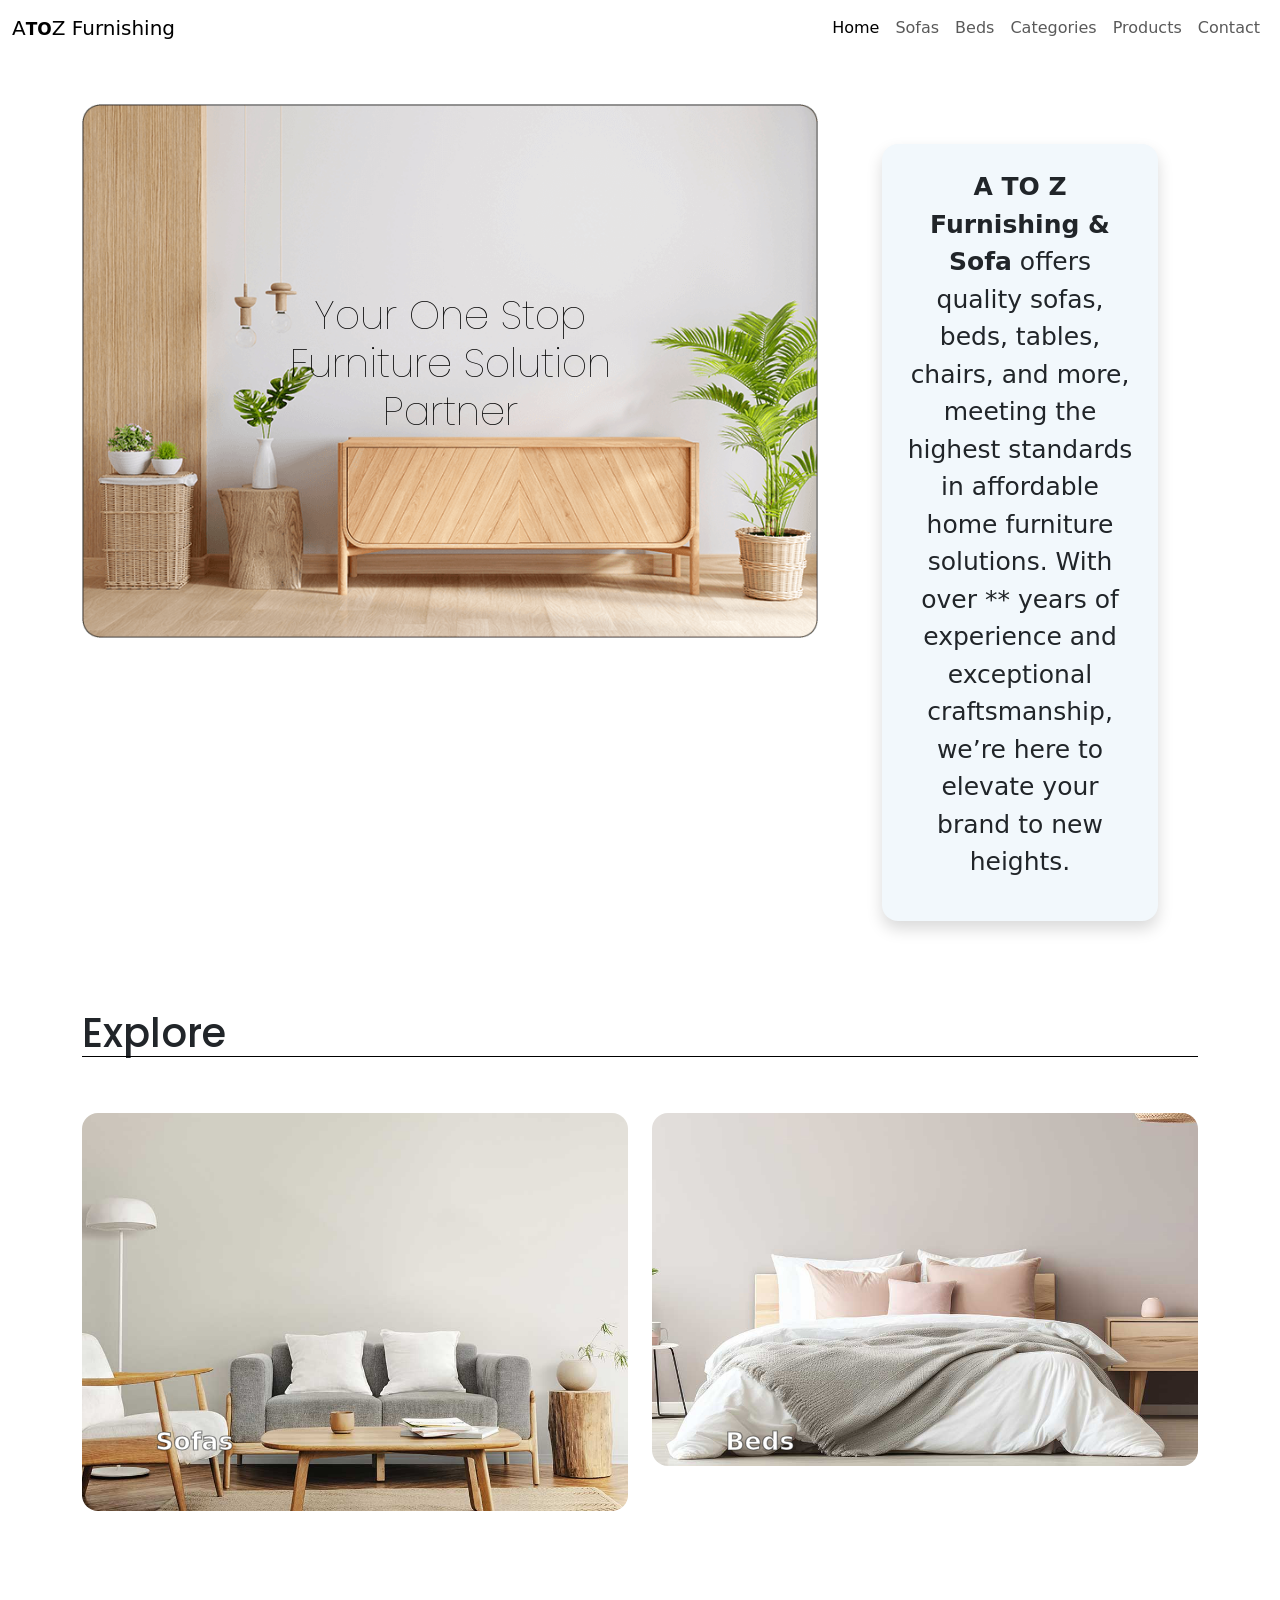
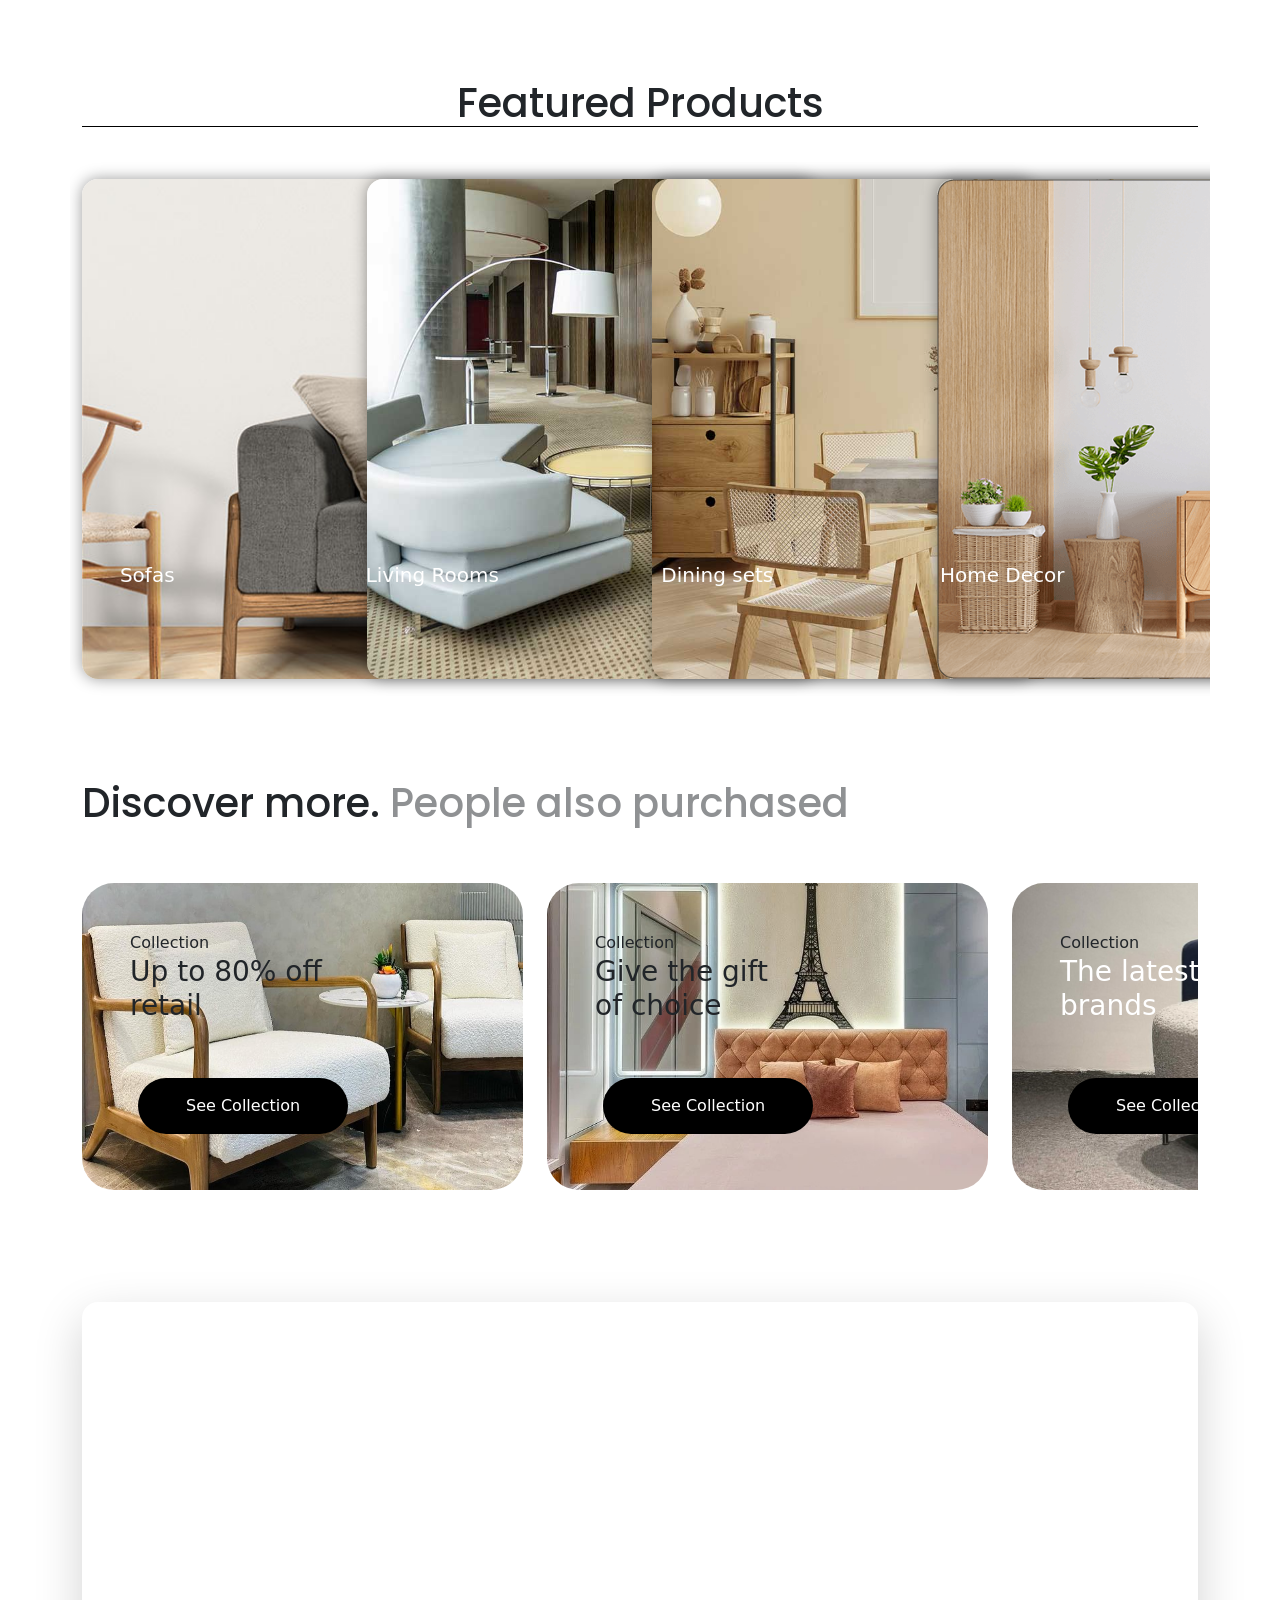
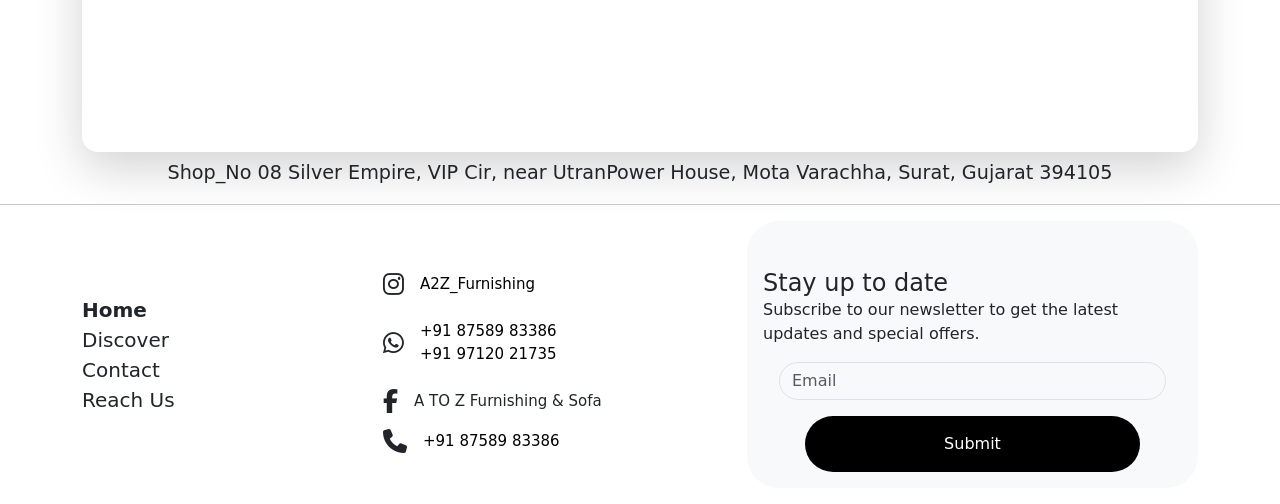
<file: Projects/A2Z_Furnishing/index.html>
<!DOCTYPE html>
<html lang="en">

<head>
  <meta charset="UTF-8">
  <meta name="viewport" content="width=device-width, initial-scale=1.0">
  <title>A2Z Furnishing</title>
  <link rel="shortcut icon" href="assets/images/favicon.png">
  <link rel="stylesheet" href="assets/css/all.min.css">
  <link rel="stylesheet" href="assets/css/style.css">
  <link rel="stylesheet" href="assets/css/bootstrap.min.css">
  <link rel="stylesheet" href="assets/css/media.css">
  <link
      href="https://fonts.googleapis.com/css2?family=Poppins:ital,wght@0,100;0,200;0,300;0,400;0,500;0,600;0,700;0,800;0,900;1,100;1,200;1,300;1,400;1,500;1,600;1,700;1,800;1,900&display=swap"
      rel="stylesheet">
  
</head>

<body>
  <!-- header Start -->
  <header class="position-sticky top-0">
    <nav class="navbar navbar-expand-lg">
      <div class="container-fluid">
        <a class="navbar-brand" href="index.html">A<strong style="font-size: 0.85em;">TO</strong>Z Furnishing</a>
        <button class="navbar-toggler" type="button" data-bs-toggle="collapse" data-bs-target="#navbarNavAltMarkup"
          aria-controls="navbarNavAltMarkup" aria-expanded="false" aria-label="Toggle navigation">
          <span class="navbar-toggler-icon"></span>
        </button>
        <div class="collapse navbar-collapse" id="navbarNavAltMarkup">
          <div class="navbar-nav ms-auto">
            <a class="nav-link active" aria-current="page" href="index.html">Home</a>
            <a class="nav-link" href="cateSofa.html">Sofas</a>
            <a class="nav-link" href="cateBed.html">Beds</a>
            <a class="nav-link" href="explore.html">Categories</a>
            <a class="nav-link" href="#products">Products</a>
            <a class="nav-link" href="#contact">Contact</a>
          </div>
        </div>
      </div>
    </nav>
  </header>
  <!-- header End -->
  <!-- banner start -->
  <section class="banner">
    <div class="container">
      <div class="row my-5">
        <div class="col-xl-8">
          <div class="position-relative">
            <img src="assets/images/h1-slide-01.png" class="img-fluid rounded-4" alt="">
            <div class="bannerContent h1 text-black text-center position-absolute top-50 start-50 z-2 translate-middle">
              <p style="font-weight: 100;">Your One Stop Furniture Solution Partner</p>
            </div>
          </div>
        </div>


        <div class="col-xl-4">
          <div class="bannerQuote text-center rounded-4 shadow p-4">
            <p><strong>A TO Z Furnishing & Sofa</strong> offers quality sofas, beds, tables, chairs, and more, meeting
              the highest
              standards in affordable home furniture solutions. With over ** years of experience and exceptional
              craftsmanship, we’re here to elevate your brand to new heights.</p>
          </div>
        </div>
      </div>
    </div>
  </section>
  <section class="explore">
    <div class="container">
      <p class="heading h1">Explore</p>
      <div class="row">
        <div class="featuredProductExplore col-12 col-lg-6 position-relative">
          <a href="cateSofa.html">
            <div class="exploreImg d-flex justify-content-center">
              <img src="assets/images/explore1.jpg" class="img-fluid rounded-4 my-5 position-relative" alt="">
            </div>
            <div class="exploreContent position-absolute">
              <div class="text-white">Sofas</div>
            </div>
          </a>
        </div>
        <div class="featuredProductExplore col-12 col-lg-6 position-relative">
          <a href="cateBed.html">
            <div class="exploreImg d-flex justify-content-center">
              <img src="assets/images/explore2.jpg" class="img-fluid rounded-4 my-5 position-relative" alt="">
            </div>
            <div class="exploreContent position-absolute">
              <div class="text-white">Beds</div>
            </div>
          </a>
        </div>
      </div>
    </div>
  </section>

  <!-- banner end -->

  <!-- featured start -->
  <section class="featured" id="products">
    <div class="my-5">&nbsp;</div>
    <div class="container overflow-hidden">
      <p class="heading h1 text-center">
        Featured Products
      </p>
      <div class="row my-5 ">
        <div class="col-lg-3 col-12">
          <div class="position-relative z-0 featuredProductExplore">
            <img src="assets/images/fea1.jpg" alt="" draggable="false" class="img-fluid-c rounded-4 my-1  ">
            <div class="position-absolute  text-center text-white h5 z-2 translate-middle"
              style="bottom: 15%; left: 25%;">Sofas</div>
          </div>

        </div>
        <div class="col-lg-3 col-12">
          <div class="position-relative z-1 featuredProductExplore">
            <img src="assets/images/fea2.jpg" alt="" draggable="false" class="img-fluid-c rounded-4 my-1">
            <div class="position-absolute  text-center text-white h5 z-2 translate-middle"
              style="bottom: 15%; left: 25%;">
              Living Rooms</div>
          </div>

        </div>
        <div class="col-lg-3 col-12">
          <div class="position-relative z-2 featuredProductExplore">
            <img src="assets/images/fea3.jpg" alt="" draggable="false" class="img-fluid-c rounded-4 my-1">
            <div class="position-absolute  text-center text-white h5 z-2 translate-middle"
              style="bottom: 15%; left: 25%;">
              Dining sets</div>
          </div>

        </div>
        <div class="col-lg-3 col-12">
          <div class="position-relative z-2 featuredProductExplore">
            <img src="assets/images/h1-slide-01.png" alt="" draggable="false" class="img-fluid-c rounded-4 my-1">
            <div class="position-absolute  text-center text-white h5 z-2 translate-middle"
              style="bottom: 15%; left: 25%;">
              Home Decor</div>
          </div>

        </div>
      </div>
    </div>
  </section>
  <section class="Suggestion my-5">
    <div class="container">
      <div class="row">
        <div class="col-12 mb-5">
          <p class="h1"> Discover more. <span class="opacity-50">People also purchased</span></p>
        </div>
        <div class="row flex-nowrap overflow-auto">
          <div class="col-lg-5 col-10 mb-3">
            <div class="discoverCard rounded-5 p-5 ms-auto"
              style="background-image: url(assets/images/discoverImg1.png); background-size: cover;">
              <span class="font-thin ">Collection</span>
              <p class="h3 ">Up to 80% off <br> retail</p>
              <a href="productDetail.html"
                class="uniButton bg-black text-white p-3 px-5 text-decoration-none rounded-pill d-inline-block mt-5 m-2">
                See Collection
              </a>
            </div>

          </div>
          <div class="col-lg-5 col-10 mb-3">
            <div class="discoverCard rounded-5 p-5 ms-auto"
              style="background-image: url(assets/images/discoverImg2.png); background-size: cover;">
              <span class="font-thin ">Collection</span>
              <p class="h3 ">Give the gift <br> of choice</p>
              <a href="productDetail.html"
                class="uniButton bg-black text-white p-3 px-5 text-decoration-none rounded-pill d-inline-block mt-5 m-2">
                See Collection
              </a>
            </div>

          </div>
          <div class="col-lg-5 col-10 mb-3">
            <div class="discoverCard rounded-5 p-5 ms-auto"
              style="background-image: url(assets/images/discoverImg3.png); background-size: cover;">
              <span class="font-thin ">Collection</span>
              <p class="h3 text-white">The latest from top brands</p>
              <a href="productDetail.html"
                class="uniButton bg-black text-white p-3 px-5 text-decoration-none rounded-pill d-inline-block mt-5 m-2">
                See Collection
              </a>
            </div>

          </div>
          <div class="col-lg-5 col-10 mb-3">
            <div class="discoverCard rounded-5 p-5 ms-auto"
              style="background-image: url(assets/images/discoverImg4.png); background-size: cover;">
              <span class="font-thin ">Collection</span>
              <p class="h3 ">Beauty Collection</p>
              <a href="productDetail.html"
                class="uniButton bg-black text-white p-3 px-5 text-decoration-none rounded-pill d-inline-block mt-5 m-2">
                See Collection
              </a>
            </div>

          </div>
          <div class="col-lg-5 col-10 mb-3">
            <div class="discoverCard rounded-5 p-5 ms-auto"
              style="background-image: url(assets/images/discoverImg5.png); background-size: cover;">
              <span class="font-thin ">Collection</span>
              <p class="h3 ">Up to 80% off <br> retail</p>
              <a href="productDetail.html"
                class="uniButton bg-black text-white p-3 px-5 text-decoration-none rounded-pill d-inline-block mt-5 m-2">
                See Collection
              </a>
            </div>

          </div>
          <div class="col-lg-5 col-10 mb-3">
            <div class="discoverCard rounded-5 p-5 ms-auto"
              style="background-image: url(assets/images/discoverImg6.png); background-size: cover;">
              <span class="font-thin ">Collection</span>
              <p class="h3 text-white">Give the gift <br> of choice</p>
              <a href="productDetail.html"
                class="uniButton bg-black text-white p-3 px-5 text-decoration-none rounded-pill d-inline-block mt-5 m-2">
                See Collection
              </a>
            </div>
          </div>
        </div>
      </div>
  </section>

  <div class="container mt-5" id="contact">
    <div class="reach mt-5">
      <iframe
        src="https://www.google.com/maps/embed?pb=!1m18!1m12!1m3!1d3718.975924310198!2d72.86547670377804!3d21.23280327595858!2m3!1f0!2f0!3f0!3m2!1i1024!2i768!4f13.1!3m3!1m2!1s0x3be04f83af16b021%3A0xf60b122567bad38!2sA%20to%20Z%20FURNISHING%20%26%20SOFA!5e0!3m2!1sen!2sin!4v1743444285754!5m2!1sen!2sin"
        height="450" style="border:0;" allowfullscreen="" referrerpolicy="no-referrer-when-downgrade"
        class="rounded-4 col-12 mt-5 shadow-lg zoomscrollAlt"></iframe>
      <div class="text-center" style="font-size: 1.2rem; font-weight: 400;">Shop_No 08 Silver Empire, VIP Cir, near
        UtranPower House, Mota Varachha, Surat, Gujarat 394105</div>
    </div>
  </div>
  <hr>
  <div class="container">
    <footer>
      <div class="row align-items-center">
        <div class="cages col-lg-3 col-md-6 col-12">
          <ul class="list-unstyled" style="font-size: 20px;">
            <li class="heavyFont">Home</li>
            <li>Discover</li>
            <li>Contact</li>
            <li>Reach Us</li>
          </ul>
        </div>
        <div class="contact col-lg-4 col-md-6 col-12 ">
          <div class="icons justify-content-center d-flex flex-column ">
            <div class="sub-icons d-flex align-items-center"><i class="p-3 d-flex py-2 fa-brands fa-instagram"></i><a
                href="https://www.instagram.com/a__to_z_sofa/" target="_blank'" class="text-decoration-none text-black">
                A2Z_Furnishing</a></div>
            <div class="sub-icons d-flex align-items-center"><i class="p-3 d-flex py-2 fa-brands fa-whatsapp"></i>

              <div class="row my-3">
                <div class="col-12"><a href="https://wa.me/+918758983386" target="_blank"
                    class="text-decoration-none text-black">+91 87589 83386</a></div>

                <div class="col-12"><a href="https://wa.me/+919712021735" target="_blank"
                    class="text-decoration-none text-black">+91 97120 21735</a></div>
              </div>

            </div>
            <div class="sub-icons d-flex align-items-center"> <i class="p-3 d-flex py-2 fa-brands fa-facebook-f"></i>A
              TO Z
              Furnishing & Sofa</div>
            <div class="sub-icons d-flex align-items-center"><i class="p-3 d-flex py-2 fa-solid fa-phone"></i><a
                href="tel:+91 87589 83386" class="text-decoration-none text-black">+91 87589 83386</a></div>
          </div>

        </div>
        <div class="col-lg-5 col-md-12 col-12">
          <div class="rounded-5 p-5 px-3 mb-3 pb-0 bg-light">
            <span class="h4">Stay up to date</span>
            <p class="font-thin">Subscribe to our newsletter to get the latest updates and special offers.
            </p>
            <form>
              <div class="mb-3 px-3">
                <input type="email" class="form-control rounded-pill bg-transparent cursor-disabled"
                  id="exampleFormControlInput1" placeholder="Email" disabled>
              </div>

              <div id="liveAlertPlaceholder" class="mt-2"></div>
              <div class="col d-flex justify-content-center"><a
                  class="rounded-pill text-decoration-none text-center uniButton bg-black text-white p-3 mb-3 cursor-pointer"
                  id="liveAlertBtn" style="width: 80%;">Submit</a></div>
            </form>
          </div>
        </div>
      </div>
    </footer>
  </div>

  <!-- featured end -->

  <script>
    const alertPlaceholder = document.getElementById('liveAlertPlaceholder')
    const appendAlert = (message, type) => {
      const wrapper = document.createElement('div')
      wrapper.innerHTML = [
        `<div class="alert alert-${type} alert-dismissible" role="alert">`,
        `   <div>${message}</div>`,
        '   <button type="button" class="btn-close" data-bs-dismiss="alert" aria-label="Close"></button>',
        '</div>'
      ].join('')

      alertPlaceholder.append(wrapper)
    }

    const alertTrigger = document.getElementById('liveAlertBtn')
    if (alertTrigger) {
      alertTrigger.addEventListener('click', () => {
        appendAlert('Sorry, But this service is not available Right now, Connect at whatsapp', 'warning')
      })
    }
  </script>
  <script src="assets/js/bootstrap.bundle.min.js"></script>
</body>

</html>
</file>
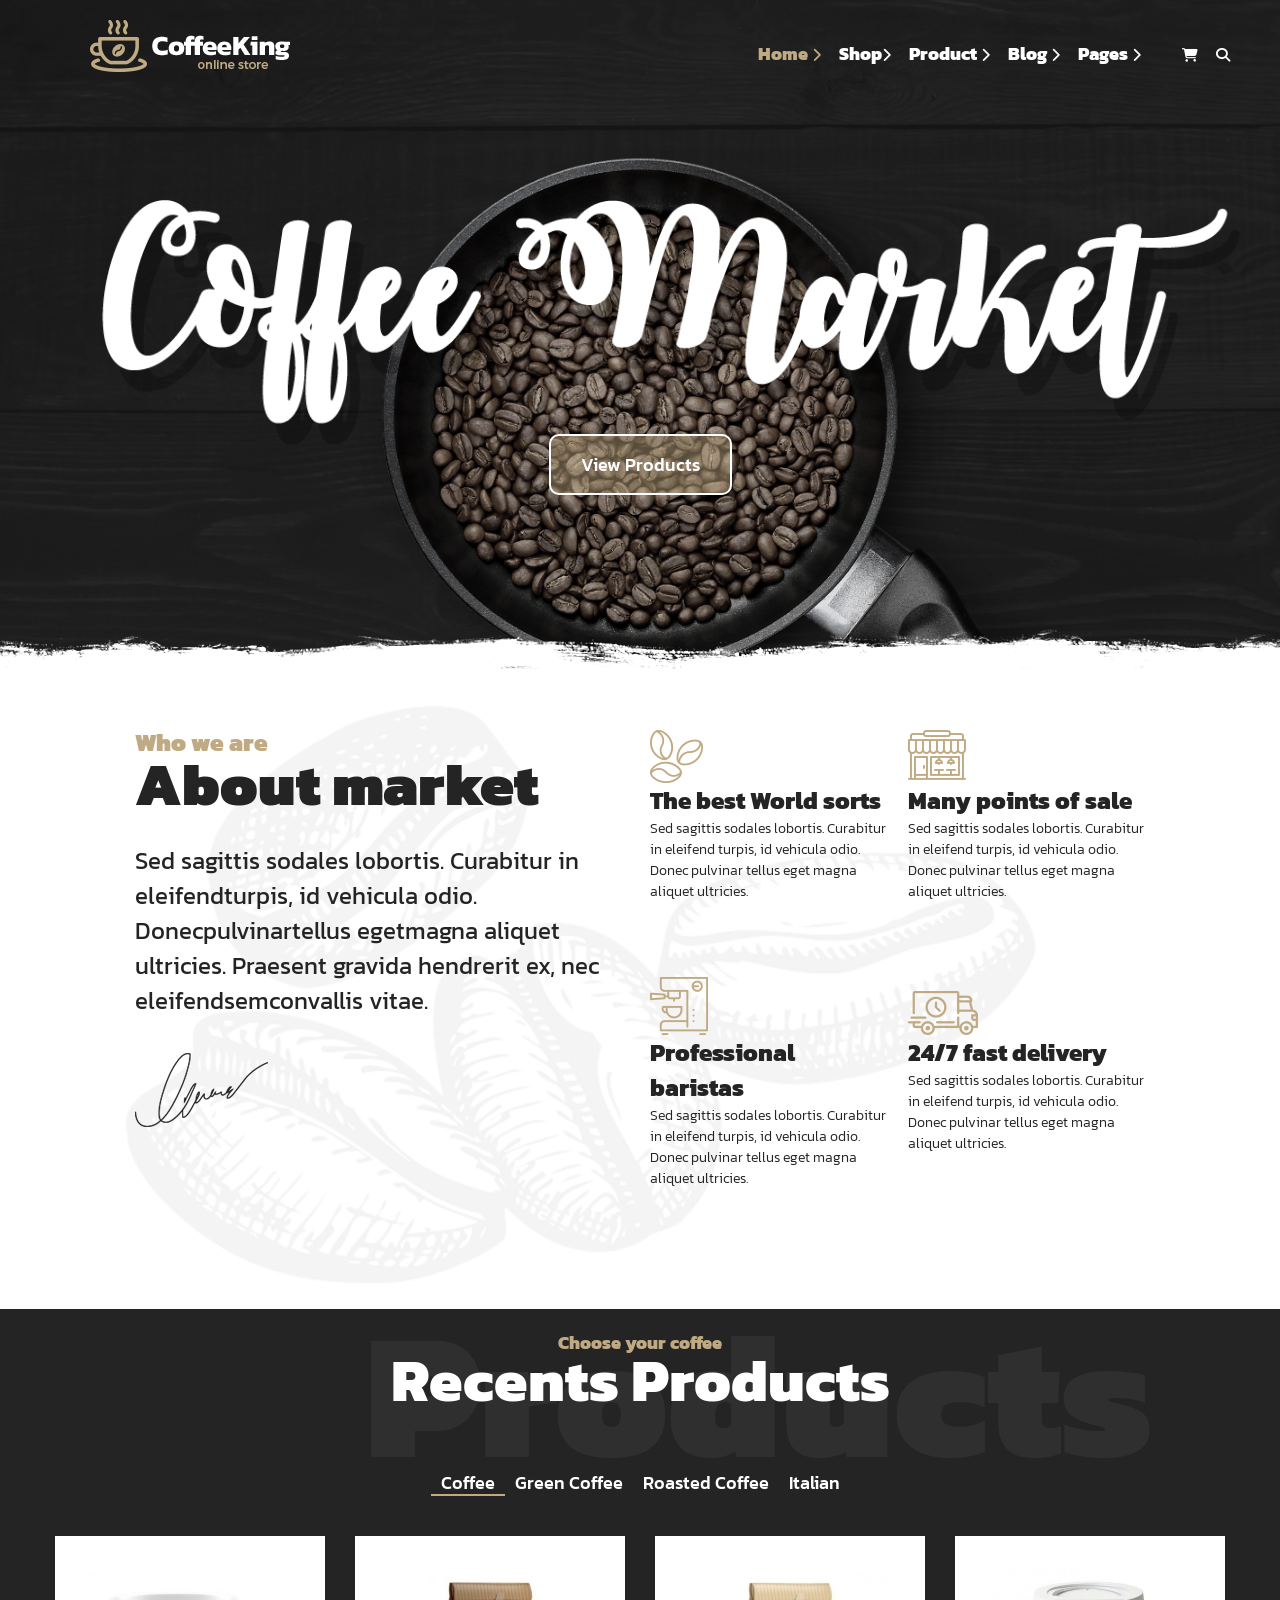
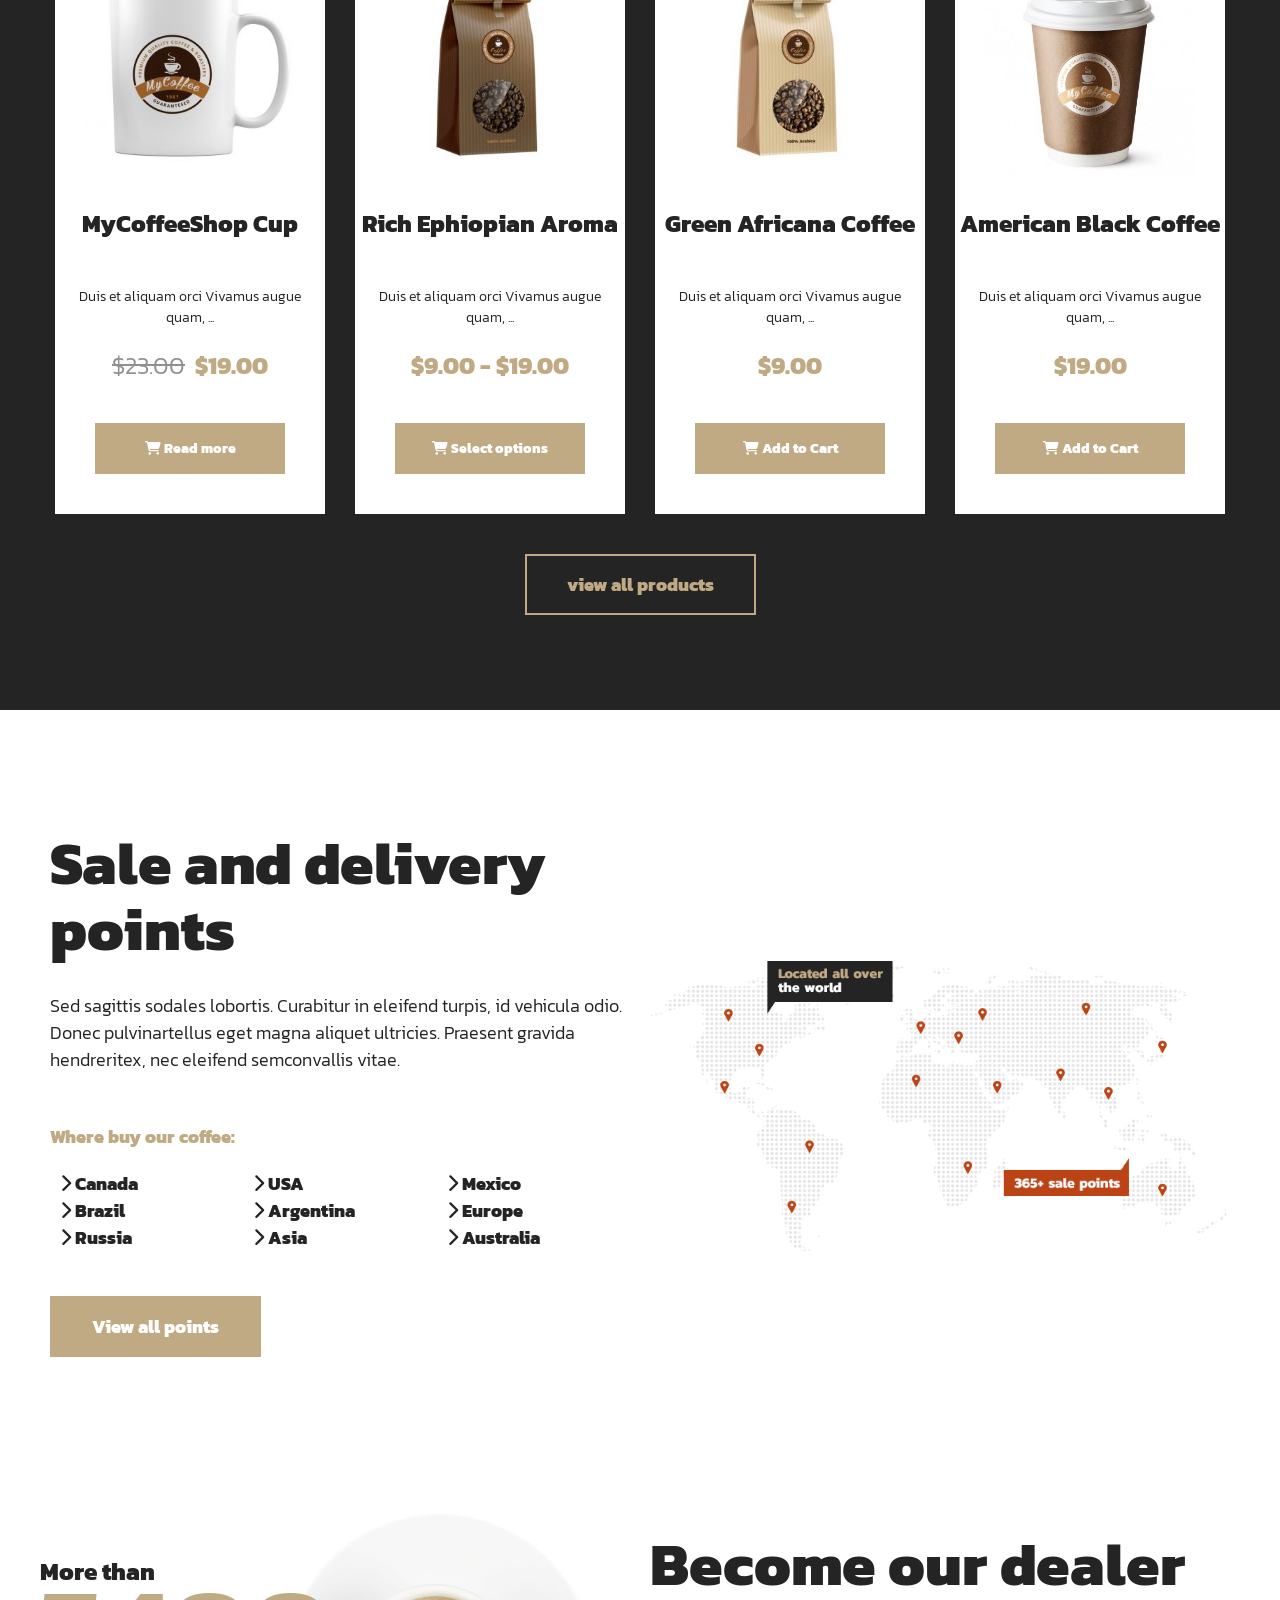
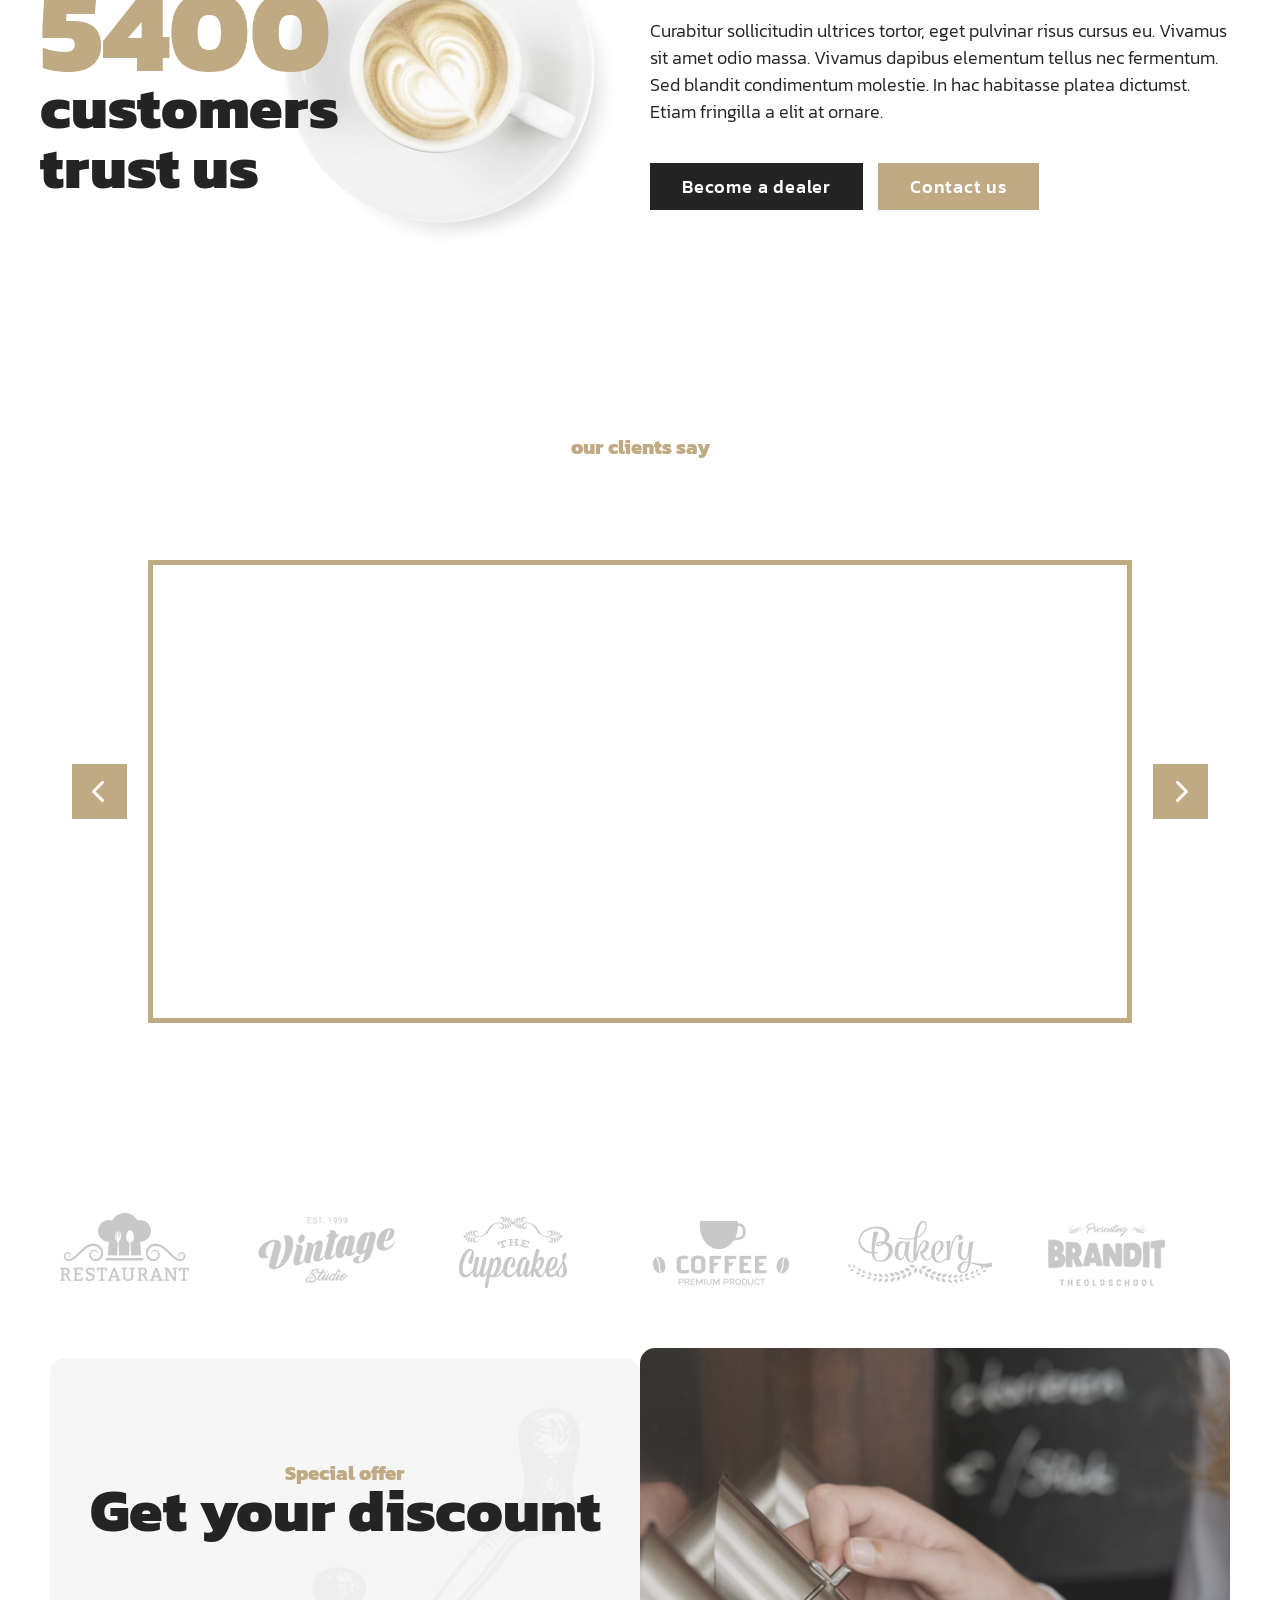
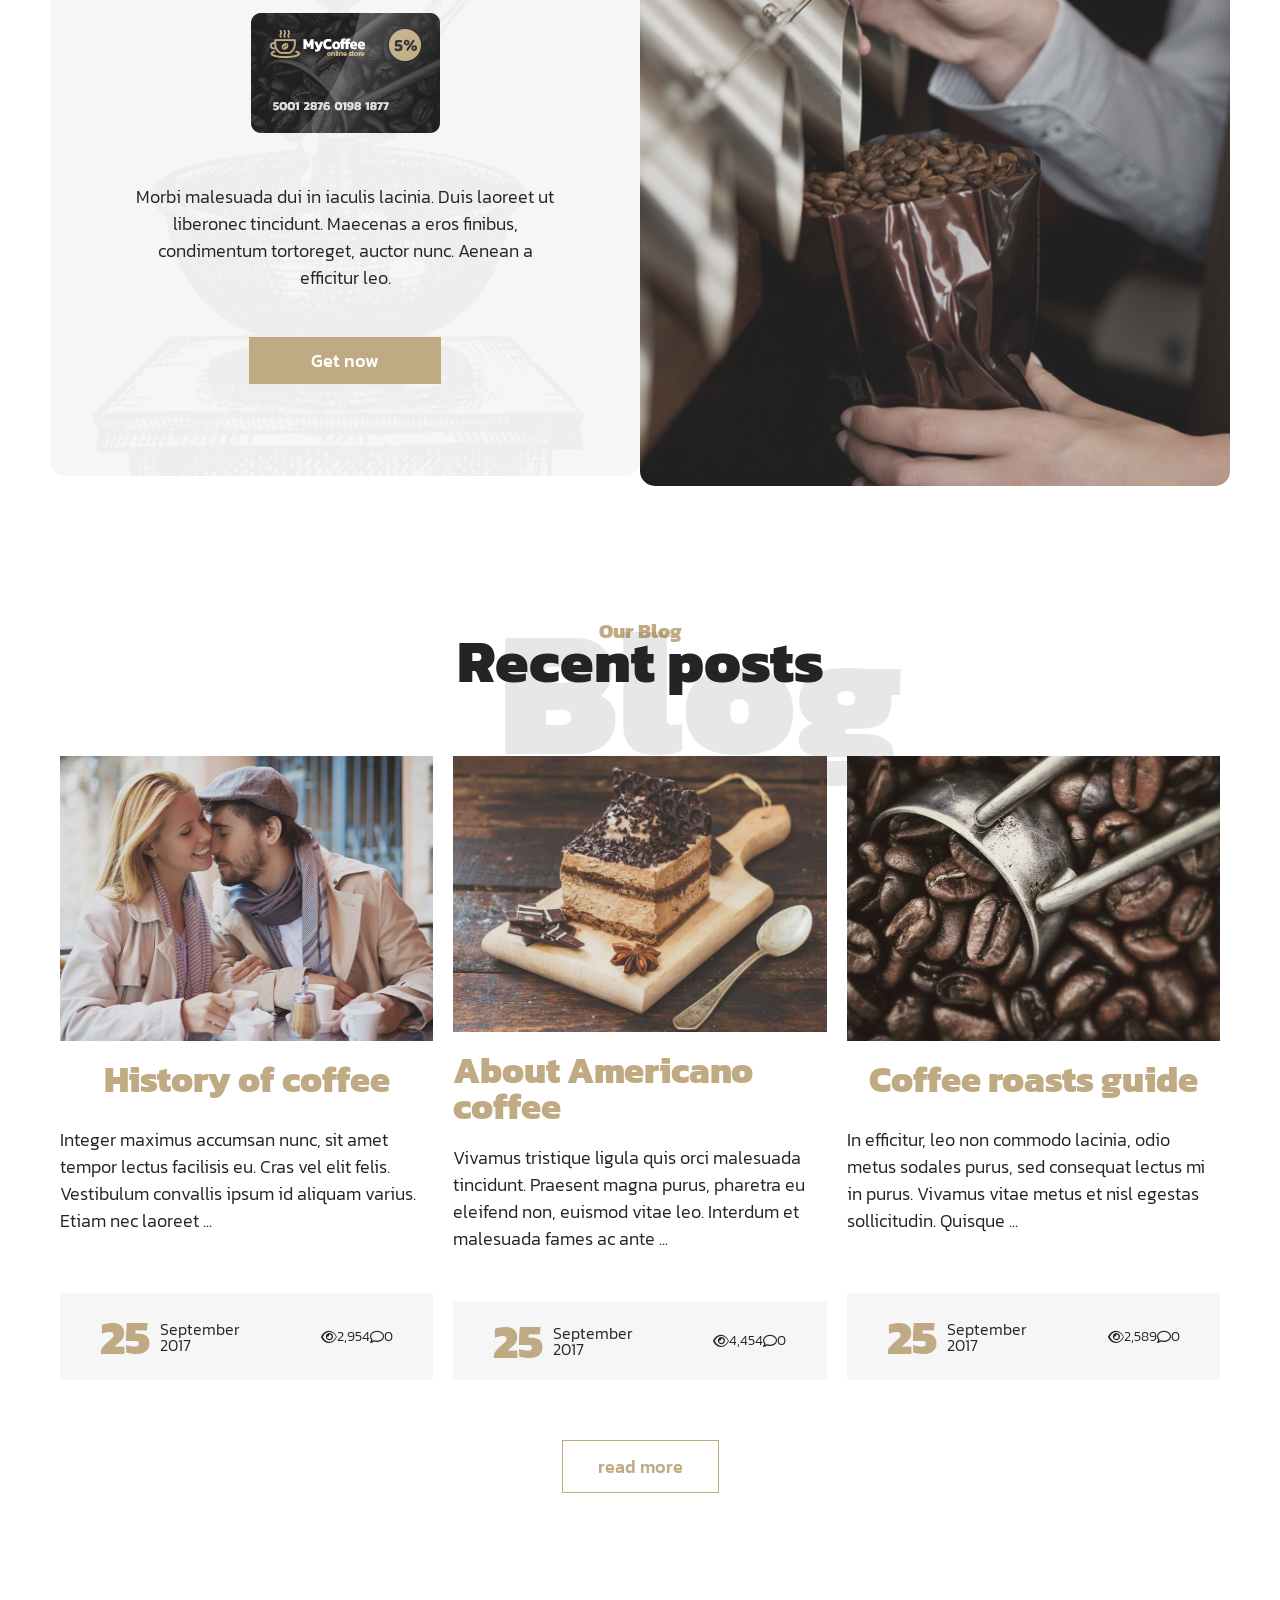
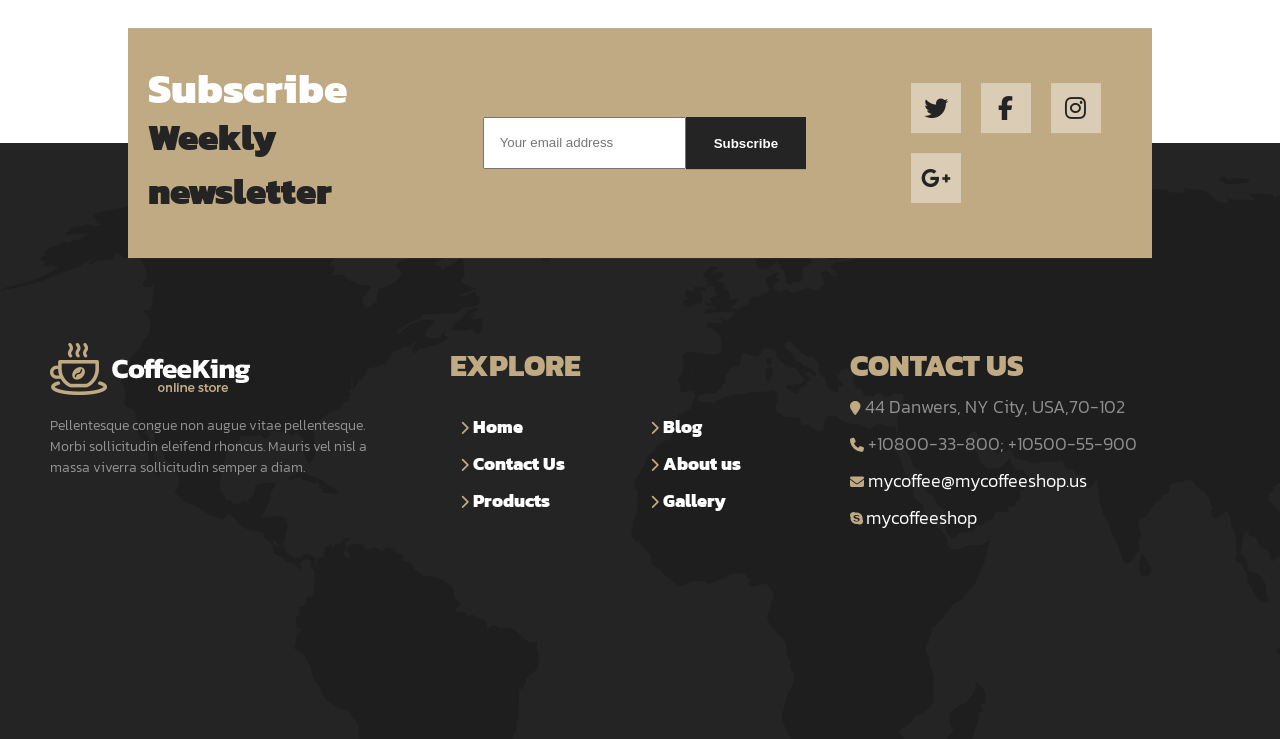
<file: Projects/CoffeeMarket/index.html>
<!DOCTYPE html>
<html lang="en">
 
<head>
    <meta charset="UTF-8">
    <meta name="viewport" content="width=device-width, initial-scale=1.0">
    <title>CoffeeKing</title>
    <link rel="shortcut icon" href="assets/images/favicon.png">
    <link rel="stylesheet" href="assets/css/stylesheet.css">
    <link rel="stylesheet" href="assets/css/all.min.css">
    <link rel="stylesheet" href="assets/css/style.css">
    <link rel="stylesheet" href="assets/css/media.css">
</head>

<body>  
    <!-- header Start -->
    <header>
        <div class="container">
            <div class="row d-flex align-center">
                <div class="col-3">
                    <div class="logo d-flex justify-center"><a href="#"><img src="assets/images/logo.png" alt=""></a>
                    </div>
                </div>
                <div class="menu col-9 d-lg-flex d-none justify-end">
                    <div class="menu">
                        <ul>
                            <li>
                                <a href="#" class="menu-home">Home <i class="fa-solid fa-chevron-right "></i></a>
                                <div class="submenu">
                                    <ul>
                                        <li><a href="#">Coffee Market</a></li>
                                        <li><a href="#">Light Version</a></li>
                                        <li><a href="#">Coffee Shop dark</a></li>
                                        <li><a href="#">Coffee Cup Waves</a></li>
                                    </ul>
                                </div>
                            </li>
                            <li>
                                <a href="#">Shop<i class="fa-solid fa-chevron-right "></i></a>
                                <div class="submenu">
                                    <ul>
                                        <li><a href="#">About Us</a></li>
                                        <li><a href="#">Delivery</a></li>
                                        <li><a href="#">Events</a></li>
                                        <li><a href="#">Special Offer</a></li>
                                        <li><a href="#">Testimonals</a></li>
                                        <li><a href="#">Team</a></li>
                                        <li><a href="#">FAQ</a></li>
                                    </ul>
                                </div>
                            </li>
                            <li>
                                <a href="#">Product <i class="fa-solid fa-chevron-right "></i></a>
                                <div class="submenu">
                                    <ul>
                                        <li><a href="#">Shop</a></li>
                                        <li><a href="#">Cart</a></li>
                                        <li><a href="#">Checkout</a></li>
                                        <li><a href="#">My Account</a></li>
                                    </ul>
                                </div>
                            </li>
                            <li>
                                <a href="#">Blog <i class="fa-solid fa-chevron-right "></i></a>
                                <div class="submenu">
                                    <ul>
                                        <li><a href="#">Blog </a></li>
                                        <li><a href="#">Blog Two-Column</a></li>
                                        <li><a href="#">Blog Three-Column</a></li>
                                    </ul>

                            </li>
                            <li>
                                <a href="#">Pages <i class="fa-solid fa-chevron-right "></i></a>
                                <div class="submenu">
                                    <ul>
                                        <li><a href="#">About</a></li>
                                        <li><a href="#">Contact</a></li>
                                        <li><a href="#">FAQ</a></li>
                                        <li><a href="#">Error</a></li>
                                    </ul>

                            </li>
                            <li><a href="#"><i class="fa-solid fa-shopping-cart"></i></a></li>
                            <li><a href="#"><i class="fa-solid fa-magnifying-glass"></i></a></li>
                        </ul>
                    </div>
                </div>
                <div class="col-9 d-lg-none d-flex justify-end">
                    <div class="toggle-menu">
                        <i class="fa-solid fa-bars"></i> 
                    </div>
                </div>
            </div>

        </div>
    </header> 
    <!--Header End -->
    <!-- Banner Start -->
    <section class="banner">
        <div class="container">
            <div class="row">
                <div class="banner-content">
                    <img src="assets/images/coffeeMarket.png" alt="">
                    <a href="#">View Products</a>
                </div>
            </div>
        </div>
    </section>
    <!-- Banner End -->
    <!-- about Start -->

    <section class="about-main">

        <div class="row">
            <div class="container-fluid">
                <div class="about d-flex">
                    <div class="col-12 col-lg-6">
                        <span>Who we are</span>
                        <h2>About market</h2>
                        <p>Sed sagittis sodales lobortis. Curabitur in eleifendturpis, id vehicula odio.
                            Donecpulvinartellus egetmagna aliquet ultricies. Praesent gravida hendrerit ex, nec
                            eleifendsemconvallis vitae.</p>
                        <img src="assets/images/sign-1.png" alt="">

                    </div>
                    <div class="col-12 col-md-6 col-lg-3">
                        <div class="about-content">
                            <img src="assets/images/about-icon-1.png" alt="">
                            <h4>The best World sorts</h4>
                            <p>Sed sagittis sodales lobortis. Curabitur in eleifend turpis, id vehicula odio. Donec
                                pulvinar tellus eget magna aliquet ultricies.
                            </p>
                        </div>
                        <div class="about-content">
                            <img src="assets/images/about-icon-3.png" alt="">
                            <h4>Professional baristas</h4>
                            <p>Sed sagittis sodales lobortis. Curabitur in eleifend turpis, id vehicula odio. Donec
                                pulvinar tellus eget magna aliquet ultricies.
                            </p>
                        </div>
                    </div>
                    <div class="col-12 col-md-6 col-lg-3">
                        <div class="about-content">
                            <img src="assets/images/about-icon-2.png" alt="">
                            <h4>Many points of sale</h4>
                            <p>Sed sagittis sodales lobortis. Curabitur in eleifend turpis, id vehicula odio. Donec
                                pulvinar tellus eget magna aliquet ultricies.
                            </p>
                        </div>
                        <div class="about-content">
                            <img src="assets/images/about-icon-4.png" alt="">
                            <h4>24/7 fast delivery</h4>
                            <p>Sed sagittis sodales lobortis. Curabitur in eleifend turpis, id vehicula odio. Donec
                                pulvinar tellus eget magna aliquet ultricies.
                            </p>
                        </div>
                    </div>
                </div>
            </div>
        </div>
    </section>

    <!-- about End -->
    <!-- Products Start -->

    <section class="products d-flex">
        <div class="container">
            <div class="col-12">
                <span class="head-bgeffect d-flex">Products</span>
                <h5 class="d-flex justify-center">Choose your coffee</h5>
                <h2 class="d-flex justify-center">Recents Products</h2>
                <ul class="d-flex justify-center">
                    <li><a href="#">Coffee</a></li>
                    <li><a href="#">Green Coffee</a></li>
                    <li><a href="#">Roasted Coffee</a></li>
                    <li><a href="#">Italian</a></li>
                </ul>
            </div>

            <div class="products-card-head ">
                <div class="container d-flex justify-center">
                    <div class="col-12 col-sm-6 col-lg-4 col-xl-3">
                        <div class="products-cards d-flex justify-center">
                            <img src="assets/images/coffee_item1.jpg" alt="" class="d-flex justify-center" >
                            <h5>MyCoffeeShop Cup</h5>
                            <p>Duis et aliquam orci Vivamus augue quam, ...</p>
                            <span>$23.00</span>
                            $19.00
                            <a href="#"><i class="fa-solid fa-shopping-cart"></i> Read more</a>
                        </div>
                    </div>
                    <div class="col-12 col-sm-6 col-lg-4 col-xl-3">
                        <div class="products-cards d-flex justify-center">
                            <img src="assets/images/coffee_item3.jpg" alt="" class="d-flex justify-center">
                            <h5>Rich Ephiopian Aroma</h5>
                            <p>Duis et aliquam orci Vivamus augue quam, ...</p>
                            $9.00 - $19.00
                            <a href="#"><i class="fa-solid fa-shopping-cart"></i> Select options</a>
                        </div>
                    </div>
                    <div class="col-12 col-sm-6 col-lg-4 col-xl-3">
                        <div class="products-cards d-flex justify-center">
                            <img src="assets/images/coffee_item2.jpg" alt="" class="d-flex justify-center">
                            <h5>Green Africana Coffee</h5>
                            <p>Duis et aliquam orci Vivamus augue quam, ...</p>$9.00
                            <a href="#"><i class="fa-solid fa-shopping-cart"></i> Add to Cart</a>
                        </div>
                    </div>
                    <div class="col-12 col-sm-6 col-lg-4 col-xl-3">
                        <div class="products-cards d-flex justify-center">
                            <img src="assets/images/coffee_item4.jpg" alt="" class="d-flex justify-center">
                            <h5>American Black Coffee</h5>
                            <p>Duis et aliquam orci Vivamus augue quam, ...</p>
                            $19.00
                            <a href="#"><i class="fa-solid fa-shopping-cart"></i> Add to Cart</a>
                        </div>
                    </div>
                </div>
            </div>

            <div class="col-12 products-viewall d-flex justify-center"><a href="#">view all products</a></div>
        </div>
    </section>

    <!-- product end -->
    <!-- delivery Start -->

    <section class="delivery">
        <div class="container">
            <div class="row">
                <div class="col-12 col-md-8 col-lg-6">
                    <h3>Sale and delivery points</h3>
                    <p>Sed sagittis sodales lobortis. Curabitur in eleifend turpis, id vehicula odio. Donec
                        pulvinartellus eget magna aliquet ultricies. Praesent gravida hendreritex, nec eleifend
                        semconvallis vitae.</p>
                    <h4>Where buy our coffee:</h4>
                    <div class="d-flex">
                        <div class="col-4 d-flex">
                            <ul class="">
                                <li><a href="#"><i class="fa-solid fa-chevron-right"></i> Canada</a></li>
                                <li><a href="#"><i class="fa-solid fa-chevron-right"></i> Brazil</a> </li>
                                <li><a href="#"><i class="fa-solid fa-chevron-right"></i> Russia</a></li>
                            </ul>
                        </div>
                        <div class="col-4 d-flex">
                            <ul class="">
                                <li><a href="#"><i class="fa-solid fa-chevron-right"></i> USA</a></li>
                                <li><a href="#"><i class="fa-solid fa-chevron-right"></i> Argentina</a></li>
                                <li><a href="#"><i class="fa-solid fa-chevron-right"></i> Asia</a></li>
                            </ul>
                        </div>
                        <div class="col-4 d-flex">
                            <ul class="">
                                <li><a href="#"><i class="fa-solid fa-chevron-right"></i> Mexico</a></li>
                                <li><a href="#"><i class="fa-solid fa-chevron-right"></i> Europe</a></li>
                                <li><a href="#"><i class="fa-solid fa-chevron-right"></i> Australia</a></li>
                            </ul>
                        </div>
                    </div>
                    <div class="delivery-viewall d-flex"><a href="#">View all points</a></div>
                </div>  
                <div class="col-12 col-md-4 col-lg-6 d-none align-center delivery-img ">
                    <img src="assets/images/delivery-map.png" alt="">
                </div>
            </div>
        </div>
    </section>
    
    <!-- delivery end -->
    <!-- dealership start -->

    <section class="dealership">
        <div class="container">
            <div class="row">
                <div class="col-12 col-md-6 dealership-img">
                    More than
                    <h2>5400</h2>
                    <h3>customers <br> trust us</h3>
                </div>
                <div class="col-12 col-md-6 dealership-content d-flex align-center">
                    <h3>Become our dealer</h3>
                    <p>Curabitur sollicitudin ultrices tortor, eget pulvinar risus cursus eu. Vivamus sit amet odio
                        massa. Vivamus dapibus elementum tellus nec fermentum. Sed blandit condimentum molestie. In hac
                        habitasse platea dictumst. Etiam fringilla a elit at ornare.</p>
                    <a href="#" class="but-1">Become a dealer</a>
                    <div><a href="#" class="p-b-button">Contact us</a></div>
                </div>
            </div>
        </div>
    </section>

    <!-- dealership end -->
    <!-- Testimonals start -->

    <section class="testimonials d-flex" data-speed="0.2">
        <div class="container">
            <div class="row">
                <div class="col-12">
                    <div class="testimonial-head">
                        <h5 class="d-flex justify-center">our clients say</h5>
                        <h2 class="d-flex justify-center">Testimonals</h2>
                    </div>
                </div>
                <div class="col-12 d-flex">
                    <div class="col-1 arrowslider d-flex justify-center align-center"><a href="#"><i class="fa-solid fa-chevron-left"></i></a></div>
                    <div class="col-12 col-lg-10 testimonial-card">
                        <h5>Anastasia Stone</h5>
                        <span>barista</span>
                        <p>Nullam orci dui, dictum et magna sollicitudin, tempor blandit erat. Maecenas suscipit tellus
                            sit amet augue placerat fringilla a id lacus. Fusce tincidunt in leo lacinia condimentum.
                            Maecenas suscipit tellus sit amet augue placerat fringilla a id lacus.</p>
                        <i class="fa-solid fa-quote-right"></i>
                    </div>
                    <div class="col-1 arrowslider d-flex justify-center align-center"><a href="#"><i
                                class="fa-solid fa-chevron-right"></i></a></div>
                </div>
                <div class="col-12"></div>
            </div>
        </div>
    </section>

    <!-- Testimonals end -->
    <!-- discount start -->

    <section class="discount">
        <div class="container">
            <div class="row"> 
                <div class="col-12 d-flex">
                    <div class="col-2"><img src="assets/images/restaurants-discount.png" alt=""></div>
                    <div class="col-2"><img src="assets/images/vintage-discount.png" alt=""></div>
                    <div class="col-2"><img src="assets/images/cupcake-discount.png" alt=""></div>
                    <div class="col-2"><img src="assets/images/coffe_logo2-discount.png" alt=""></div>
                    <div class="col-2"><img src="assets/images/bakery-discount.png" alt=""></div>
                    <div class="col-2"><img src="assets/images/brandit-discount.png" alt=""></div>
                </div>
                <div class="col-12 d-flex discount-main">
                    <div class="col-12 col-sm-9 col-md-8 col-lg-6 discount-content">
                        <h5>Special offer</h5>
                        <h2>Get your discount</h2>
                        <img src="assets/images/info-card.png" alt="" class="d-flex">
                        <p>Morbi malesuada dui in iaculis lacinia. Duis laoreet ut liberonec tincidunt. Maecenas a eros
                            finibus, condimentum tortoreget, auctor nunc. Aenean a efficitur leo.</p>
                        <div><a href="#" class="">Get now</a></div>
                    </div>
                    <div class="col-sm-3 col-md-4 col-lg-6 discount-image"></div>
                </div>
            </div>
        </div>

    </section>

    <!-- discount end -->
    <!-- blog start -->

    <section class="blog">
        <div class="container">
            <div class="row"> 
                <div class="col-12 blog-title">
                    <span class="head-bgeffect d-flex">Blog</span>
                    <h5 class="d-flex justify-center">Our Blog</h5>
                    <h2 class="d-flex justify-center">Recent posts</h2>
                </div>
                <div class="col-12 blog-card d-flex">
                    <div class="col-12 col-md-6 col-lg-4 d-flex justify-center">
                        <a href="#" class="overflow-hidden"> <img src="assets/images/blog1-770x570.jpg" alt=""></a>
                        <h3>History of coffee</h3>
                        <p>Integer maximus accumsan nunc, sit amet tempor lectus facilisis eu. Cras vel elit felis.
                            Vestibulum convallis ipsum id aliquam varius. Etiam nec laoreet ...</p>
                        <div class="info d-flex justify-between align-center">
                            <div class="date d-flex align-center">
                                <a href="#">
                                    <h4>25</h4>
                                    September <br> 2017
                                </a>
                            </div>
                            <div class="view-comment">
                                <a href="#">
                                    <i class="fa-regular fa-eye"></i> 2,954
                                    <i class="fa-regular fa-comment"></i> 0
                                </a>
                            </div>
                        </div>
                    </div>
                    <div class="col-12 col-md-6 col-lg-4 d-flex justify-center">
                        <a href="#" class="overflow-hidden"><img src="assets/images/blog2-770x570.jpg" alt=""></a>
                        <h3>About Americano coffee</h3>
                        <p>Vivamus tristique ligula quis orci malesuada tincidunt. Praesent magna purus, pharetra eu
                            eleifend non, euismod vitae leo. Interdum et malesuada fames ac ante ...</p>
                        <div class="info d-flex justify-between align-center">
                            <div class="date d-flex align-center">
                                <a href="#">
                                    <h4>25</h4>
                                    September <br> 2017
                                </a>
                            </div>
                            <div class="view-comment">
                                <a href="#">
                                    <i class="fa-regular fa-eye"></i>4,454
                                    <i class="fa-regular fa-comment"></i>0
                                </a>
                            </div>
                        </div>
                    </div>
                    <div class="col-12 col-md-6 col-lg-4 d-flex justify-center">
                        <a href="#" class="overflow-hidden"><img src="assets/images/blog3-770x570.jpg" alt=""></a>
                        <h3>Coffee roasts guide</h3>
                        <p>In efficitur, leo non commodo lacinia, odio metus sodales purus, sed consequat lectus mi in
                            purus. Vivamus vitae metus et nisl egestas sollicitudin. Quisque ...</p>
                        <div class="info d-flex justify-between align-center">
                            <div class="date d-flex align-center">
                                <a href="#">
                                    <h4>25</h4>
                                    September <br> 2017
                                </a>
                            </div>
                            <div class="view-comment">
                                <a href="#">
                                    <i class="fa-regular fa-eye"></i>2,589 
                                    <i class="fa-regular fa-comment"> </i> 0
                                </a>
                            </div>
                        </div>
                    </div>
                </div>
                <div class="col-12 blog-readmore d-flex justify-center">
                    <a href="#">read more</a>
                </div>
            </div>
        </div>
    </section>

    <!-- blog end -->
    <!-- footer start -->

    <section class="subscribe">
        <div class="container">
            <div class="row">
                <div class="col-12 d-flex align-center">
                    <div class="col-12  col-md-5 col-lg-4 subscribe-content">
                        <h3>Subscribe</h3>Weekly newsletter
                    </div>
                    <div class="col-12 col-md-7 col-lg-5 col-xxl-4 subscribe-form d-flex align-center">
                        <form class="d-flex">
                            <input type="text" placeholder="Your email address">
                            <button>Subscribe</button>
                        </form>
                    </div>
                    <div class="col-12 col-lg-3 col-xxl-4 subscribe-contact">
                        <ul class="d-flex">
                            <li>
                                <div class="subs-app-icon d-flex align-center justify-center"><i class="fa-brands fa-twitter"></i><a href="#"></a></div>
                            </li>
                            <li>
                                <div class="subs-app-icon d-flex align-center justify-center"><i class="fa-brands fa-facebook-f"></i><a href="#"></a></div>
                            </li>
                            <li>
                                <div class="subs-app-icon d-flex align-center justify-center"><i class="fa-brands fa-instagram"></i><a href="#"></a></div>
                            </li>
                            <li>
                                <div class="subs-app-icon d-flex align-center justify-center"><i class="fa-brands fa-google-plus-g"></i><a href="#"></a></div>
                            </li>
                        </ul>
                    </div>
                </div>
            </div>
        </div>
    </section>
    <section>
        <footer class="footer">
            <div class="container">
                <div class="row d-flex justify-center">
                    <div class="col-12 col-sm-12 col-md-12 col-lg-12 col-xl-4 col-xxl-4  footer-logo">
                        <img src="assets/images/logo.png" alt="">
                        <div class="footer-content">

                            <p>Pellentesque congue non augue vitae pellentesque. Morbi sollicitudin eleifend rhoncus.
                                Mauris vel nisl a massa viverra sollicitudin semper a diam.</p>
                        </div>
                    </div>
                    <div class="col-12 col-sm-6 col-xl-4 footer-explore">
                        <h2>EXPLORE </h2>
                        <div class="d-flex">
                            <div class="col-6 d-flex">
                                <ul class="">
                                    <li><a href="#"><i class="fa-solid fa-chevron-right"></i> Home</a></li>
                                    <li><a href="#"><i class="fa-solid fa-chevron-right"></i> Contact Us</a></li>
                                    <li><a href="#"><i class="fa-solid fa-chevron-right"></i> Products</a></li>
                                </ul>
                            </div>
                            <div class="col-6 d-flex">
                                <ul class="">
                                    <li><a href="#"><i class="fa-solid fa-chevron-right"></i> Blog</a></li>
                                    <li><a href="#"><i class="fa-solid fa-chevron-right"></i> About us</a></li>
                                    <li><a href="#"><i class="fa-solid fa-chevron-right"></i> Gallery</a></li>
                                </ul>
                            </div>
                        </div>
                    </div>
                    <div class="col-12 col-sm-6 col-xl-4 d-flex">
                        <div class="footer-contact">
                            <h2>CONTACT US</h2>
                            <ul>
                                <li><i class="fa-solid fa-map-marker"></i> 44 Danwers, NY City, USA,70-102</li>
                                <li><i class="fa-solid fa-phone"></i> +10800-33-800; +10500-55-900</li>
                                <li><a href="#"><i class="fa-solid fa-envelope"></i> mycoffee@mycoffeeshop.us</a></li>
                                <li><a href="#"><i class="fa-brands fa-skype"></i> mycoffeeshop</a></li>
                            </ul>
                        </div>
                    </div>
                </div>
            </div>

        </footer>
    </section>
</body>

</html>
</file>
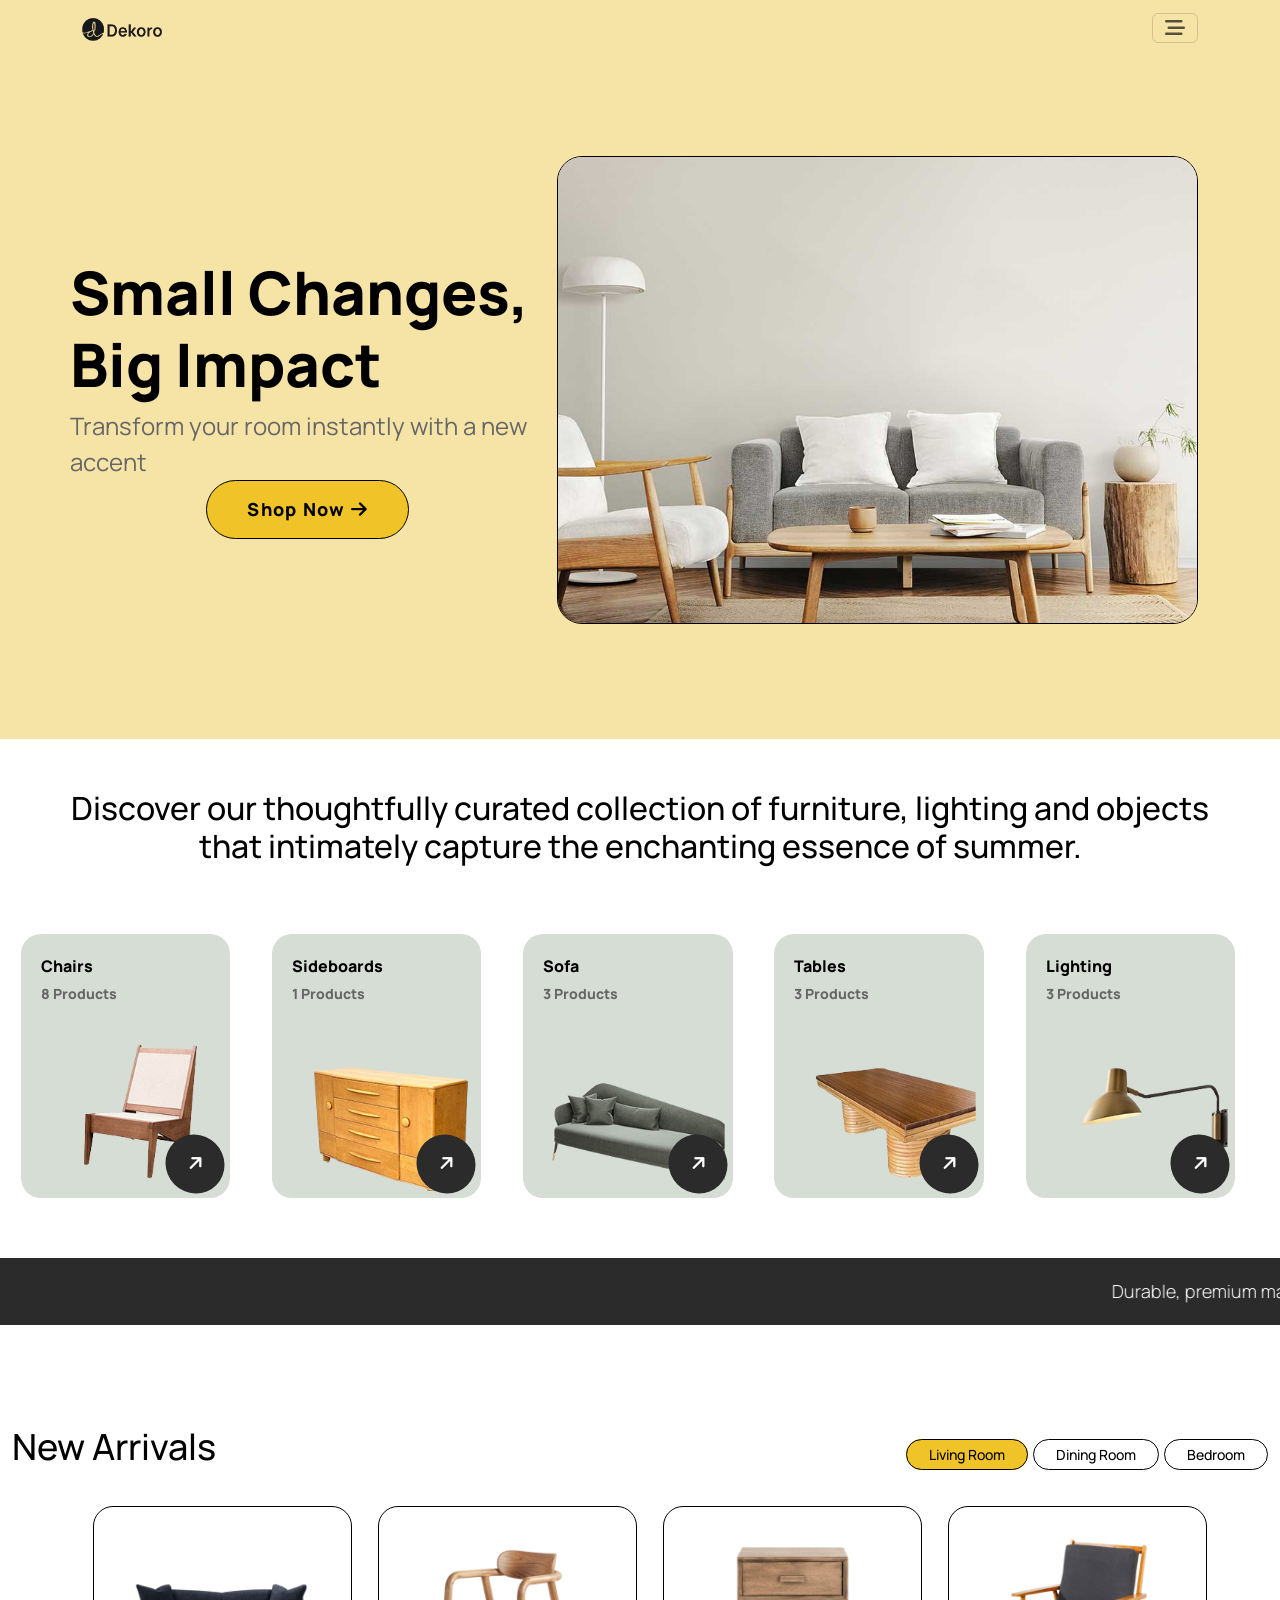
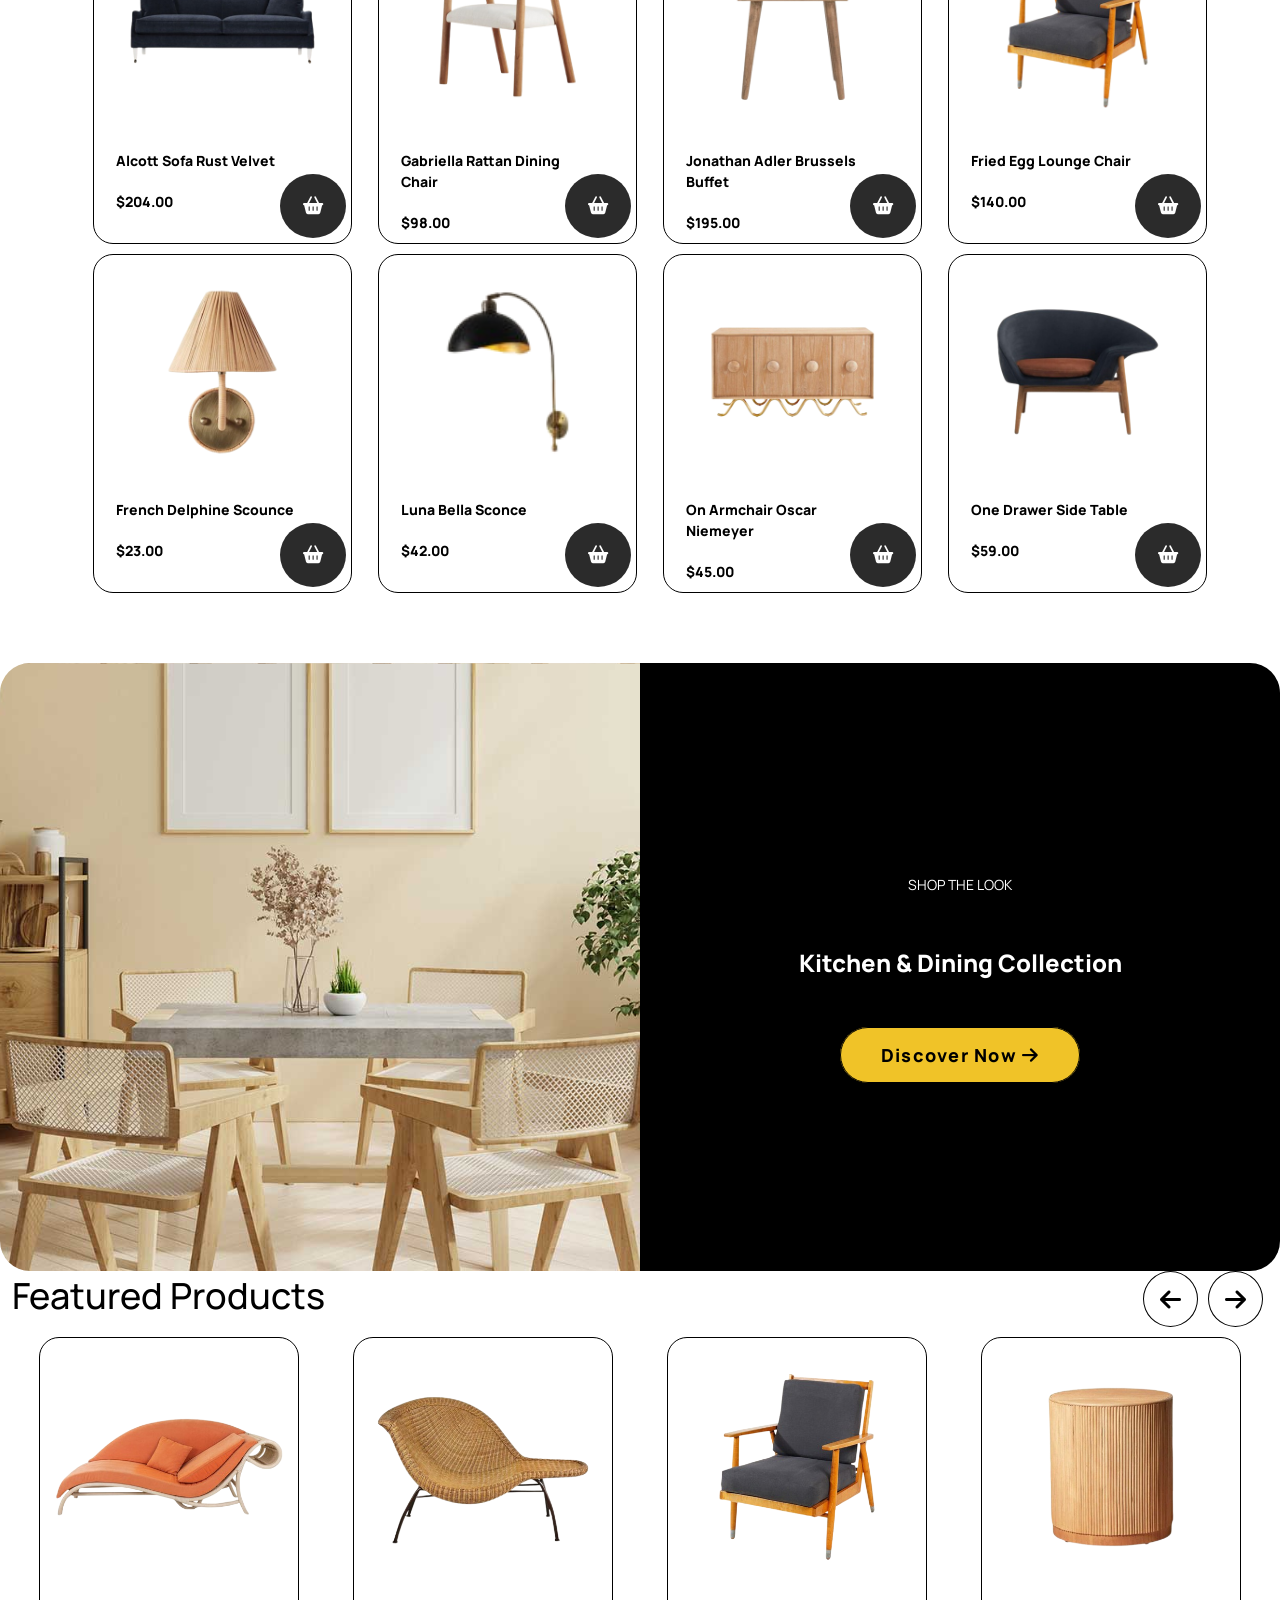
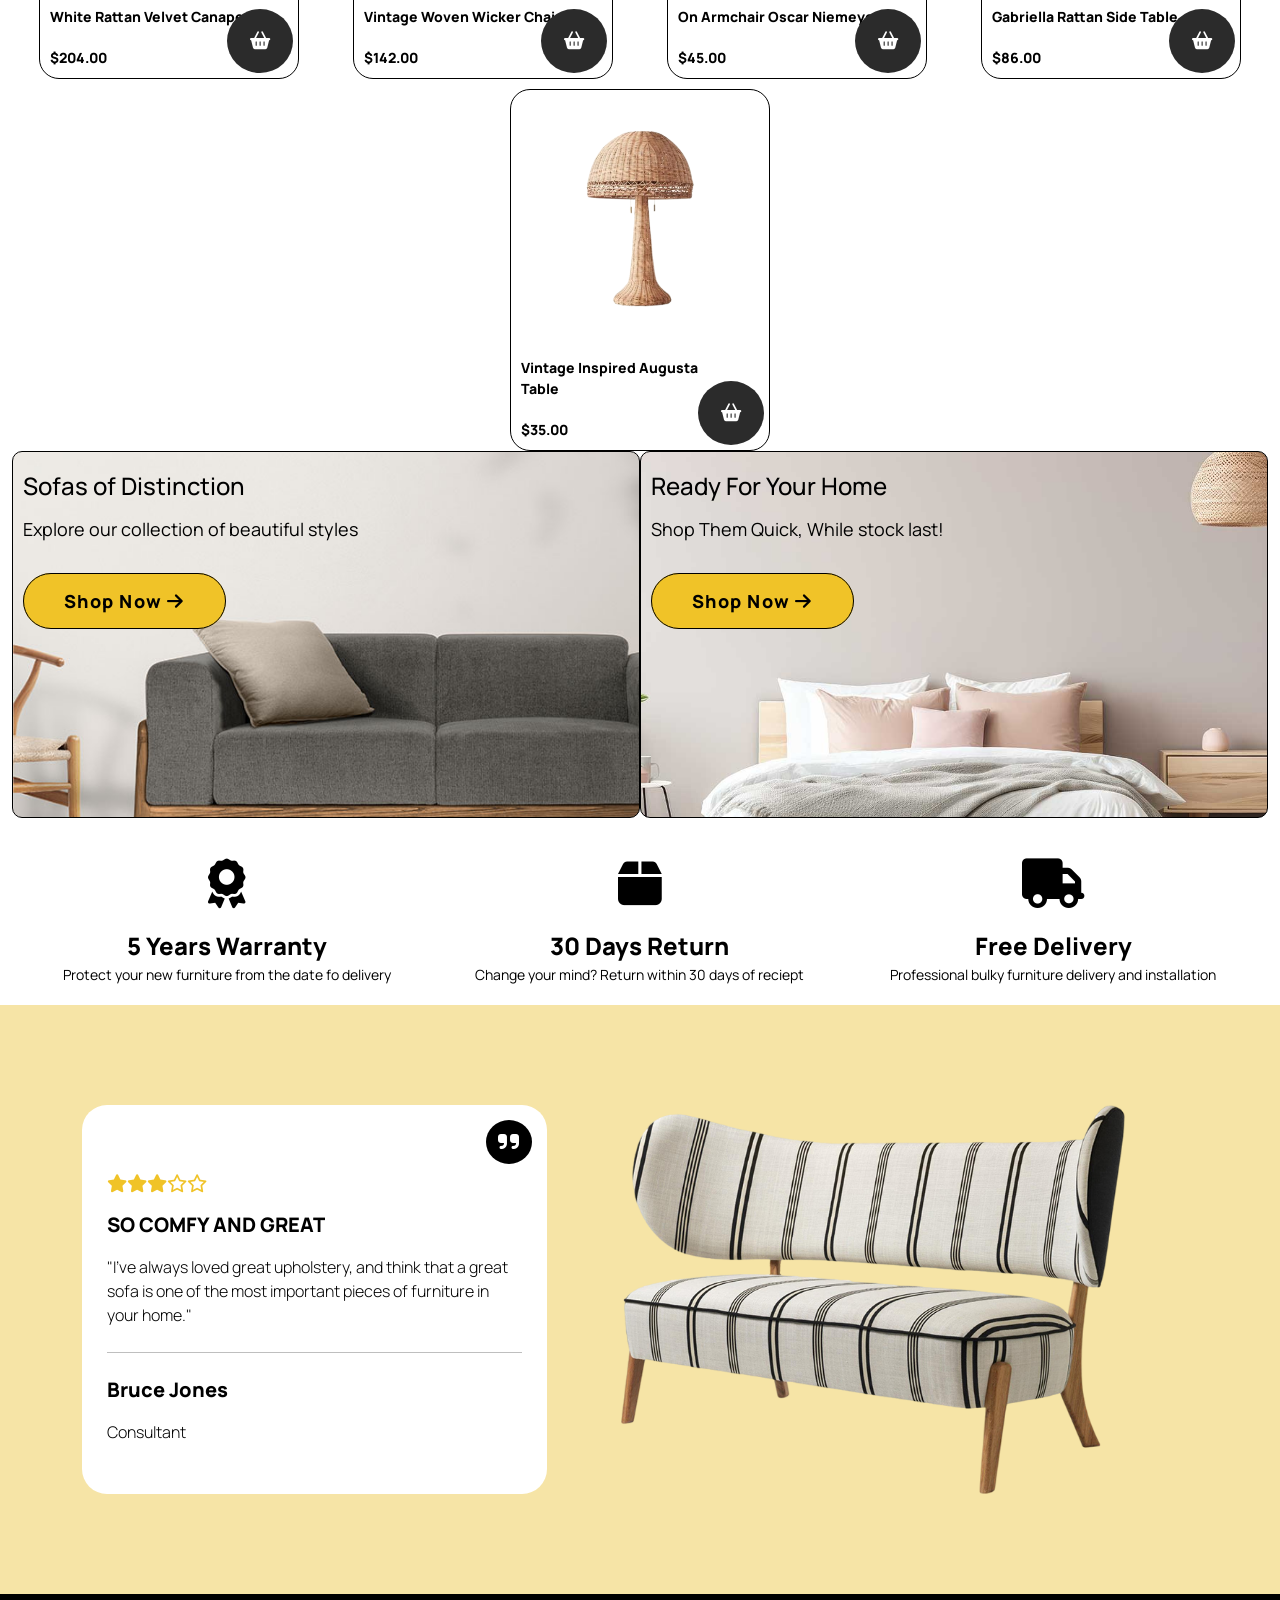
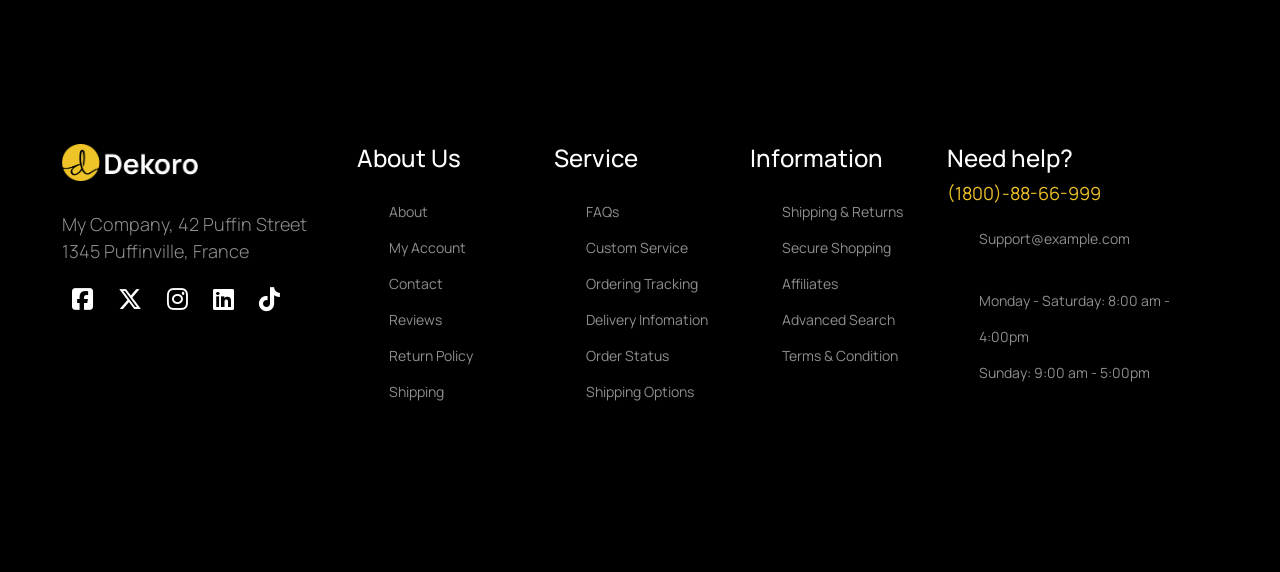
<file: Projects/Dekoro/index.html>
<!DOCTYPE html>
<html lang="en">

<head>
    <meta charset="UTF-8">
    <meta name="viewport" content="width=device-width, initial-scale=1.0">
    <title>Dekoro - Furniture Store</title>
    <!-- facicon -->
    <link rel="shortcut icon" href="assets/images/favicon.png" type="image/x-icon">
    <!-- font css -->
    <link rel="stylesheet" href="assets/css/stylesheet.css">
    <!-- font awesome -->
    <link rel="stylesheet" href="assets/css/all.min.css">
    <!-- custom css -->
    <link rel="stylesheet" href="assets/css/bootstrap.min.css">
    <link rel="stylesheet" href="assets/css/media.css">
    <link rel="stylesheet" href="assets/css/style.css">
</head>

<body>
    <!-- header Start -->
    <div class="offcanvas offcanvas-start text-bg-dark" data-bs-scroll="true" tabindex="-1"
        id="offcanvasWithBothOptions" aria-labelledby="offcanvasWithBothOptionsLabel">
        <div class="offcanvas-header">
            <h5 class="offcanvas-title" id="offcanvasWithBothOptionsLabel">Menu</h5>
            <button type="button" class="btn-close" data-bs-dismiss="offcanvas" aria-label="Close"></button>
        </div>
        <div class="offcanvas-body">
            <ul class="navbar-nav ms-auto mb-2 mb-lg-0">
                <li class="nav-item text-white lead" data-bs-dismiss="offcanvas">
                    <a href="#">Home </a>
                    <div class="submenu d-flex">
                        <ul class=" submenu-img text-black">
                            <div class="d-flex">
                                <li class="nav-item text-white lead" data-bs-dismiss="offcanvas">
                                    <a href="#" class="text-white lead">Home 1</a>
                                </li>
                            </div>
                            <div class="d-flex">
                                <li class="nav-item text-white lead" data-bs-dismiss="offcanvas">
                                    <a href="#" class="text-white lead">Home 2</a>
                                </li>
                            </div>
                            <div class="d-flex">
                                <li class="nav-item text-white lead" data-bs-dismiss="offcanvas">
                                    <a href="#" class="text-white lead">Home 3</a>
                                </li>
                            </div>
                        </ul>
                    </div>
                </li>
                <li class="nav-item text-white" data-bs-dismiss="offcanvas">
                    <a href="#">Shop</a>
                    <div class="submenu-m row">
                        <div>
                            <ul>
                                <li class="nav-item text-white lead" data-bs-dismiss="offcanvas">Shop Layout</li>

                                <li class="nav-item text-white lead" data-bs-dismiss="offcanvas"><a href="#">Shop Left
                                        Sidebar</a></li>
                                <li class="nav-item text-white lead" data-bs-dismiss="offcanvas"><a href="#">Shop Right
                                        Sidebar</a></li>
                                <li class="nav-item text-white lead" data-bs-dismiss="offcanvas"><a href="#">Shop Canvas
                                        Filter</a></li>
                                <li class="nav-item text-white lead" data-bs-dismiss="offcanvas"><a href="#">Shop
                                        Fullwidth</a></li>
                                <li class="nav-item text-white lead" data-bs-dismiss="offcanvas"><a href="#">Shop Top
                                        Categories</a></li>
                                <li class="nav-item text-white lead" data-bs-dismiss="offcanvas"><a href="#">Shop Top
                                        Best Seller</a></li>
                            </ul>
                        </div>
                        <div>
                            <ul>
                                <li class="nav-item text-white lead" data-bs-dismiss="offcanvas">Products Style</li>
                                <li class="nav-item text-white lead" data-bs-dismiss="offcanvas"><a href="#">Shop
                                        Pagination</a></li>
                                <li class="nav-item text-white lead" data-bs-dismiss="offcanvas"><a href="#">Shop
                                        Loadmore</a></li>
                                <li class="nav-item text-white lead" data-bs-dismiss="offcanvas"><a href="#">Shop
                                        Infinity</a></li>
                            </ul>
                        </div>
                    </div>
                </li>
                <li class="nav-item text-white " data-bs-dismiss="offcanvas">
                    <a href="#">Product </a>
                    <div class="submenu-m row">
                        <div>
                            <ul>
                                <li class="nav-item text-white lead" data-bs-dismiss="offcanvas">Products Types</li>
                                <li class="nav-item text-white lead" data-bs-dismiss="offcanvas"><a href="#">Grouped
                                        Products</a></li>
                                <li class="nav-item text-white lead" data-bs-dismiss="offcanvas"><a href="#">Variable
                                        Products</a></li>
                                <li class="nav-item text-white lead" data-bs-dismiss="offcanvas"><a href="#">External
                                        Products</a></li>
                                <li class="nav-item text-white lead" data-bs-dismiss="offcanvas"><a href="#">Countdown
                                        Products</a></li>
                                <li class="nav-item text-white lead" data-bs-dismiss="offcanvas"><a href="#">Popup
                                        Video</a></li>
                            </ul>
                        </div>
                        <div>
                            <ul>
                                <li class="nav-item text-white lead" data-bs-dismiss="offcanvas">Products Style</li>
                                <li class="nav-item text-white lead" data-bs-dismiss="offcanvas"><a href="#">Left
                                        Sidebar</a></li>
                                <li class="nav-item text-white lead" data-bs-dismiss="offcanvas"><a href="#">Right
                                        Sidebar</a></li>
                                <li class="nav-item text-white lead" data-bs-dismiss="offcanvas"><a
                                        href="#">Fullwidth</a></li>
                                <li class="nav-item text-white lead" data-bs-dismiss="offcanvas"><a href="#">Sticky
                                        Images</a></li>
                            </ul>
                        </div>
                        <div>
                            <ul>
                                <li class="nav-item text-white lead" data-bs-dismiss="offcanvas">Products Style</li>
                                <li class="nav-item text-white lead" data-bs-dismiss="offcanvas"><a href="#">Thumbnails
                                        Bottom</a></li>
                                <li class="nav-item text-white lead" data-bs-dismiss="offcanvas"><a href="#">Thumbnails
                                        Left</a></li>
                                <li class="nav-item text-white lead" data-bs-dismiss="offcanvas"><a
                                        href="#">Accordion</a></li>
                                <li class="nav-item text-white lead" data-bs-dismiss="offcanvas"><a
                                        href="#">Carousel</a></li>
                            </ul>
                        </div>
                    </div>
                </li>
                <li class="nav-item text-white " data-bs-dismiss="offcanvas">
                    <a href="#">Blog </a>
                    <div class="submenu">
                        <ul>
                            <li class="nav-item text-white lead" data-bs-dismiss="offcanvas"><a href="#">Blog List
                                    01</a></li>
                            <li class="nav-item text-white lead" data-bs-dismiss="offcanvas"><a href="#">Blog List
                                    02</a></li>
                            <li class="nav-item text-white lead" data-bs-dismiss="offcanvas"><a href="#">Blog - Grid
                                    Sidebar</a></li>
                            <li class="nav-item text-white lead" data-bs-dismiss="offcanvas"><a href="#">Blog - Grid
                                    Full</a></li>
                            <li class="nav-item text-white lead" data-bs-dismiss="offcanvas"><a href="#">Detail Post</a>
                            </li>
                        </ul>

                </li>

                <li class="nav-item text-white " data-bs-dismiss="offcanvas">
                    <a href="#">Pages </a>
                    <div class="submenu">
                        <ul>
                            <li class="nav-item text-white lead" data-bs-dismiss="offcanvas"><a href="#">About</a></li>
                            <li class="nav-item text-white lead" data-bs-dismiss="offcanvas"><a href="#">Contact</a>
                            </li>
                            <li class="nav-item text-white lead" data-bs-dismiss="offcanvas"><a href="#">FAQ</a></li>
                            <li class="nav-item text-white lead" data-bs-dismiss="offcanvas"><a href="#">Error</a></li>
                        </ul>

                </li>
            </ul>
        </div>
    </div>
    <header class="position-sticky top-0">
        <nav class="navbar">
            <div class="container">
                <a class="navbar-brand" href="#">
                    <img src="assets/images/logo.svg" alt="logo" class="img-fluid" style="max-width: 80px;">
                </a>
                <button class="navbar-toggler" type="button" data-bs-toggle="offcanvas"
                    data-bs-target="#offcanvasWithBothOptions" aria-controls="offcanvasWithBothOptions">
                    <i class="fa-solid fa-bars-staggered"></i>
                </button>
            </div>
        </nav>
    </header>

    <!-- Header End -->

    <!-- banner start -->
    <section class="banner">
        <div class="container">
            <div class="row">
                <div class="col-12 col-md-5 banner-content d-flex align-center">
                    <h2>Small Changes, Big Impact</h2>
                    <span>Transform your room instantly with a new accent</span>
                    <a href="#" class="button-yb">Shop Now <i class="fa-solid fa-arrow-right"></i></a>
                </div>
                <div class="col-12 col-md-7">
                    <img src="assets/images/banner-side.jpg" alt="">
                </div>
            </div>
        </div>
    </section>
    <!-- banner end -->
    <!-- discover start -->
    <section>
        <div class="container-fluid">
            <div class="row discover">
                <div class="col-12 discover-content">
                    <h2>Discover our thoughtfully curated collection of furniture, lighting and objects that intimately
                        capture the enchanting essence of summer.</h2>
                </div>
                <div class="col-12 row product-card d-flex">
                    <div class="col-12 col-md-4 col-lg-2 sub-card">
                        Chairs <span>8 Products</span>
                        <i class="fa-solid fa-arrow-up"></i>
                        <img src="assets/images/prod-1.png" alt="">
                    </div>
                    <div class="col-12 col-md-4 col-lg-2 sub-card">
                        Sideboards <span>1 Products</span>
                        <i class="fa-solid fa-arrow-up"></i>
                        <img src="assets/images/prod-2.png" alt="">
                    </div>
                    <div class="col-12 col-md-4 col-lg-2 sub-card">
                        Sofa <span>3 Products</span>
                        <i class="fa-solid fa-arrow-up"></i>
                        <img src="assets/images/prod-3.png" alt="">
                    </div>
                    <div class="col-12 col-md-4 col-lg-2 sub-card">
                        Tables <span>3 Products</span>
                        <i class="fa-solid fa-arrow-up"></i>
                        <img src="assets/images/prod-4.png" alt="">
                    </div>
                    <div class="col-12 col-md-4 col-lg-2 sub-card">
                        Lighting <span>3 Products</span>
                        <i class="fa-solid fa-arrow-up"></i>
                        <img src="assets/images/prod-5.png" alt="">
                    </div>
                </div>

                <marquee behavior="" direction="">Durable, premium materials <i class="fa-solid fa-star-of-life"></i>
                    Modular, easy to move design <i class="fa-solid fa-star-of-life"></i> Durable, premium materials <i
                        class="fa-solid fa-star-of-life"></i> Modular, easy to move design <i
                        class="fa-solid fa-star-of-life"></i> </marquee>
            </div>
        </div>
    </section>
    <!-- discover end -->
    <!-- arrival start -->
    <section class="arrival">
        <div class="container-fluid">
            <div class="row overflow-hidden">
                <div class="col-12 arrival-content d-flex align-center justify-between">
                    <h3>New Arrivals</h3>
                    <div>
                        <a href="#">Living Room</a>
                        <a href="#">Dining Room</a>
                        <a href="#">Bedroom</a>
                    </div>
                </div>


                <div class="col-12 row product-card-head">
                    <div class="container">
                        <div class="product-card row d-flex justify-between">
                            <div class="col-6 col-md-3 sub-card-arr">
                                <i class="fa-solid fa-basket-shopping"></i>
                                <img src="assets/images/arr1.png" alt="">
                                <span style="padding-right: 30px;">Alcott Sofa Rust Velvet</span>
                                <span>$204.00</span>
                            </div>
                            <div class="col-6 col-md-3 sub-card-arr">
                                <i class="fa-solid fa-basket-shopping"></i>
                                <img src="assets/images/arr2.png" alt="">
                                <span style="padding-right: 30px;">Gabriella Rattan Dining Chair</span>
                                <span>$98.00</span>
                            </div>
                            <div class="col-6 col-md-3 sub-card-arr">
                                <i class="fa-solid fa-basket-shopping"></i>
                                <img src="assets/images/arr3.png" alt="">
                                <span style="padding-right: 30px;">Jonathan Adler Brussels Buffet</span>
                                <span>$195.00</span>
                            </div>
                            <div class="col-6 col-md-3 sub-card-arr">
                                <i class="fa-solid fa-basket-shopping"></i>
                                <img src="assets/images/fea3.png" alt="">
                                <span style="padding-right: 30px;">Fried Egg Lounge Chair</span>
                                <span>$140.00</span>
                            </div>
                        </div>
                    </div>
                    <div class="container">
                        <div class="product-card row d-flex">
                            <div class="col-6 col-md-3 sub-card-arr">
                                <i class="fa-solid fa-basket-shopping"></i>
                                <img src="assets/images/arr5.png" alt="">
                                <span style="padding-right: 30px;">French Delphine Scounce</span>
                                <span>$23.00</span>
                            </div>
                            <div class="col-6 col-md-3 sub-card-arr">
                                <i class="fa-solid fa-basket-shopping"></i>
                                <img src="assets/images/arr6.png" alt="">
                                <span style="padding-right: 30px;">Luna Bella Sconce</span>
                                <span>$42.00</span>
                            </div>
                            <div class="col-6 col-md-3 sub-card-arr">
                                <i class="fa-solid fa-basket-shopping"></i>
                                <img src="assets/images/arr7.png" alt="">
                                <span style="padding-right: 30px;">On Armchair Oscar Niemeyer</span>
                                <span>$45.00</span>
                            </div>
                            <div class="col-6 col-md-3 sub-card-arr">
                                <i class="fa-solid fa-basket-shopping"></i>
                                <img src="assets/images/arr8.png" alt="">
                                <span style="padding-right: 30px;">One Drawer Side Table</span>
                                <span>$59.00</span>
                            </div>
                        </div>
                    </div>
                </div>


            </div>
        </div>
    </section>
    <!-- arrival end -->
    <!-- collection start -->
    <section class="collection">
        <div class="container-fluid">
            <div class="row">
                <div class="col-12 col-md-6 collection-image"></div>
                <div class="col-12 col-md-6 collection-content align-center">
                    <span>SHOP THE LOOK</span>
                    <h2>Kitchen & Dining Collection</h2>
                    <a href="#" class="button-yb">Discover Now <i class="fa-solid fa-arrow-right"></i></a>
                </div>
            </div>
        </div>
    </section>
    <!-- collection end -->
    <!-- products start -->
    <section class="product">
        <div class="container-fluid">
            <div class="row">
                <div class="col-12 product-content d-flex align-center justify-between">
                    <h3>Featured Products</h3>
                    <div>
                        <i class="fa-solid fa-arrow-left"></i>
                        <i class="fa-solid fa-arrow-right"></i>
                    </div>
                </div>
                <div class="col-12 product-card d-flex">
                    <div class="col-2 sub-card-arr d-flex">
                        <i class="fa-solid fa-basket-shopping"></i>
                        <img src="assets/images/fea1.png" alt="">
                        <span style="padding-right: 30px;">White Rattan Velvet Canape</span>
                        <span>$204.00</span>
                    </div>
                    <div class="col-2 sub-card-arr d-flex">
                        <i class="fa-solid fa-basket-shopping"></i>
                        <img src="assets/images/fea2.png" alt="">
                        <span style="padding-right: 30px;">Vintage Woven Wicker Chaise</span>
                        <span>$142.00</span>
                    </div>
                    <div class="col-2 sub-card-arr d-flex">
                        <i class="fa-solid fa-basket-shopping"></i>
                        <img src="assets/images/fea3.png" alt="">
                        <span style="padding-right: 30px;">On Armchair Oscar Niemeyer</span>
                        <span>$45.00</span>
                    </div>
                    <div class="col-2 sub-card-arr d-flex">
                        <i class="fa-solid fa-basket-shopping"></i>
                        <img src="assets/images/fea4.png" alt="">
                        <span style="padding-right: 30px;">Gabriella Rattan Side Table</span>
                        <span>$86.00</span>
                    </div>
                    <div class="col-2 sub-card-arr d-flex">
                        <i class="fa-solid fa-basket-shopping"></i>
                        <img src="assets/images/fea5.png" alt="">
                        <span style="padding-right: 30px;">Vintage Inspired Augusta Table</span>
                        <span>$35.00</span>
                    </div>
                </div>
                <div class="col-12 shop-now d-flex">
                    <div class="shop-card col-6 ">
                        <h4>Sofas of Distinction</h4>
                        <span>Explore our collection of beautiful styles</span><br><br>
                        <a href="#" class="button-yb">Shop Now <i class="fa-solid fa-arrow-right"></i></a>
                    </div>
                    <div class="shop-card col-6 align-center">
                        <h4>Ready For Your Home</h4>
                        <span>Shop Them Quick, While stock last!</span><br><br>
                        <a href="#" class="button-yb">Shop Now <i class="fa-solid fa-arrow-right"></i></a>
                    </div>
                </div>
                <div class="col-12 icon-info d-flex">
                    <div class="col-4">
                        <i class="fa-solid fa-award"></i>
                        5 Years Warranty
                        <span>Protect your new furniture from the date fo delivery</span>
                    </div>
                    <div class="col-4">
                        <i class="fa-solid fa-box"></i>
                        30 Days Return
                        <span>Change your mind? Return within 30 days of reciept</span>
                    </div>
                    <div class="col-4">
                        <i class="fa-solid fa-truck"></i>
                        Free Delivery
                        <span>Professional bulky furniture delivery and installation</span>
                    </div>
                </div>
            </div>
    </section>
    <!-- products end -->
    <!-- blog start -->
    <section class="blog">
        <div class="container">
            <div class="row">
                <div class="col-12 blog-slider d-flex">
                    <div class="col-12 col-md-5 blog-content">
                        <i class="fa-solid fa-star"></i><i class="fa-solid fa-star"></i><i
                            class="fa-solid fa-star"></i><i class="fa-regular fa-star"></i><i
                            class="fa-regular fa-star"></i>
                        <h4>SO COMFY AND GREAT</h4>
                        "I've always loved great upholstery, and think that a great sofa is one of the most important
                        pieces of furniture in your home."
                        <hr width="100%" style="margin: 25px 0;">
                        <h4> Bruce Jones</h4>
                        Consultant
                        <div class="icon-top"><i class="fa-solid fa-quote-right"></i></div>
                    </div>
                    <div class="col-12 col-md-7 blog-img"   ></div>
                </div>
            </div>
        </div>
    </section>
    <!-- blog end -->
    <!-- footer start -->
     <footer>
        <div class="container-fluid overflow-hidden">
            <div class="row">
                <div class="col-12 col-lg-3">
                    <img src="assets/images/logo-2.webp" alt="" class="logo">
                    <p> My Company, 42 Puffin Street 1345 Puffinville, France</p>
                    <div class="col-12">
                        <i class="fa-brands fa-square-facebook"></i>
                        <i class="fa-brands fa-x-twitter"></i>
                        <i class="fa-brands fa-instagram"></i>
                        <i class="fa-brands fa-linkedin"></i>
                        <i class="fa-brands fa-tiktok"></i>

                    </div>
                </div>
                <div class="col-12 col-lg-2">
                    <h4>About Us</h4>
                    <ul>
                        <li><a href="#">About</a></li>
                        <li><a href="#">My Account</a></li>
                        <li><a href="#">Contact</a></li>
                        <li><a href="#">Reviews</a></li>
                        <li><a href="#">Return Policy</a></li>
                        <li><a href="#">Shipping</a></li>
                    </ul>
                </div>
                <div class="col-12 col-lg-2">
                    <h4>Service</h4>
                    <ul>
                        <li><a href="#">FAQs</a></li>
                        <li><a href="#">Custom Service</a></li>
                        <li><a href="#">Ordering Tracking</a></li>
                        <li><a href="#">Delivery Infomation</a></li>
                        <li><a href="#">Order Status</a></li>
                        <li><a href="#">Shipping Options</a></li>
                    </ul>
                </div>
                <div class="col-12 col-lg-2">
                    <h4>Information</h4>
                    <ul>
                        <li><a href="#">Shipping & Returns</a></li>
                        <li><a href="#">Secure Shopping</a></li>
                        <li><a href="#">Affiliates</a></li>
                        <li><a href="#">Advanced Search</a></li>
                        <li><a href="#">Terms & Condition</a></li>
                    </ul>
                </div>
                <div class="col-12 col-lg-3 ">
                    <h4>Need help?</h4>
                    <span>(1800)-88-66-999</span>
                    <ul>
                        <li><a href="#"> Support@example.com</a></li>
                    </ul>
                    <ul>
                        <li><a href="#"> Monday - Saturday: 8:00 am - 4:00pm</a></li>
                        <li><a href="#">Sunday: 9:00 am - 5:00pm</a></li>
                    </ul>
                </div>
            </div>
        </div>
    </footer>
    <!-- footer end -->
    <script src="assets/js/bootstrap.bundle.min.js"></script>
</body>

</html>
</file>
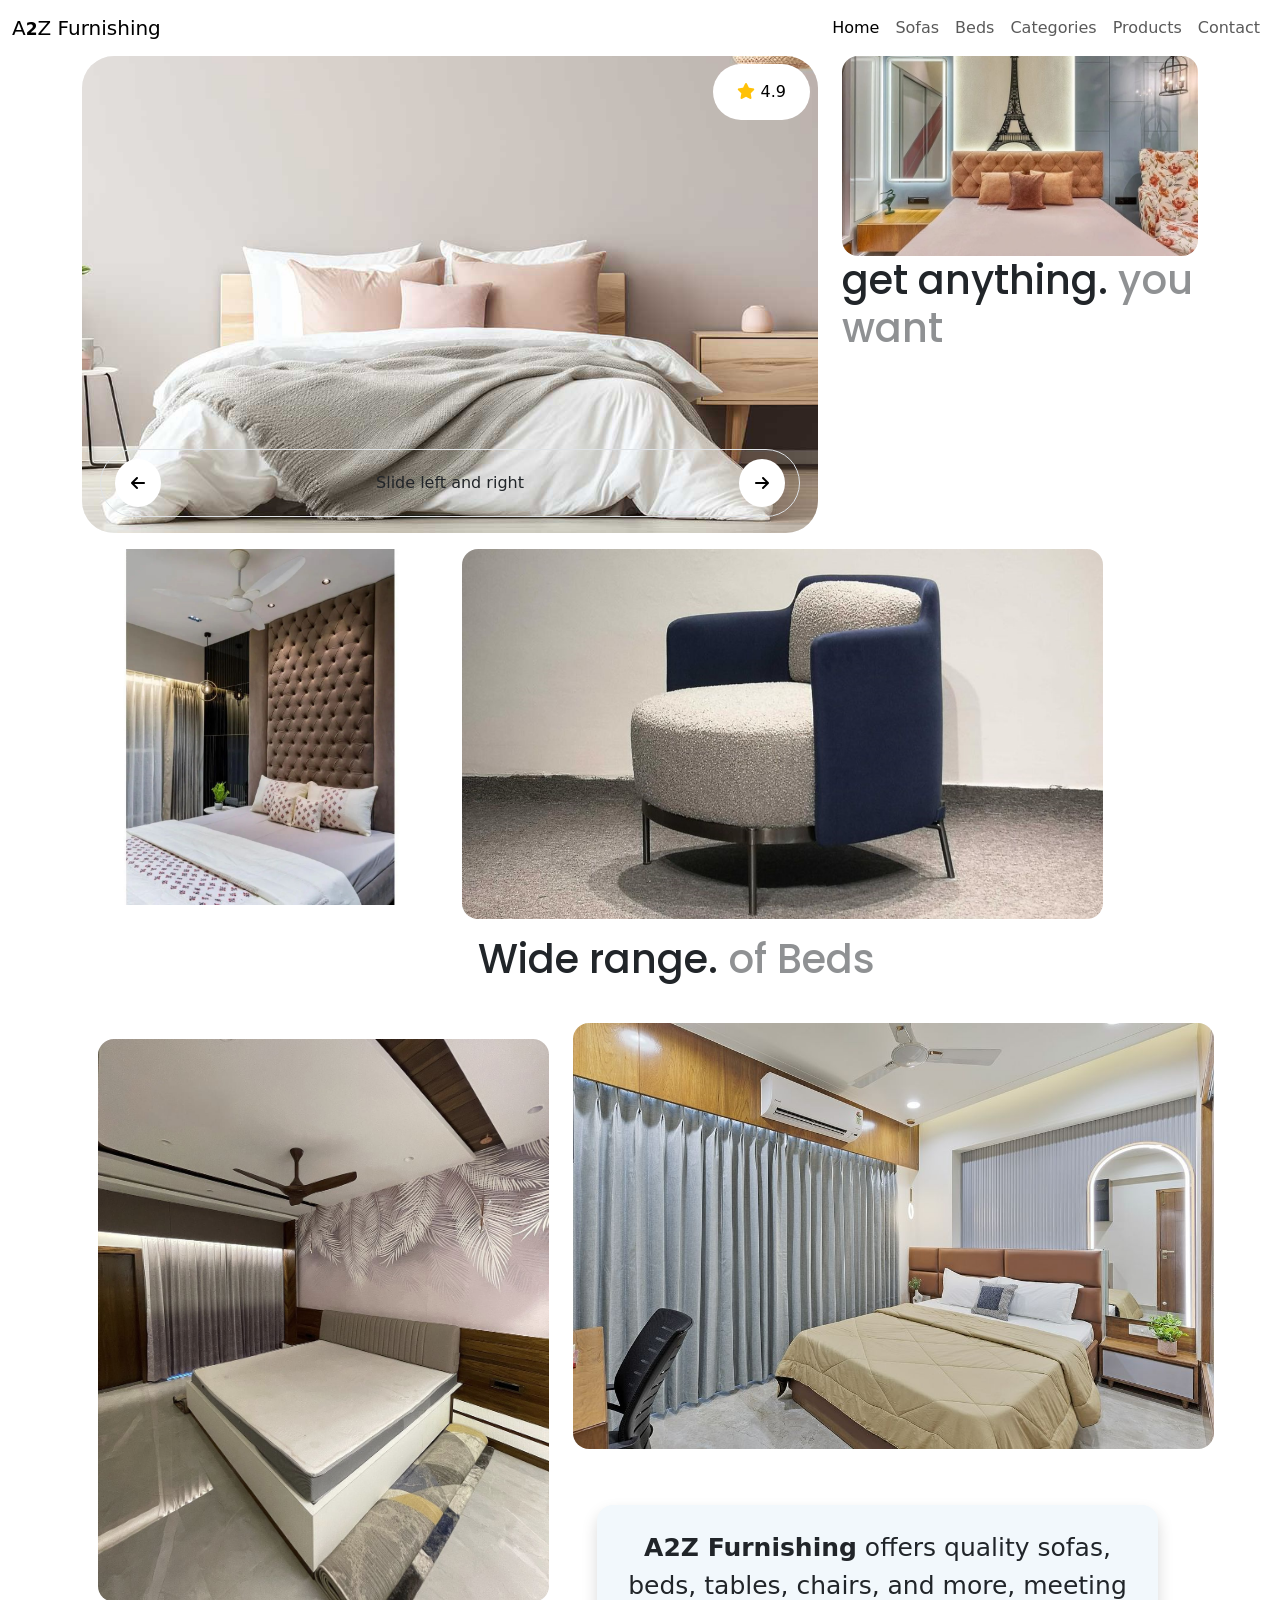
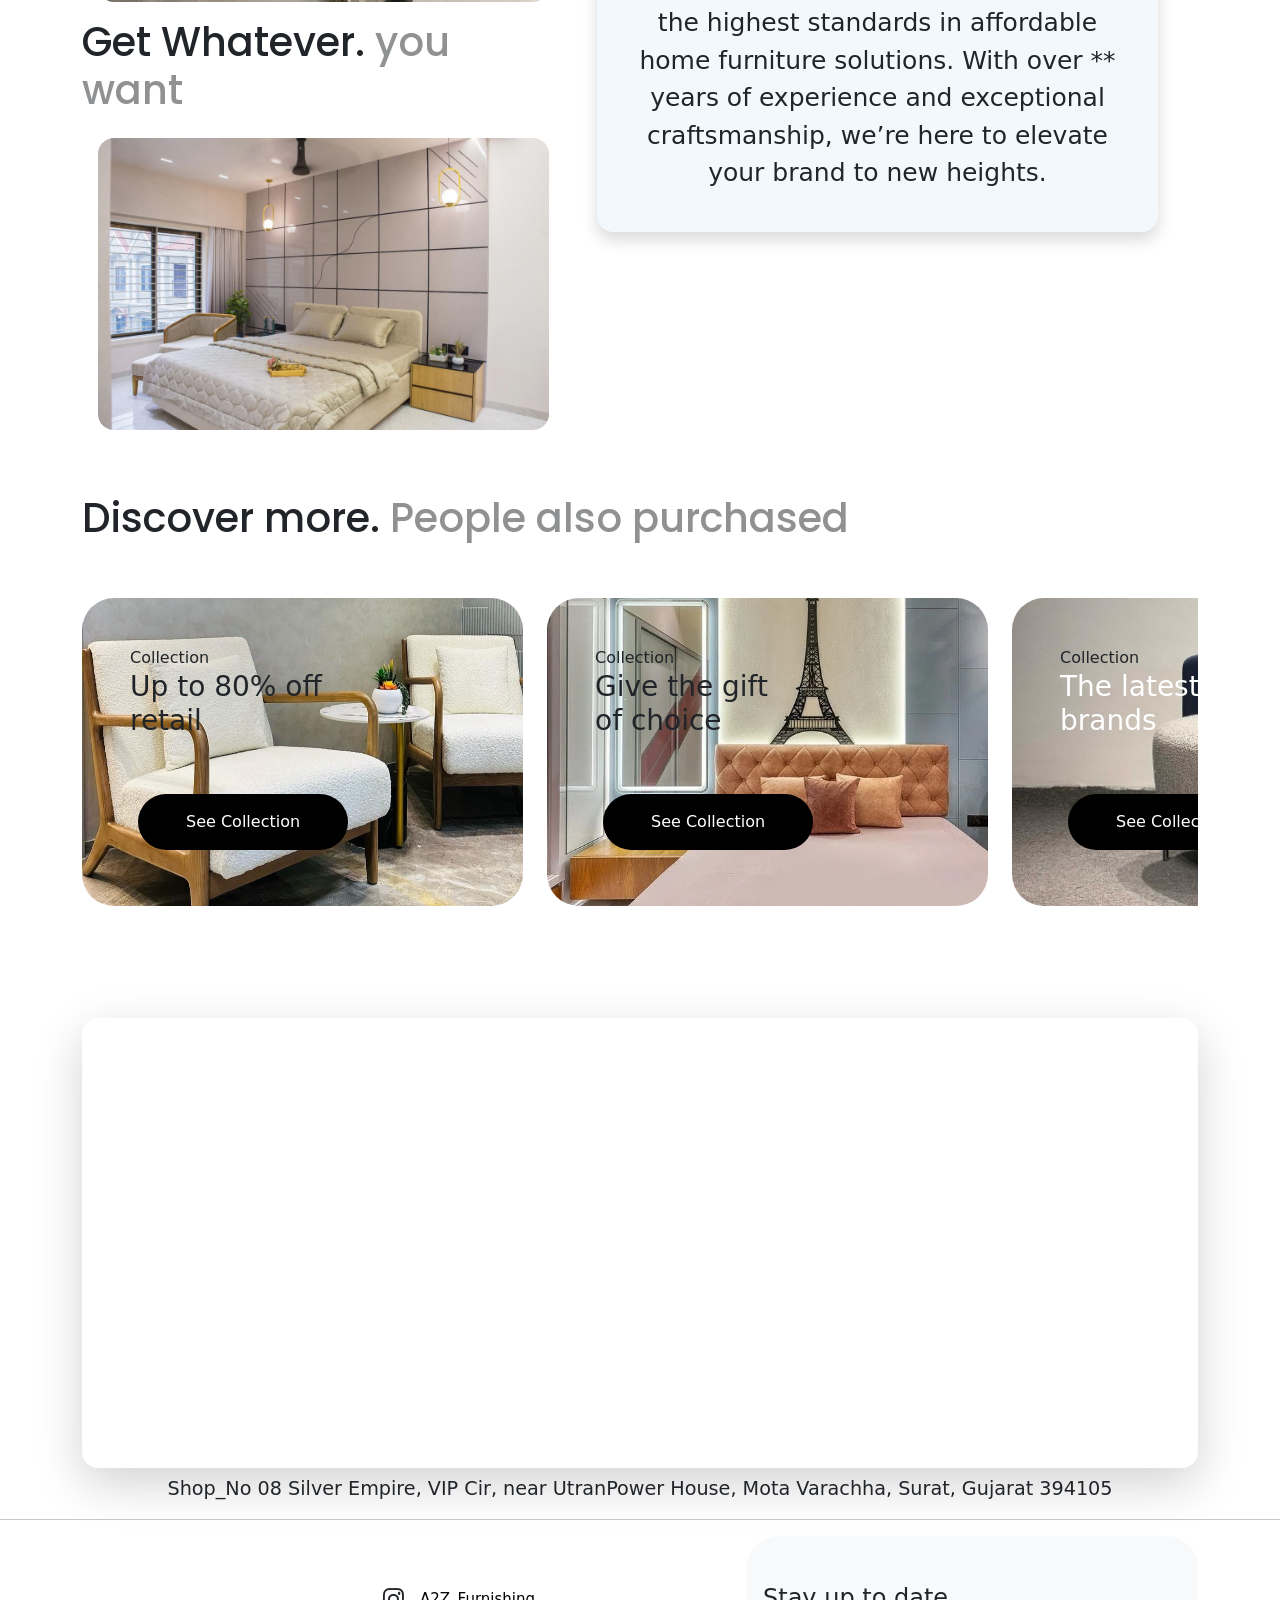
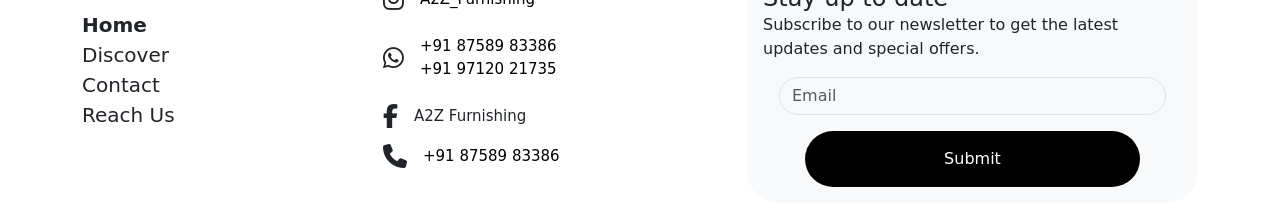
<file: Projects/A2Z_Furnishing/cateBed.html>
<!DOCTYPE html>
<html lang="en">

<head>
    <meta charset="UTF-8">
    <meta name="viewport" content="width=device-width, initial-scale=1.0">
    <title>A2Z Furnishing</title>
    <link rel="shortcut icon" href="assets/images/favicon.png">
    <link rel="stylesheet" href="assets/css/all.min.css">
    <link rel="stylesheet" href="assets/css/media.css">
    <link rel="stylesheet" href="assets/css/style.css">
    <link rel="stylesheet" href="assets/css/bootstrap.min.css">
    <link
        href="https://fonts.googleapis.com/css2?family=Poppins:ital,wght@0,100;0,200;0,300;0,400;0,500;0,600;0,700;0,800;0,900;1,100;1,200;1,300;1,400;1,500;1,600;1,700;1,800;1,900&display=swap"
        rel="stylesheet">
</head>

<body>
    <!-- header Start -->
    <header class="position-sticky top-0">
        <nav class="navbar navbar-expand-lg">
            <div class="container-fluid">
                <a class="navbar-brand" href="index.html">A<strong style="font-size: 0.85em;">2</strong>Z Furnishing</a>
                <button class="navbar-toggler" type="button" data-bs-toggle="collapse"
                    data-bs-target="#navbarNavAltMarkup" aria-controls="navbarNavAltMarkup" aria-expanded="false"
                    aria-label="Toggle navigation">
                    <span class="navbar-toggler-icon"></span>
                </button>
                <div class="collapse navbar-collapse" id="navbarNavAltMarkup">
                    <div class="navbar-nav ms-auto">
                        <a class="nav-link active" aria-current="page" href="index.html">Home</a>
                        <a class="nav-link" href="cateSofa.html">Sofas</a>
                        <a class="nav-link" href="cateBed.html">Beds</a>
                        <a class="nav-link" href="explore.html">Categories</a>
                        <a class="nav-link" href="index.html#products">Products</a>
                        <a class="nav-link" href="#contact">Contact</a>
                    </div>
                </div>
            </div>
        </nav>
    </header>
    <!-- header End -->
    <!-- banner start -->
    <section>
        <div class="container">
            <div class="row">
                <div class="col-8">
                    <div id="carouselExampleAutoplaying" class="carousel slide bg-light rounded-5"
                        data-bs-ride="carousel">

                        <div
                            class="rating bg-white rounded-pill px-4 p-3 m-2 text-black position-absolute z-2 top-0 end-0 ">
                            <i class="fa-solid fa-star text-warning"></i>
                            4.9
                        </div>
                        <div class="product-img">
                            <div class="carousel-inner d-flex justify-content-">
                                <div class="carousel-item">
                                    <img src="assets/images/bed4.jpg" class="img-fluid rounded-5" alt="">
                                </div>
                                <div class="carousel-item active">
                                    <img src="assets/images/explore2.jpg" class="img-fluid rounded-5" alt="">
                                </div>
                                <div class="carousel-item">
                                    <img src="assets/images/bed1.jpg" class="img-fluid rounded-5" alt="">
                                </div>
                                <div class="carousel-item">
                                    <img src="assets/images/bed2.jpg" class="img-fluid rounded-5" alt="">
                                </div>
                                <div class="carousel-item">
                                    <img src="assets/images/bed3.jpg" class="img-fluid rounded-5" alt="">
                                </div>
                            </div>
                        </div>
                        <div class="col justify-content-center d-flex">
                            <div style="width: 95% ;"
                                class="icons position-absolute bottom-0 d-flex justify-content-between border border-1 rounded-pill m-3 align-items-center p-2">
                                <button class="border-0 bg-transparent" type="button"
                                    data-bs-target="#carouselExampleAutoplaying" data-bs-slide="prev"><i
                                        class="fa-solid fa-arrow-left bg-white p-3 rounded-circle"></i></button>
                                Slide left and right
                                <button class="border-0 bg-transparent" type="button"
                                    data-bs-target="#carouselExampleAutoplaying" data-bs-slide="next"><i
                                        class="fa-solid fa-arrow-right bg-white p-3 rounded-circle"></i></button>
                            </div>
                        </div>
                    </div>
                </div>
                <div class="col-4">
                    <img src="assets/images/discoverImg2.png" class="img-fluid rounded-4" alt="">
                    <p class="h1"> get anything. <span class="opacity-50">you want</span></p>
                </div>
            </div>
        </div>
    </section>





    <section class="beds">
        <div class="container">
            <div class="row">
                <div class="col-sm-4 mt-3 col-12"><img src="assets/images/bed6.jpg" class="img-fluid rounded-5" alt="">
                </div>
                <div class="col-sm-7 mt-3 col-12 pb-3"><img src="assets/images/discoverImg3.png"
                        class="img-fluid rounded-4" alt="">
                    <p class="h1 p-3"> Wide range. <span class="opacity-50">of Beds</span></p>
                </div>
                <div class="col-12 col-md-5">
                    <div class="col-12"><img src="assets/images/bedraw2.jpg" class="rounded-4 m-3 img-fluid" alt="">
                        <p class="h1"> Get Whatever. <span class="opacity-50">you want</span></p>
                    </div>
                    <div class="col-12"><img src="assets/images/bed3.jpg" class="rounded-4 m-3 img-fluid" alt="">
                    </div>
                </div>
                <div class="col-12 col-md-7">
                    <img src="assets/images/bedRaw3.jpg" class="rounded-4 m-3 mt-0 img-fluid" alt="">
                    <div class="bannerQuote text-center rounded-4 shadow p-4">
                        <p><strong>A2Z Furnishing</strong> offers quality sofas, beds, tables, chairs, and more, meeting
                            the highest
                            standards in affordable home furniture solutions. With over ** years of experience and
                            exceptional
                            craftsmanship, we’re here to elevate your brand to new heights.</p>
                    </div>
                </div>
            </div>
        </div>
    </section>







    <section class="Suggestion my-5">
        <div class="container">
            <div class="row">
                <div class="col-12 mb-5">
                    <p class="h1"> Discover more. <span class="opacity-50">People also purchased</span></p>
                </div>
                <div class="row flex-nowrap overflow-auto">
                    <div class="col-lg-5 col-10 mb-3">
                        <div class="discoverCard rounded-5 p-5 ms-auto"
                            style="background-image: url(assets/images/discoverImg1.png); background-size: cover;">
                            <span class="font-thin ">Collection</span>
                            <p class="h3 ">Up to 80% off <br> retail</p>
                            <a href="productDetail.html"
                                class="uniButton bg-black text-white p-3 px-5 text-decoration-none rounded-pill d-inline-block mt-5 m-2">
                                See Collection
                            </a>
                        </div>

                    </div>
                    <div class="col-lg-5 col-10 mb-3">
                        <div class="discoverCard rounded-5 p-5 ms-auto"
                            style="background-image: url(assets/images/discoverImg2.png); background-size: cover;">
                            <span class="font-thin ">Collection</span>
                            <p class="h3 ">Give the gift <br> of choice</p>
                            <a href="productDetail.html"
                                class="uniButton bg-black text-white p-3 px-5 text-decoration-none rounded-pill d-inline-block mt-5 m-2">
                                See Collection
                            </a>
                        </div>

                    </div>
                    <div class="col-lg-5 col-10 mb-3">
                        <div class="discoverCard rounded-5 p-5 ms-auto"
                            style="background-image: url(assets/images/discoverImg3.png); background-size: cover;">
                            <span class="font-thin ">Collection</span>
                            <p class="h3 text-white">The latest from top brands</p>
                            <a href="productDetail.html"
                                class="uniButton bg-black text-white p-3 px-5 text-decoration-none rounded-pill d-inline-block mt-5 m-2">
                                See Collection
                            </a>
                        </div>

                    </div>
                    <div class="col-lg-5 col-10 mb-3">
                        <div class="discoverCard rounded-5 p-5 ms-auto"
                            style="background-image: url(assets/images/discoverImg4.png); background-size: cover;">
                            <span class="font-thin ">Collection</span>
                            <p class="h3 ">Beauty Collection</p>
                            <a href="productDetail.html"
                                class="uniButton bg-black text-white p-3 px-5 text-decoration-none rounded-pill d-inline-block mt-5 m-2">
                                See Collection
                            </a>
                        </div>

                    </div>
                    <div class="col-lg-5 col-10 mb-3">
                        <div class="discoverCard rounded-5 p-5 ms-auto"
                            style="background-image: url(assets/images/discoverImg5.png); background-size: cover;">
                            <span class="font-thin ">Collection</span>
                            <p class="h3 ">Up to 80% off <br> retail</p>
                            <a href="productDetail.html"
                                class="uniButton bg-black text-white p-3 px-5 text-decoration-none rounded-pill d-inline-block mt-5 m-2">
                                See Collection
                            </a>
                        </div>

                    </div>
                    <div class="col-lg-5 col-10 mb-3">
                        <div class="discoverCard rounded-5 p-5 ms-auto"
                            style="background-image: url(assets/images/discoverImg6.png); background-size: cover;">
                            <span class="font-thin ">Collection</span>
                            <p class="h3 text-white">Give the gift <br> of choice</p>
                            <a href="productDetail.html"
                                class="uniButton bg-black text-white p-3 px-5 text-decoration-none rounded-pill d-inline-block mt-5 m-2">
                                See Collection
                            </a>
                        </div>
                    </div>
                </div>
            </div>
    </section>


    <div class="container mt-5" id="contact">
        <div class="reach mt-5">
            <iframe
                src="https://www.google.com/maps/embed?pb=!1m18!1m12!1m3!1d3718.975924310198!2d72.86547670377804!3d21.23280327595858!2m3!1f0!2f0!3f0!3m2!1i1024!2i768!4f13.1!3m3!1m2!1s0x3be04f83af16b021%3A0xf60b122567bad38!2sA%20to%20Z%20FURNISHING%20%26%20SOFA!5e0!3m2!1sen!2sin!4v1743444285754!5m2!1sen!2sin"
                height="450" style="border:0;" allowfullscreen="" referrerpolicy="no-referrer-when-downgrade"
                class="rounded-4 mt-5 col-12 shadow-lg zoomscrollAlt"></iframe>
            <div class="text-center" style="font-size: 1.2rem; font-weight: 400;">Shop_No 08 Silver Empire, VIP Cir,
                near UtranPower House, Mota Varachha, Surat, Gujarat 394105</div>

        </div>
    </div>

    <hr>
    <div class="container">
        <footer>
            <div class="row align-items-center">
                <div class="pages col-lg-3 col-md-6 col-12">
                    <ul class="list-unstyled" style="font-size: 20px;">
                        <li class="heavyFont">Home</li>
                        <li>Discover</li>
                        <li>Contact</li>
                        <li>Reach Us</li>
                    </ul>
                </div>
                <div class="contact col-lg-4 col-md-6 col-12 ">
                    <div class="icons justify-content-center d-flex flex-column ">
                        <div class="sub-icons d-flex align-items-center"><i
                                class="p-3 d-flex py-2 fa-brands fa-instagram"></i><a href=""
                                class="text-decoration-none text-black"> A2Z_Furnishing</a></div>
                        <div class="sub-icons d-flex align-items-center"><i
                                class="p-3 d-flex py-2 fa-brands fa-whatsapp"></i>
                            <div class="row my-3">
                                <div class="col-12"><a href="https://wa.me/+918758983386" target="_blank"
                                        class="text-decoration-none text-black">+91 87589 83386</a></div>

                                <div class="col-12"><a href="https://wa.me/+919712021735" target="_blank"
                                        class="text-decoration-none text-black">+91 97120 21735</a></div>
                            </div>
                        </div>
                        <div class="sub-icons d-flex align-items-center"> <i
                                class="p-3 d-flex py-2 fa-brands fa-facebook-f"></i>A2Z
                            Furnishing </div>
                        <div class="sub-icons d-flex align-items-center"><i
                                class="p-3 d-flex py-2 fa-solid fa-phone"></i><a href="tel:+91 87589 83386"
                                class="text-decoration-none text-black">+91 87589 83386</a></div>
                    </div>

                </div>
                <div class="col-lg-5 col-md-12 col-12">
                    <div class="rounded-5 p-5 px-3 mb-3 pb-0 bg-light">
                        <span class="h4">Stay up to date</span>
                        <p class="font-thin">Subscribe to our newsletter to get the latest updates and special offers.
                        </p>
                        <form>
                            <div class="mb-3 px-3">
                                <input type="email" class="form-control rounded-pill bg-transparent cursor-disabled"
                                    id="exampleFormControlInput1" placeholder="Email" disabled>
                            </div>

                            <div id="liveAlertPlaceholder" class="mt-2"></div>
                            <div class="col d-flex justify-content-center"><a
                                    class="rounded-pill text-decoration-none text-center uniButton bg-black text-white p-3 mb-3 cursor-pointer"
                                    id="liveAlertBtn" style="width: 80%;">Submit</a></div>
                        </form>
                    </div>
                </div>
            </div>
        </footer>
    </div>

    <!-- featured end -->

    <script>
        const alertPlaceholder = document.getElementById('liveAlertPlaceholder')
        const appendAlert = (message, type) => {
            const wrapper = document.createElement('div')
            wrapper.innerHTML = [
                `<div class="alert alert-${type} alert-dismissible" role="alert">`,
                `   <div>${message}</div>`,
                '   <button type="button" class="btn-close" data-bs-dismiss="alert" aria-label="Close"></button>',
                '</div>'
            ].join('')

            alertPlaceholder.append(wrapper)
        }

        const alertTrigger = document.getElementById('liveAlertBtn')
        if (alertTrigger) {
            alertTrigger.addEventListener('click', () => {
                appendAlert('Sorry, But this service is not available Right now, Connect at whatsapp', 'warning')
            })
        }
    </script>
    <script src="assets/js/bootstrap.bundle.min.js"></script>
</body>

</html>
</file>
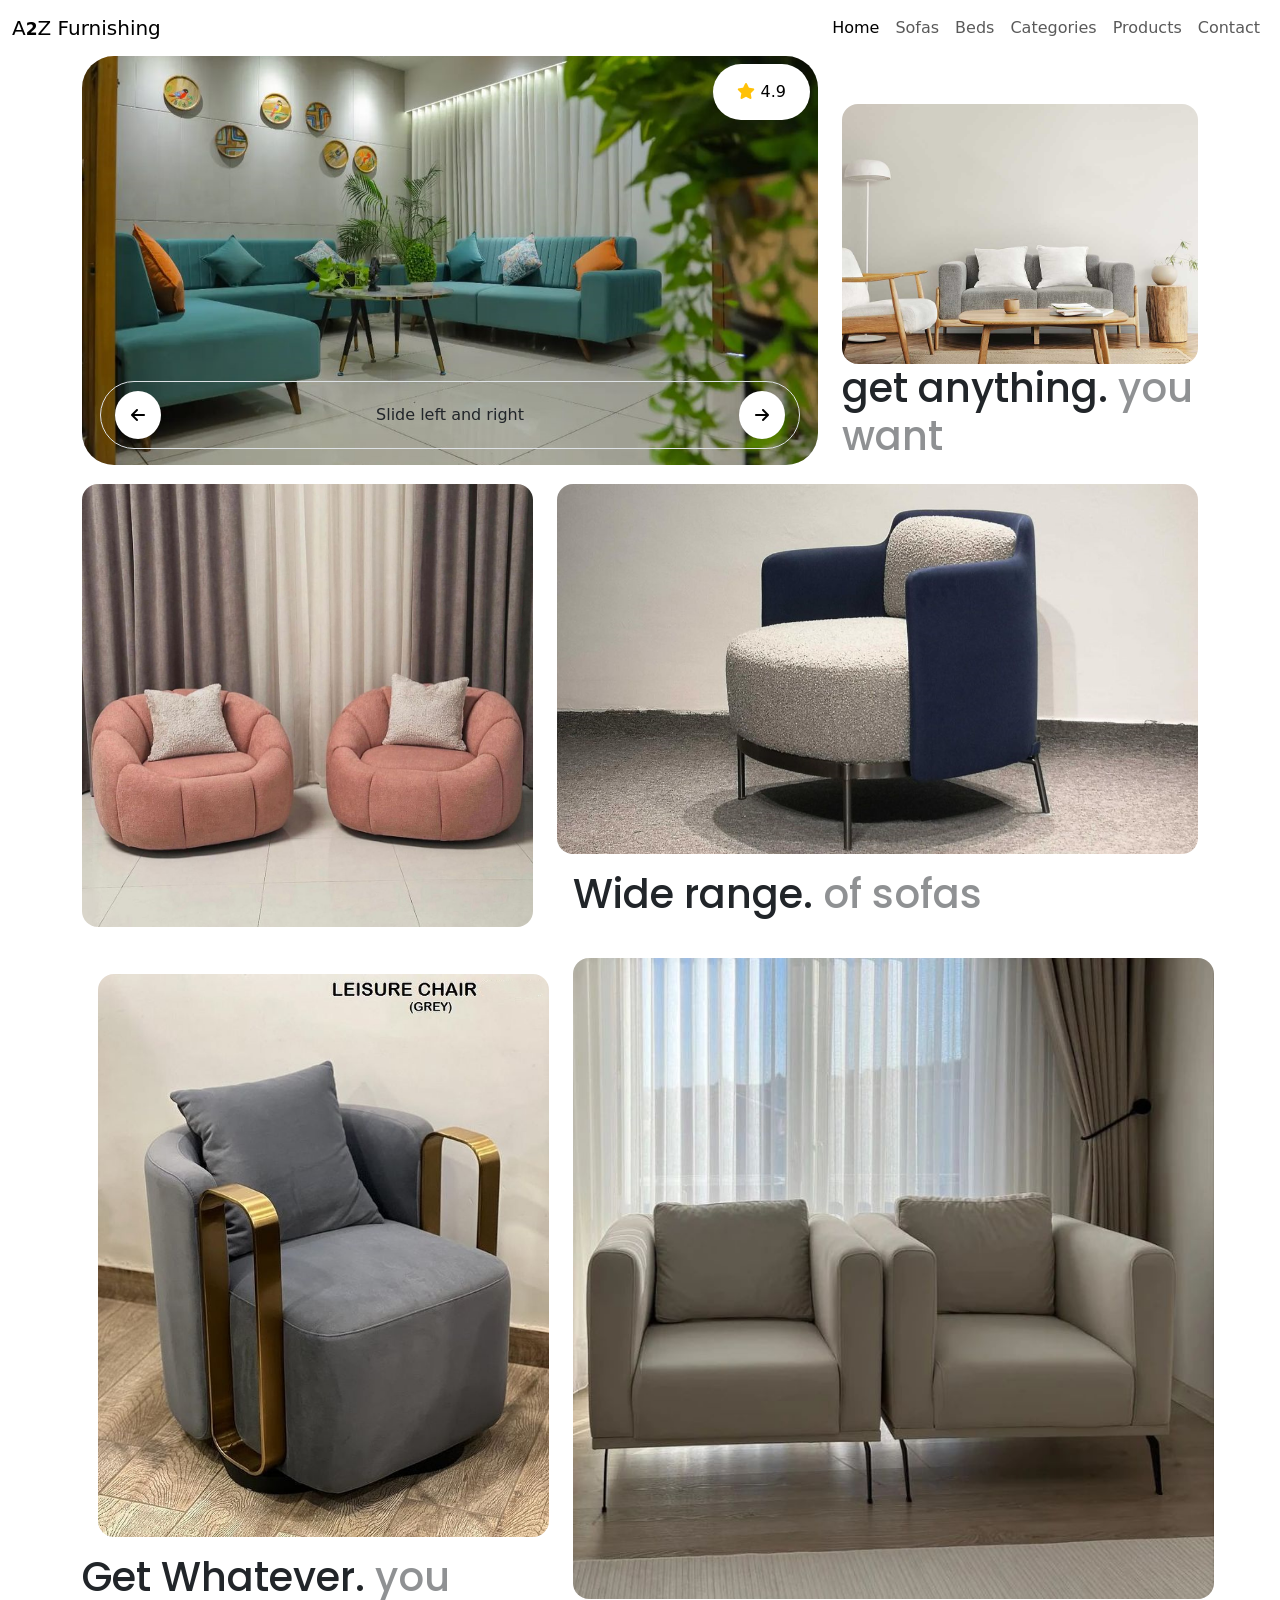
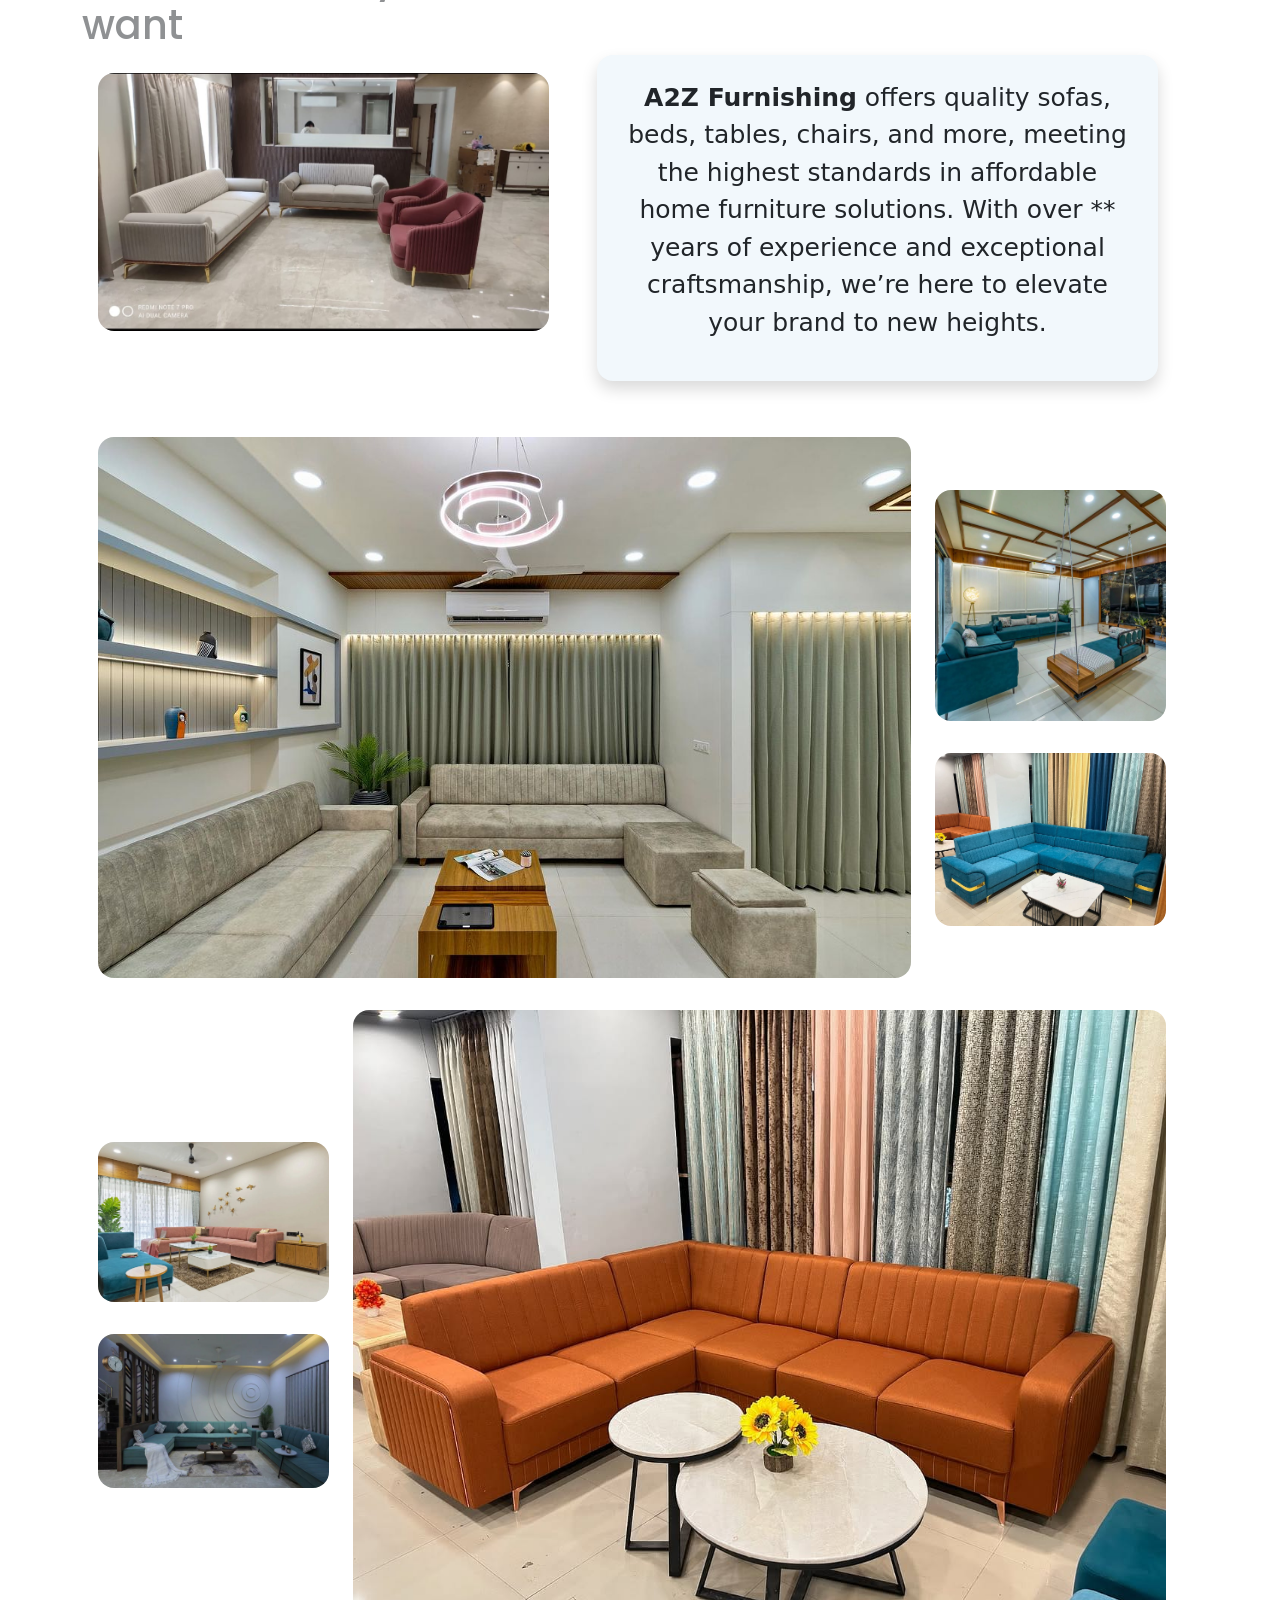
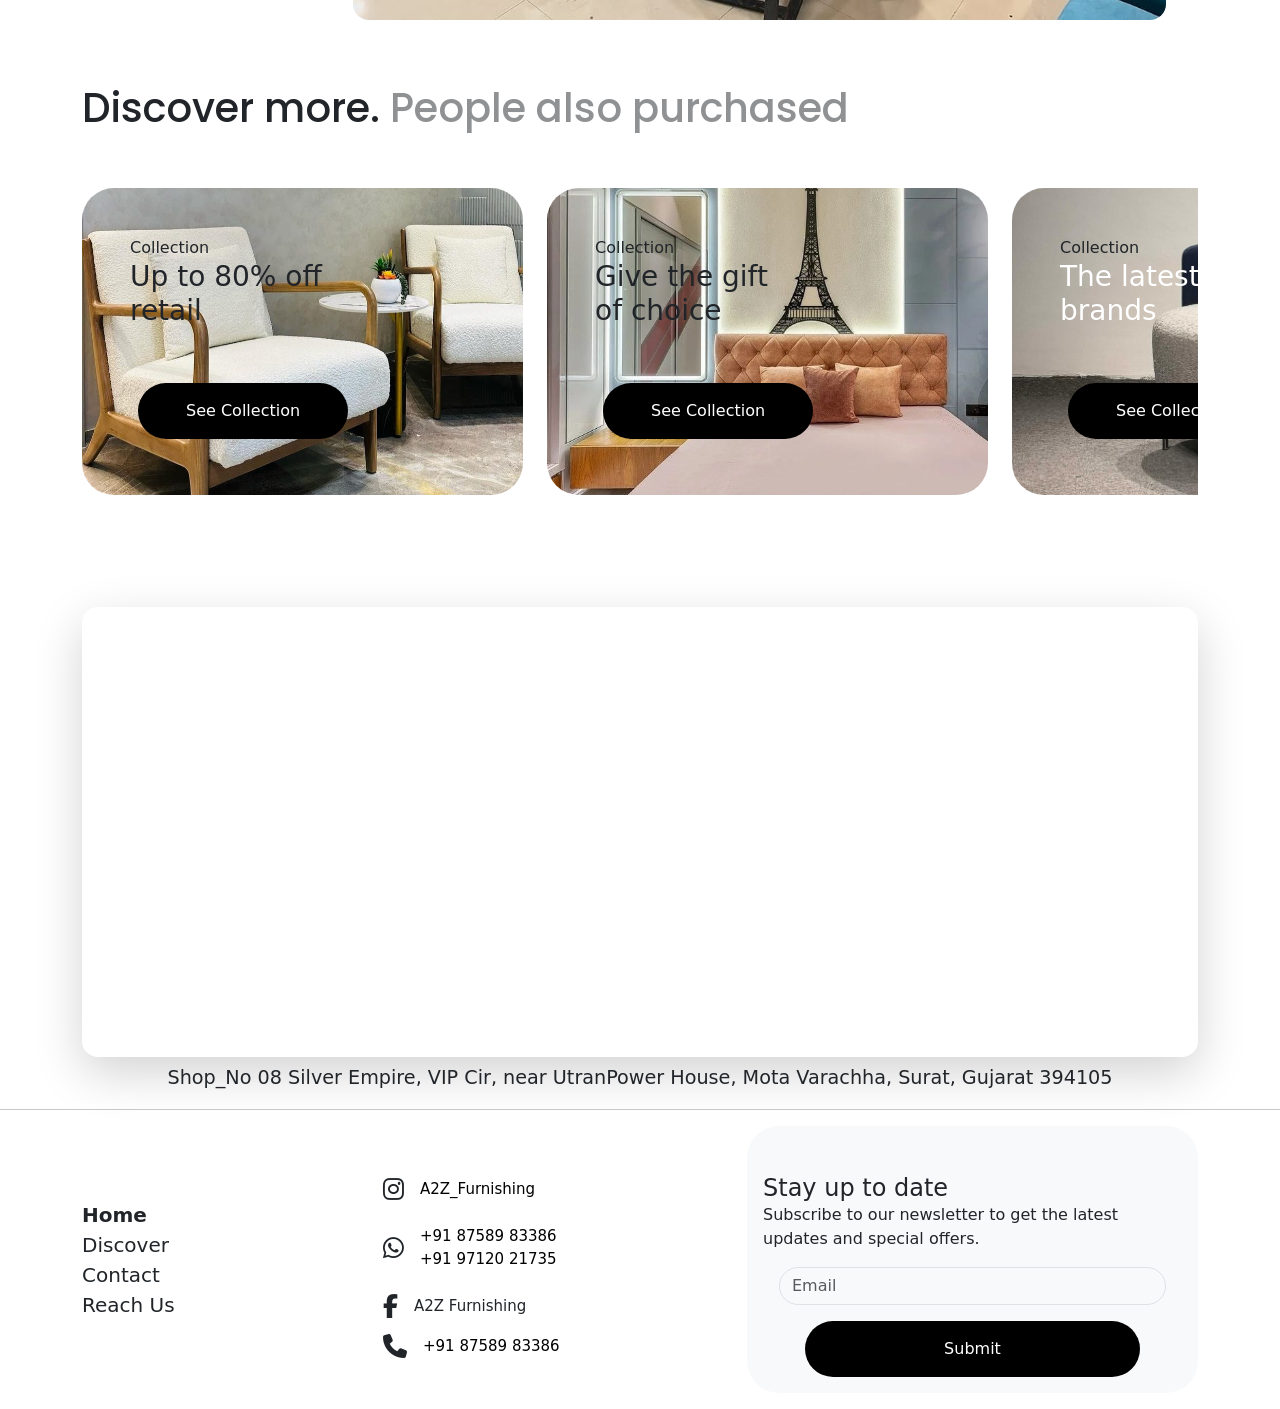
<file: Projects/A2Z_Furnishing/cateSofa.html>
<!DOCTYPE html>
<html lang="en">

<head>
    <meta charset="UTF-8">
    <meta name="viewport" content="width=device-width, initial-scale=1.0">
    <title>A2Z Furnishing</title>
    <link rel="shortcut icon" href="assets/images/favicon.png">
    <link rel="stylesheet" href="assets/css/all.min.css">
    <link rel="stylesheet" href="assets/css/media.css">
    <link rel="stylesheet" href="assets/css/style.css">
    <link rel="stylesheet" href="assets/css/bootstrap.min.css">
    <link
        href="https://fonts.googleapis.com/css2?family=Poppins:ital,wght@0,100;0,200;0,300;0,400;0,500;0,600;0,700;0,800;0,900;1,100;1,200;1,300;1,400;1,500;1,600;1,700;1,800;1,900&display=swap"
        rel="stylesheet">
        
</head>

<body>
    <!-- header Start -->
    <header class="position-sticky top-0">
        <nav class="navbar navbar-expand-lg">
            <div class="container-fluid">
                <a class="navbar-brand" href="index.html">A<strong style="font-size: 0.85em;">2</strong>Z Furnishing</a>
                <button class="navbar-toggler" type="button" data-bs-toggle="collapse"
                    data-bs-target="#navbarNavAltMarkup" aria-controls="navbarNavAltMarkup" aria-expanded="false"
                    aria-label="Toggle navigation">
                    <span class="navbar-toggler-icon"></span>
                </button>
                <div class="collapse navbar-collapse" id="navbarNavAltMarkup">
                    <div class="navbar-nav ms-auto">
                        <a class="nav-link active" aria-current="page" href="index.html">Home</a>
                        <a class="nav-link" href="cateSofa.html">Sofas</a>
                        <a class="nav-link" href="cateBed.html">Beds</a>
                        <a class="nav-link" href="explore.html">Categories</a>
                        <a class="nav-link" href="#products">Products</a>
                        <a class="nav-link" href="#contact">Contact</a>
                    </div>
                </div>
            </div>
        </nav>
    </header>
    <!-- header End -->
    <!-- banner start -->
    <section>
        <div class="container">
            <div class="row">
                <div class="col-lg-8 col-12">
                    <div id="carouselExampleAutoplaying" class="carousel slide bg-light rounded-5"
                        data-bs-ride="carousel">

                        <div
                            class="rating bg-white rounded-pill px-lg-4 p-lg-3 px-3 p-2 m-3 m-lg-2 text-black position-absolute z-2 top-0 end-0 ">
                            <i class="fa-solid fa-star text-warning"></i>
                            4.9
                        </div>
                        <div class="product-img">
                            <div class="carousel-inner d-flex justify-content-">
                                <div class="carousel-item">
                                    <img src="assets/images/discoverImg6.png" class="img-fluid rounded-5" alt="">
                                </div>
                                <div class="carousel-item active">
                                    <img src="assets/images/discoverImg5.png" class="img-fluid rounded-5" alt="">
                                </div>
                                <div class="carousel-item">
                                    <img src="assets/images/discoverImg4.png" class="img-fluid rounded-5" alt="">
                                </div>
                                <div class="carousel-item">
                                    <img src="assets/images/fea3Carousel.jpg" class="img-fluid rounded-5" alt="">
                                </div>
                                <div class="carousel-item">
                                    <img src="assets/images/sofa-wa0060.jpg" class="img-fluid rounded-5" alt="">
                                </div>
                            </div>
                        </div>
                        <div class="col justify-content-center d-flex">
                            <div style="width: 95% ;"
                                class="icons position-absolute bottom-0 d-flex justify-content-between border border-1 rounded-pill m-3 align-items-center p-2">
                                <button class="border-0 bg-transparent" type="button"
                                    data-bs-target="#carouselExampleAutoplaying" data-bs-slide="prev"><i
                                        class="fa-solid fa-arrow-left bg-white p-3 rounded-circle"></i></button>
                                Slide left and right
                                <button class="border-0 bg-transparent" type="button"
                                    data-bs-target="#carouselExampleAutoplaying" data-bs-slide="next"><i
                                        class="fa-solid fa-arrow-right bg-white p-3 rounded-circle"></i></button>
                            </div>
                        </div>
                    </div>
                </div>
                <div class="col-lg-4 col-12 mt-5">
                    <img src="assets/images/explore1.jpg" class="img-fluid rounded-4" alt="">
                    <p class="h1"> get anything. <span class="opacity-50">you want</span></p>
                </div>
            </div>
        </div>
    </section>





    <section class="sofas">
        <div class="container">
            <div class="row">
                <div class="col-sm-5 mt-3 col-12"><img src="assets/images/fea2Explore.jpg"
                        class="zoomscroll img-fluid rounded-4" alt=""></div>
                <div class="col-sm-7 mt-3 col-12 pb-3"><img src="assets/images/discoverImg3.png"
                        class="img-fluid rounded-4 zoomscroll" alt="">
                    <p class="h1 p-3"> Wide range. <span class="opacity-50">of sofas</span></p>
                </div>
                <div class="col-12 col-md-5">
                    <div class="col-12"><img src="assets/images/sofa-wa0036.jpg"
                            class="zoomscroll rounded-4 m-3 img-fluid" alt="">
                        <p class="h1"> Get Whatever. <span class="opacity-50">you want</span></p>
                    </div>
                    <div class="col-12"><img src="assets/images/sofa-wa0041.jpg"
                            class="zoomscroll rounded-4 m-3 img-fluid" alt="">
                    </div>
                </div>
                <div class="col-12 col-md-7">
                    <img src="assets/images/sofa-wa0035.jpg" class="rounded-4 zoomscroll m-3 mt-0 img-fluid" alt="">
                    <div class="bannerQuote text-center rounded-4 shadow p-4">
                        <p><strong>A2Z Furnishing</strong> offers quality sofas, beds, tables, chairs, and more, meeting
                            the highest
                            standards in affordable home furniture solutions. With over ** years of experience and
                            exceptional
                            craftsmanship, we’re here to elevate your brand to new heights.</p>
                    </div>
                </div>
            </div>
        </div>
        <div class="continueSofas">
            <div class="container">
                <div class="row ">
                    <div class="col-12 row align-items-center">
                        <div class="col-lg-9 col-12">
                            <img src="assets/images/sofa-wa0047.jpg" class="zoomscroll img-fluid rounded-4 m-3 " alt="">
                        </div>
                        <div class="col-12 row col-lg-3">
                            <div class="col-lg-12 col-6">
                                <img src="assets/images/sofa-wa0050.jpg" class="zoomscroll img-fluid rounded-4 m-3"
                                    alt="">
                            </div>
                            <div class="col-lg-12 col-6">
                                <img src="assets/images/sofa-wa0053.jpg" class="zoomscroll img-fluid rounded-4 m-3"
                                    alt="">
                            </div>
                        </div>
                    </div>
                </div>
                <div class="row ">
                    <div class="col-12 row align-items-center">
                        <div class="col-12 row col-lg-3">
                            <div class="col-lg-12 col-6">
                                <img src="assets/images/sofa-wa0054.jpg" class="zoomscroll img-fluid rounded-4 m-3"
                                    alt="">
                            </div>
                            <div class="col-lg-12 col-6">
                                <img src="assets/images/sofa-wa0055.jpg" class="zoomscroll img-fluid rounded-4 m-3"
                                    alt="">
                            </div>
                        </div>
                        <div class="col-lg-9 col-12">
                            <img src="assets/images/sofa-wa0056.jpg" class="zoomscroll img-fluid rounded-4 m-3 " alt="">
                        </div>
                    </div>
                </div>
            </div>
        </div>
    </section>







    <section class="Suggestion my-5">
        <div class="container">
            <div class="row">
                <div class="col-12 mb-5">
                    <p class="h1"> Discover more. <span class="opacity-50">People also purchased</span></p>
                </div>
                <div class="row flex-nowrap overflow-auto">
                    <div class="col-lg-5 col-10 mb-3">
                        <div class="discoverCard rounded-5 p-5 ms-auto"
                            style="background-image: url(assets/images/discoverImg1.png); background-size: cover;">
                            <span class="font-thin ">Collection</span>
                            <p class="h3 ">Up to 80% off <br> retail</p>
                            <a href="productDetail.html"
                                class="uniButton bg-black text-white p-3 px-5 text-decoration-none rounded-pill d-inline-block mt-5 m-2">
                                See Collection
                            </a>
                        </div>

                    </div>
                    <div class="col-lg-5 col-10 mb-3">
                        <div class="discoverCard rounded-5 p-5 ms-auto"
                            style="background-image: url(assets/images/discoverImg2.png); background-size: cover;">
                            <span class="font-thin ">Collection</span>
                            <p class="h3 ">Give the gift <br> of choice</p>
                            <a href="productDetail.html"
                                class="uniButton bg-black text-white p-3 px-5 text-decoration-none rounded-pill d-inline-block mt-5 m-2">
                                See Collection
                            </a>
                        </div>

                    </div>
                    <div class="col-lg-5 col-10 mb-3">
                        <div class="discoverCard rounded-5 p-5 ms-auto"
                            style="background-image: url(assets/images/discoverImg3.png); background-size: cover;">
                            <span class="font-thin ">Collection</span>
                            <p class="h3 text-white">The latest from top brands</p>
                            <a href="productDetail.html"
                                class="uniButton bg-black text-white p-3 px-5 text-decoration-none rounded-pill d-inline-block mt-5 m-2">
                                See Collection
                            </a>
                        </div>

                    </div>
                    <div class="col-lg-5 col-10 mb-3">
                        <div class="discoverCard rounded-5 p-5 ms-auto"
                            style="background-image: url(assets/images/discoverImg4.png); background-size: cover;">
                            <span class="font-thin ">Collection</span>
                            <p class="h3 ">Beauty Collection</p>
                            <a href="productDetail.html"
                                class="uniButton bg-black text-white p-3 px-5 text-decoration-none rounded-pill d-inline-block mt-5 m-2">
                                See Collection
                            </a>
                        </div>

                    </div>
                    <div class="col-lg-5 col-10 mb-3">
                        <div class="discoverCard rounded-5 p-5 ms-auto"
                            style="background-image: url(assets/images/discoverImg5.png); background-size: cover;">
                            <span class="font-thin ">Collection</span>
                            <p class="h3 ">Up to 80% off <br> retail</p>
                            <a href="productDetail.html"
                                class="uniButton bg-black text-white p-3 px-5 text-decoration-none rounded-pill d-inline-block mt-5 m-2">
                                See Collection
                            </a>
                        </div>

                    </div>
                    <div class="col-lg-5 col-10 mb-3">
                        <div class="discoverCard rounded-5 p-5 ms-auto"
                            style="background-image: url(assets/images/discoverImg6.png); background-size: cover;">
                            <span class="font-thin ">Collection</span>
                            <p class="h3 text-white">Give the gift <br> of choice</p>
                            <a href="productDetail.html"
                                class="uniButton bg-black text-white p-3 px-5 text-decoration-none rounded-pill d-inline-block mt-5 m-2">
                                See Collection
                            </a>
                        </div>
                    </div>
                </div>
            </div>
    </section>


    <div class="container mt-5" id="contact">
        <div class="reach mt-5">
            <iframe
                src="https://www.google.com/maps/embed?pb=!1m18!1m12!1m3!1d3718.975924310198!2d72.86547670377804!3d21.23280327595858!2m3!1f0!2f0!3f0!3m2!1i1024!2i768!4f13.1!3m3!1m2!1s0x3be04f83af16b021%3A0xf60b122567bad38!2sA%20to%20Z%20FURNISHING%20%26%20SOFA!5e0!3m2!1sen!2sin!4v1743444285754!5m2!1sen!2sin"
                height="450" style="border:0;" allowfullscreen="" referrerpolicy="no-referrer-when-downgrade"
                class="rounded-4 mt-5 col-12 shadow-lg zoomscrollAlt"></iframe>
            <div class="text-center" style="font-size: 1.2rem; font-weight: 400;">Shop_No 08 Silver Empire, VIP Cir,
                near UtranPower House, Mota Varachha, Surat, Gujarat 394105</div>

        </div>
    </div>

    <hr>
    <div class="container">
        <footer>
            <div class="row align-items-center">
                <div class="pages col-lg-3 col-md-6 col-12">
                    <ul class="list-unstyled" style="font-size: 20px;">
                        <li class="heavyFont">Home</li>
                        <li>Discover</li>
                        <li>Contact</li>
                        <li>Reach Us</li>
                    </ul>
                </div>
                <div class="contact col-lg-4 col-md-6 col-12 ">
                    <div class="icons justify-content-center d-flex flex-column ">
                        <div class="sub-icons d-flex align-items-center"><i
                                class="p-3 d-flex py-2 fa-brands fa-instagram"></i><a href=""
                                class="text-decoration-none text-black"> A2Z_Furnishing</a></div>
                        <div class="sub-icons d-flex align-items-center"><i
                                class="p-3 d-flex py-2 fa-brands fa-whatsapp"></i>
                            <div class="row my-3">
                                <div class="col-12"><a href="https://wa.me/+918758983386" target="_blank"
                                        class="text-decoration-none text-black">+91 87589 83386</a></div>

                                <div class="col-12"><a href="https://wa.me/+919712021735" target="_blank"
                                        class="text-decoration-none text-black">+91 97120 21735</a></div>
                            </div>
                        </div>
                        <div class="sub-icons d-flex align-items-center"> <i
                                class="p-3 d-flex py-2 fa-brands fa-facebook-f"></i>A2Z
                            Furnishing </div>
                        <div class="sub-icons d-flex align-items-center"><i
                                class="p-3 d-flex py-2 fa-solid fa-phone"></i><a href="tel:+91 87589 83386"
                                class="text-decoration-none text-black">+91 87589 83386</a></div>
                    </div>

                </div>
                <div class="col-lg-5 col-md-12 col-12">
                    <div class="rounded-5 p-5 px-3 mb-3 pb-0 bg-light">
                        <span class="h4">Stay up to date</span>
                        <p class="font-thin">Subscribe to our newsletter to get the latest updates and special offers.
                        </p>
                        <form>
                            <div class="mb-3 px-3">
                                <input type="email" class="form-control rounded-pill bg-transparent cursor-disabled"
                                    id="exampleFormControlInput1" placeholder="Email" disabled>
                            </div>

                            <div id="liveAlertPlaceholder" class="mt-2"></div>
                            <div class="col d-flex justify-content-center"><a
                                    class="rounded-pill text-decoration-none text-center uniButton bg-black text-white p-3 mb-3 cursor-pointer"
                                    id="liveAlertBtn" style="width: 80%;">Submit</a></div>
                        </form>
                    </div>
                </div>
            </div>
        </footer>
    </div>

    <!-- featured end -->

    <script>
        const alertPlaceholder = document.getElementById('liveAlertPlaceholder')
        const appendAlert = (message, type) => {
            const wrapper = document.createElement('div')
            wrapper.innerHTML = [
                `<div class="alert alert-${type} alert-dismissible" role="alert">`,
                `   <div>${message}</div>`,
                '   <button type="button" class="btn-close" data-bs-dismiss="alert" aria-label="Close"></button>',
                '</div>'
            ].join('')

            alertPlaceholder.append(wrapper)
        }

        const alertTrigger = document.getElementById('liveAlertBtn')
        if (alertTrigger) {
            alertTrigger.addEventListener('click', () => {
                appendAlert('Sorry, But this service is not available Right now, Connect at whatsapp', 'warning')
            })
        }
    </script>
    <script src="assets/js/bootstrap.bundle.min.js"></script>
</body>

</html>
</file>
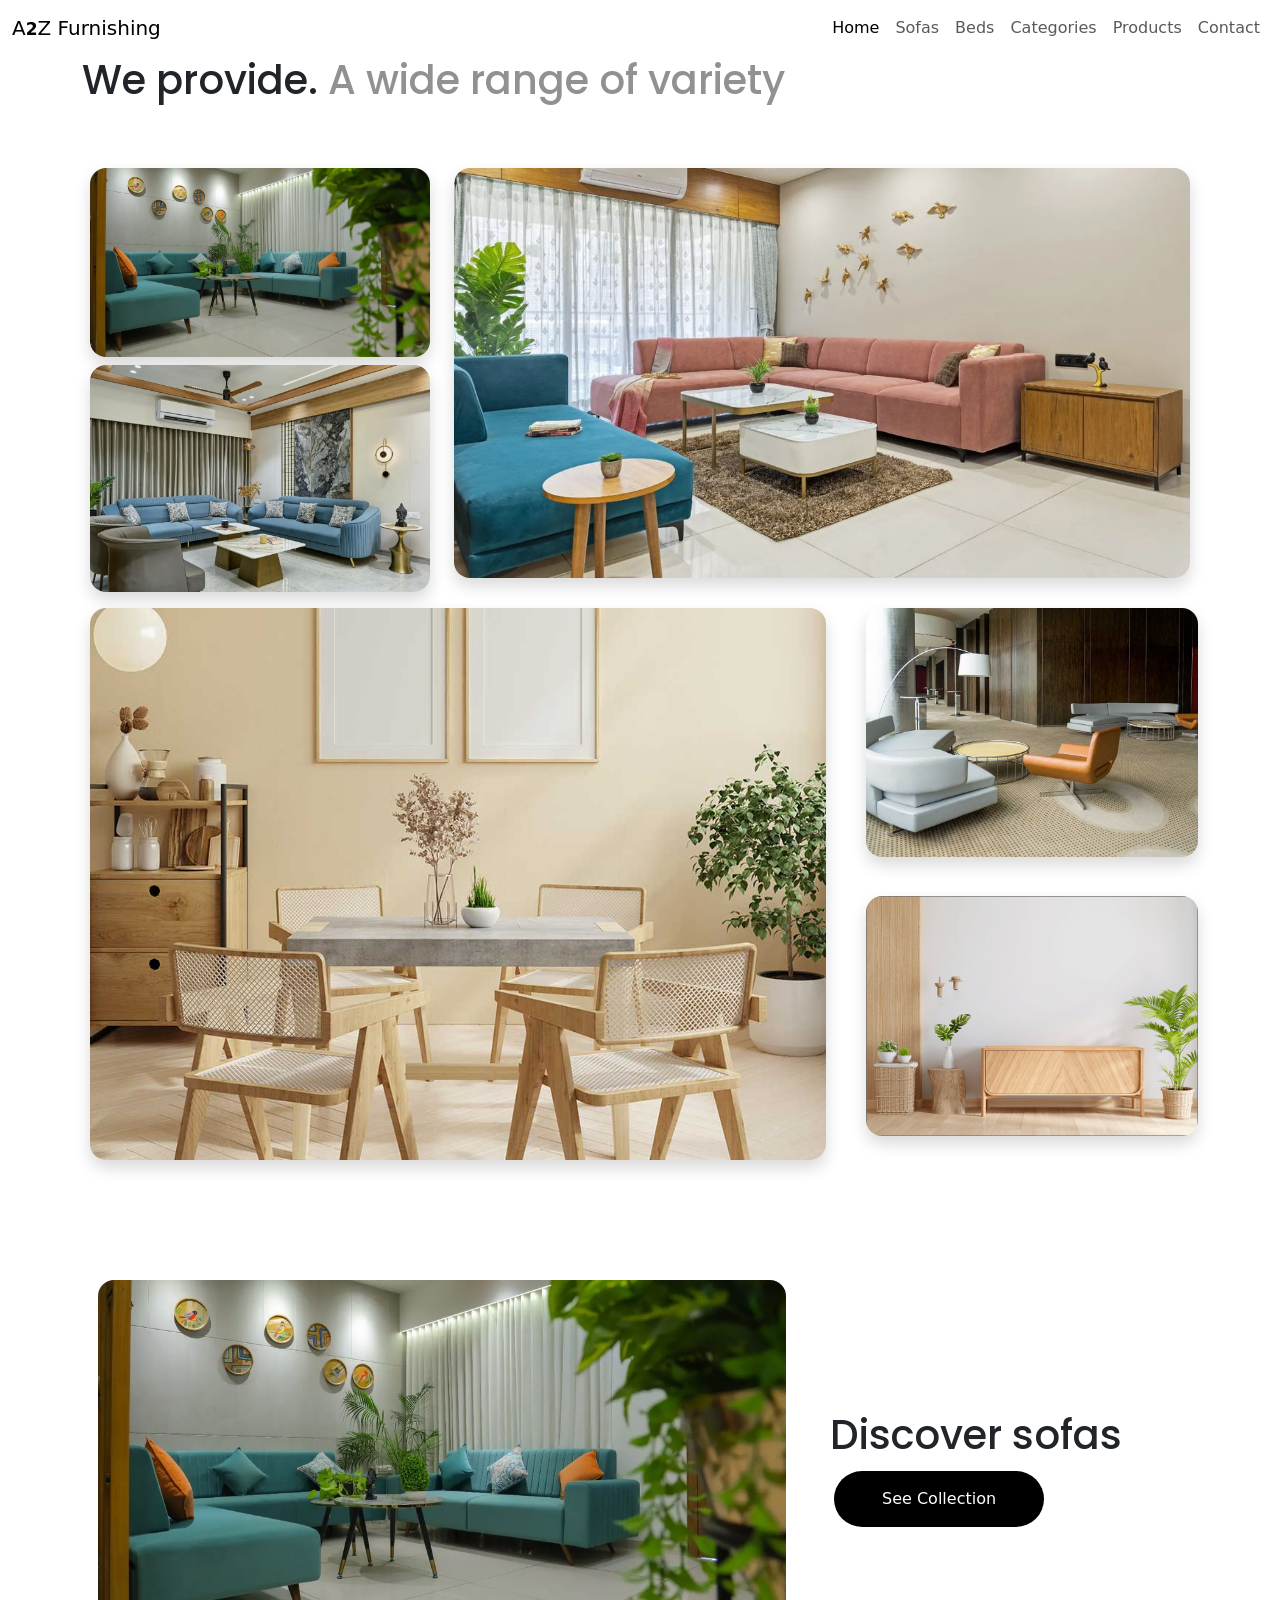
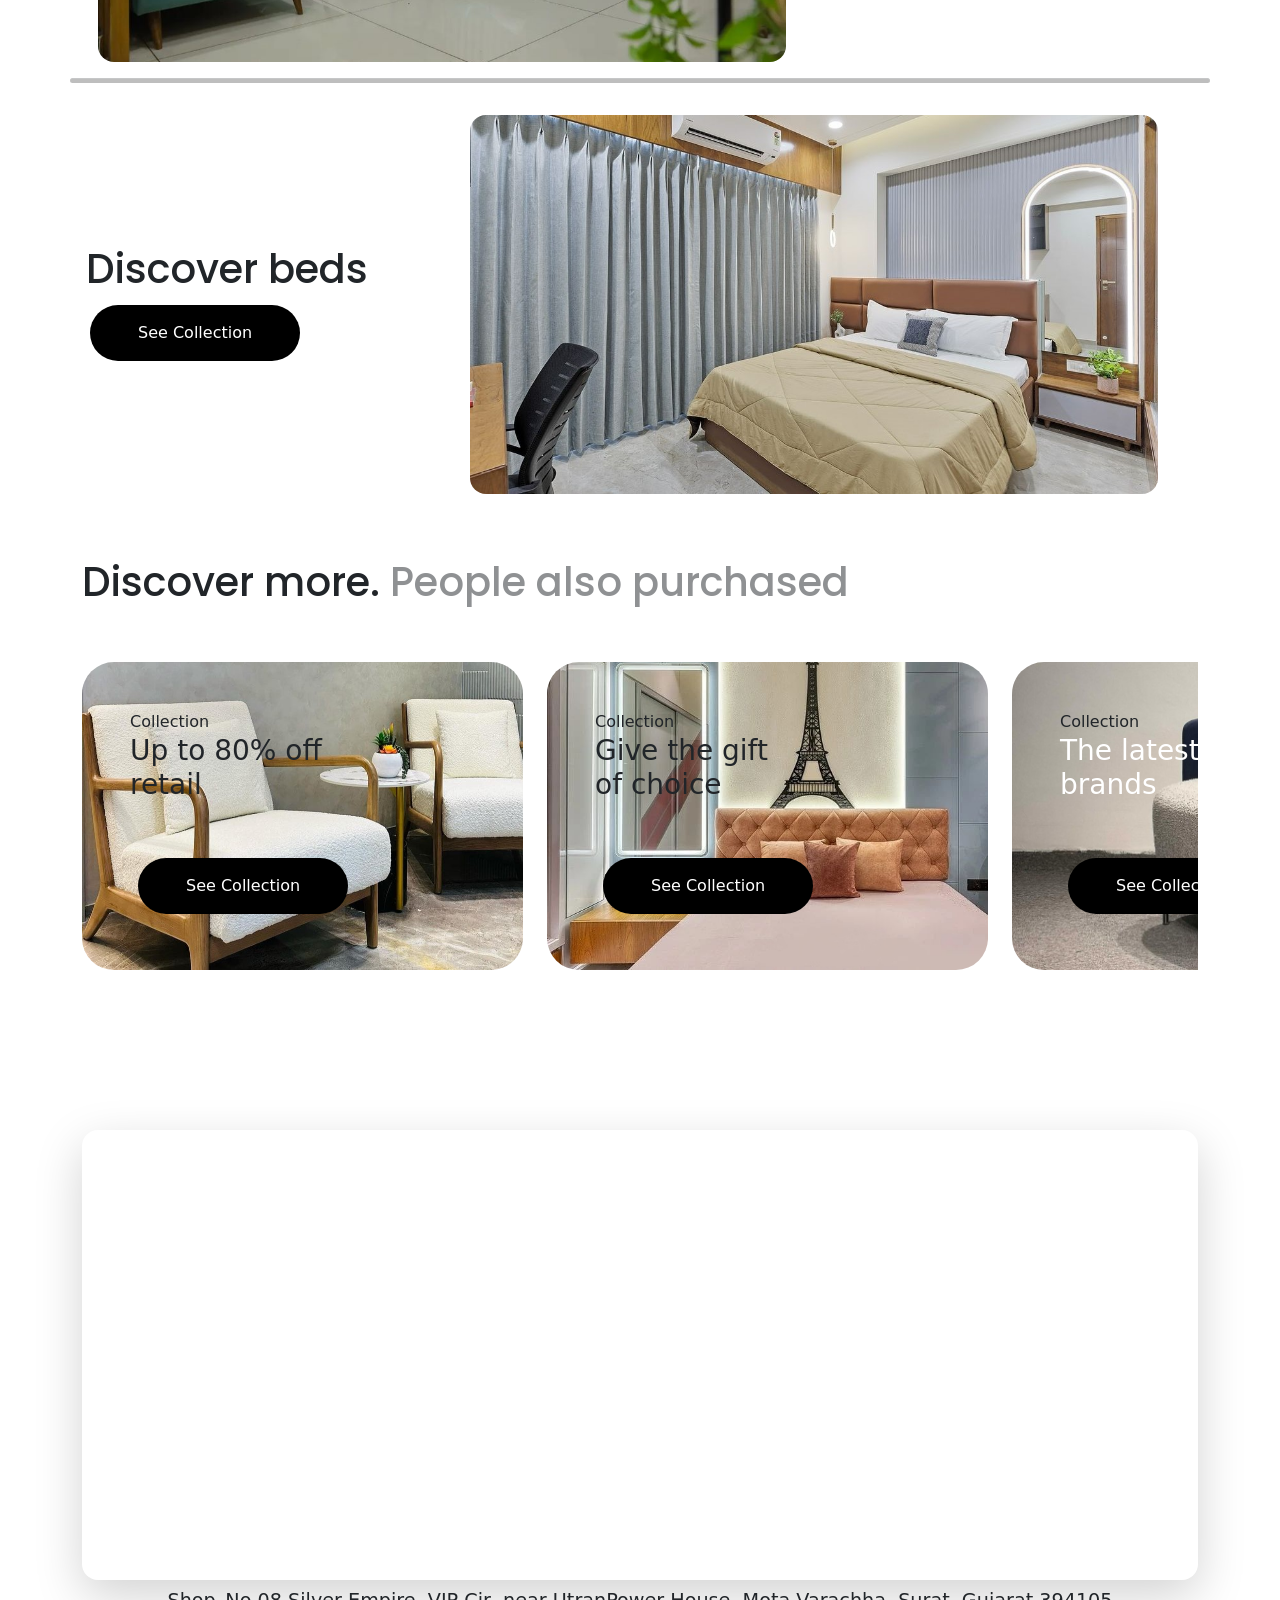
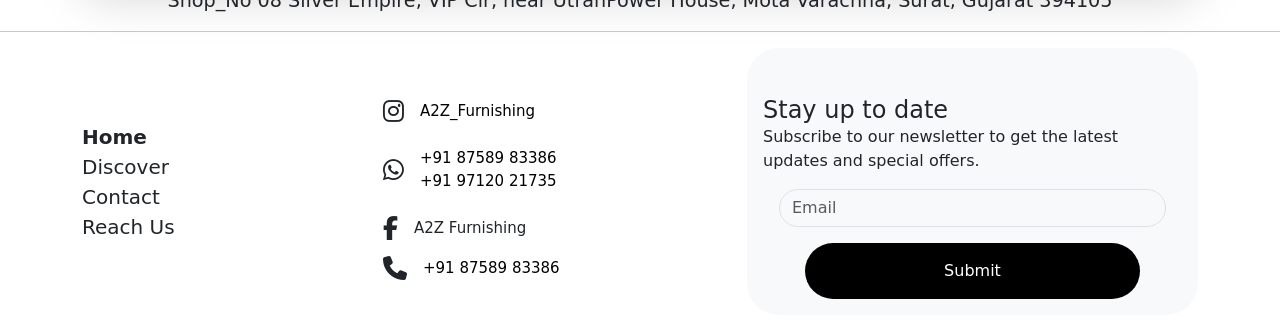
<file: Projects/A2Z_Furnishing/explore.html>
<!DOCTYPE html>
<html lang="en">

<head>
    <meta charset="UTF-8">
    <meta name="viewport" content="width=device-width, initial-scale=1.0">
    <title>A2Z Furnishing</title>
    <link rel="shortcut icon" href="assets/images/favicon.png">
    <link rel="stylesheet" href="assets/css/all.min.css">
    <link rel="stylesheet" href="assets/css/media.css">
    <link rel="stylesheet" href="assets/css/style.css">
    <link rel="stylesheet" href="assets/css/bootstrap.min.css">
    <link
        href="https://fonts.googleapis.com/css2?family=Poppins:ital,wght@0,100;0,200;0,300;0,400;0,500;0,600;0,700;0,800;0,900;1,100;1,200;1,300;1,400;1,500;1,600;1,700;1,800;1,900&display=swap"
        rel="stylesheet">
    
</head>

<body>
    <!-- header Start -->
    <header class="position-sticky top-0">
        <nav class="navbar navbar-expand-lg">
            <div class="container-fluid">
                <a class="navbar-brand" href="index.html">A<strong style="font-size: 0.85em;">2</strong>Z Furnishing</a>
                <button class="navbar-toggler" type="button" data-bs-toggle="collapse"
                    data-bs-target="#navbarNavAltMarkup" aria-controls="navbarNavAltMarkup" aria-expanded="false"
                    aria-label="Toggle navigation">
                    <span class="navbar-toggler-icon"></span>
                </button>
                <div class="collapse navbar-collapse" id="navbarNavAltMarkup">
                    <div class="navbar-nav ms-auto">
                        <a class="nav-link active" aria-current="page" href="index.html">Home</a>
                        <a class="nav-link" href="cateSofa.html">Sofas</a>
                        <a class="nav-link" href="cateBed.html">Beds</a>
                        <a class="nav-link" href="explore.html">Categories</a>
                        <a class="nav-link" href="index.html#products">Products</a>
                        <a class="nav-link" href="#contact">Contact</a>
                    </div>
                </div>
            </div>
        </nav>
    </header>
    <!-- header End -->
    <!-- banner start -->
    <section class="exploreBanner">
        <div class="container">
            <div class="row">
                <div class="col-12 mb-5">
                    <p class="h1">We provide. <span class="opacity-50">A wide range of variety</span></p>
                </div>
                <div class="col-lg">
                    <div class="exploreImg m-lg-2 m-1 col-12">
                        <a href="cateSofa.html"><img src="assets/images/discoverImg5.png"
                                class="img-fluid shadow multiCurves" alt=""></a>
                    </div>
                    <div class="exploreImg m-lg-2 m-1 col-12">
                        <a href="cateSofa.html"><img src="assets/images/banner.png"
                                class="img-fluid shadow multiCurves" alt=""></a>
                    </div>
                </div>
                <div class="exploreImg m-lg-2 m-1 col-12 col-lg-8">
                    <a href="cateSofa.html"><img src="assets/images/discoverImg4.png" class="img-fluid shadow multiCurves"
                            alt=""></a>
                </div>



                <div class="exploreImg m-lg-2 m-1 col-12 col-lg-8">
                    <img src="assets/images/fea3.jpg" class="img-fluid shadow multiCurves" alt="">
                </div>
                   <div class="row col-12 col-lg-4">
                        <div class="exploreImg m-lg-2 mt-3 col-12">
                            <img src="assets/images/fea2.jpg" class="img-fluid shadow multiCurves zoomscroll" alt="">
                        </div>
                        <div class="exploreImg m-lg-2 mt-3 col-12">
                            <img src="assets/images/h1-slide-01.png" class="img-fluid shadow multiCurves zoomscroll" alt="">
                        </div>
                   </div>
            </div>
        </div>
    </section>
    <section class="navigate mt-5">
        <div class="container">
            <div class="row">
                <div class="sofa col-12 row align-items-center mt-5">
                    <div class="col-lg-8 col-12"><img src="assets/images/discoverImg5.png"
                            class="img-fluid rounded-5 p-3 zoomscrollAlt" alt=""></div>
                    <div class="col-lg-4 col-12 p-3">
                        <p class="h1">Discover sofas</p>
                        <a href="cateSofa.html"
                            class="uniButton bg-black text-white p-3 px-5 text-decoration-none rounded-pill d-inline-block m-1">
                            See Collection
                        </a>
                    </div>
                </div>
                <hr class="zoomscroll rounded-pill" style="height: 5px; background-color: black;">
                <div class="Beds col-12 row align-items-center">
                    <div class="col-lg-4 col-12 p-3">
                        <p class="h1">Discover beds</p>
                        <a href="cateBed.html"
                            class="uniButton bg-black text-white p-3 px-5 text-decoration-none rounded-pill d-inline-block m-1">
                            See Collection
                        </a>
                    </div>
                    <div class="col-lg-8 col-12"><img src="assets/images/bedRaw3DC.jpg" style="height: 100%;"
                            class="img-fluid rounded-5 p-3 zoomscrollAlt" alt=""></div>
                </div>
            </div>
        </div>
    </section>


    <!-- banner end -->

    <!-- featured start -->

    <section class="Suggestion my-5">
        <div class="container">
            <div class="row">
                <div class="col-12 mb-5">
                    <p class="h1"> Discover more. <span class="opacity-50">People also purchased</span></p>
                </div>
                <div class="row flex-nowrap overflow-auto">
                    <div class="col-lg-5 col-10 mb-3">
                        <div class="discoverCard rounded-5 p-5 ms-auto"
                            style="background-image: url(assets/images/discoverImg1.png); background-size: cover;">
                            <span class="font-thin ">Collection</span>
                            <p class="h3 ">Up to 80% off <br> retail</p>
                            <a href="productDetail.html"
                                class="uniButton bg-black text-white p-3 px-5 text-decoration-none rounded-pill d-inline-block mt-5 m-2">
                                See Collection
                            </a>
                        </div>

                    </div>
                    <div class="col-lg-5 col-10 mb-3">
                        <div class="discoverCard rounded-5 p-5 ms-auto"
                            style="background-image: url(assets/images/discoverImg2.png); background-size: cover;">
                            <span class="font-thin ">Collection</span>
                            <p class="h3 ">Give the gift <br> of choice</p>
                            <a href="productDetail.html"
                                class="uniButton bg-black text-white p-3 px-5 text-decoration-none rounded-pill d-inline-block mt-5 m-2">
                                See Collection
                            </a>
                        </div>

                    </div>
                    <div class="col-lg-5 col-10 mb-3">
                        <div class="discoverCard rounded-5 p-5 ms-auto"
                            style="background-image: url(assets/images/discoverImg3.png); background-size: cover;">
                            <span class="font-thin ">Collection</span>
                            <p class="h3 text-white">The latest from top brands</p>
                            <a href="productDetail.html"
                                class="uniButton bg-black text-white p-3 px-5 text-decoration-none rounded-pill d-inline-block mt-5 m-2">
                                See Collection
                            </a>
                        </div>

                    </div>
                    <div class="col-lg-5 col-10 mb-3">
                        <div class="discoverCard rounded-5 p-5 ms-auto"
                            style="background-image: url(assets/images/discoverImg4.png); background-size: cover;">
                            <span class="font-thin ">Collection</span>
                            <p class="h3 ">Beauty Collection</p>
                            <a href="productDetail.html"
                                class="uniButton bg-black text-white p-3 px-5 text-decoration-none rounded-pill d-inline-block mt-5 m-2">
                                See Collection
                            </a>
                        </div>

                    </div>
                    <div class="col-lg-5 col-10 mb-3">
                        <div class="discoverCard rounded-5 p-5 ms-auto"
                            style="background-image: url(assets/images/discoverImg5.png); background-size: cover;">
                            <span class="font-thin ">Collection</span>
                            <p class="h3 ">Up to 80% off <br> retail</p>
                            <a href="productDetail.html"
                                class="uniButton bg-black text-white p-3 px-5 text-decoration-none rounded-pill d-inline-block mt-5 m-2">
                                See Collection
                            </a>
                        </div>

                    </div>
                    <div class="col-lg-5 col-10 mb-3">
                        <div class="discoverCard rounded-5 p-5 ms-auto"
                            style="background-image: url(assets/images/discoverImg6.png); background-size: cover;">
                            <span class="font-thin ">Collection</span>
                            <p class="h3 text-white">Give the gift <br> of choice</p>
                            <a href="productDetail.html"
                                class="uniButton bg-black text-white p-3 px-5 text-decoration-none rounded-pill d-inline-block mt-5 m-2">
                                See Collection
                            </a>
                        </div>
                    </div>
                </div>
            </div>
    </section>

    <section class="discover">
        <div class="container">
            <div class="row"></div>
        </div>
    </section>
    <div class="container mt-5" id="contact">
        <div class="reach  mt-5">
            <iframe
                src="https://www.google.com/maps/embed?pb=!1m18!1m12!1m3!1d3718.975924310198!2d72.86547670377804!3d21.23280327595858!2m3!1f0!2f0!3f0!3m2!1i1024!2i768!4f13.1!3m3!1m2!1s0x3be04f83af16b021%3A0xf60b122567bad38!2sA%20to%20Z%20FURNISHING%20%26%20SOFA!5e0!3m2!1sen!2sin!4v1743444285754!5m2!1sen!2sin"
                height="450" style="border:0;" allowfullscreen="" referrerpolicy="no-referrer-when-downgrade"
                class="rounded-4 col-12 mt-5 shadow-lg zoomscrollAlt"></iframe>
            <div class="text-center" style="font-size: 1.2rem; font-weight: 400;">Shop_No 08 Silver Empire, VIP Cir,
                near UtranPower House, Mota Varachha, Surat, Gujarat 394105</div>

        </div>
    </div>

    <hr>
    <div class="container">
        <footer>
            <div class="row align-items-center">
                <div class="pages col-lg-3 col-md-6 col-12">
                    <ul class="list-unstyled" style="font-size: 20px;">
                        <li class="heavyFont">Home</li>
                        <li>Discover</li>
                        <li>Contact</li>
                        <li>Reach Us</li>
                    </ul>
                </div>
                <div class="contact col-lg-4 col-md-6 col-12 ">
                    <div class="icons justify-content-center d-flex flex-column ">
                        <div class="sub-icons d-flex align-items-center"><i
                                class="p-3 d-flex py-2 fa-brands fa-instagram"></i><a href=""
                                class="text-decoration-none text-black"> A2Z_Furnishing</a></div>
                        <div class="sub-icons d-flex align-items-center"><i
                                class="p-3 d-flex py-2 fa-brands fa-whatsapp"></i>
                            <div class="row my-3">
                                <div class="col-12"><a href="https://wa.me/+918758983386" target="_blank"
                                        class="text-decoration-none text-black">+91 87589 83386</a></div>

                                <div class="col-12"><a href="https://wa.me/+919712021735" target="_blank"
                                        class="text-decoration-none text-black">+91 97120 21735</a></div>
                            </div>
                        </div>
                        <div class="sub-icons d-flex align-items-center"> <i
                                class="p-3 d-flex py-2 fa-brands fa-facebook-f"></i>A2Z
                            Furnishing </div>
                        <div class="sub-icons d-flex align-items-center"><i
                                class="p-3 d-flex py-2 fa-solid fa-phone"></i><a href="tel:+91 87589 83386"
                                class="text-decoration-none text-black">+91 87589 83386</a></div>
                    </div>

                </div>
                <div class="col-lg-5 col-md-12 col-12">
                    <div class="rounded-5 p-5 px-3 mb-3 pb-0 bg-light">
                        <span class="h4">Stay up to date</span>
                        <p class="font-thin">Subscribe to our newsletter to get the latest updates and special offers.
                        </p>
                        <form>
                            <div class="mb-3 px-3">
                                <input type="email" class="form-control rounded-pill bg-transparent cursor-disabled"
                                    id="exampleFormControlInput1" placeholder="Email" disabled>
                            </div>

                            <div id="liveAlertPlaceholder" class="mt-2"></div>
                            <div class="col d-flex justify-content-center"><a
                                    class="rounded-pill text-decoration-none text-center uniButton bg-black text-white p-3 mb-3 cursor-pointer"
                                    id="liveAlertBtn" style="width: 80%;">Submit</a></div>
                        </form>
                    </div>
                </div>
            </div>
        </footer>
    </div>

    <!-- featured end -->

    <script>
        const alertPlaceholder = document.getElementById('liveAlertPlaceholder')
        const appendAlert = (message, type) => {
            const wrapper = document.createElement('div')
            wrapper.innerHTML = [
                `<div class="alert alert-${type} alert-dismissible" role="alert">`,
                `   <div>${message}</div>`,
                '   <button type="button" class="btn-close" data-bs-dismiss="alert" aria-label="Close"></button>',
                '</div>'
            ].join('')

            alertPlaceholder.append(wrapper)
        }

        const alertTrigger = document.getElementById('liveAlertBtn')
        if (alertTrigger) {
            alertTrigger.addEventListener('click', () => {
                appendAlert('Sorry, But this service is not available Right now, Connect at whatsapp', 'warning')
            })
        }
    </script>
    <script src="assets/js/bootstrap.bundle.min.js"></script>
</body>

</html>
</file>
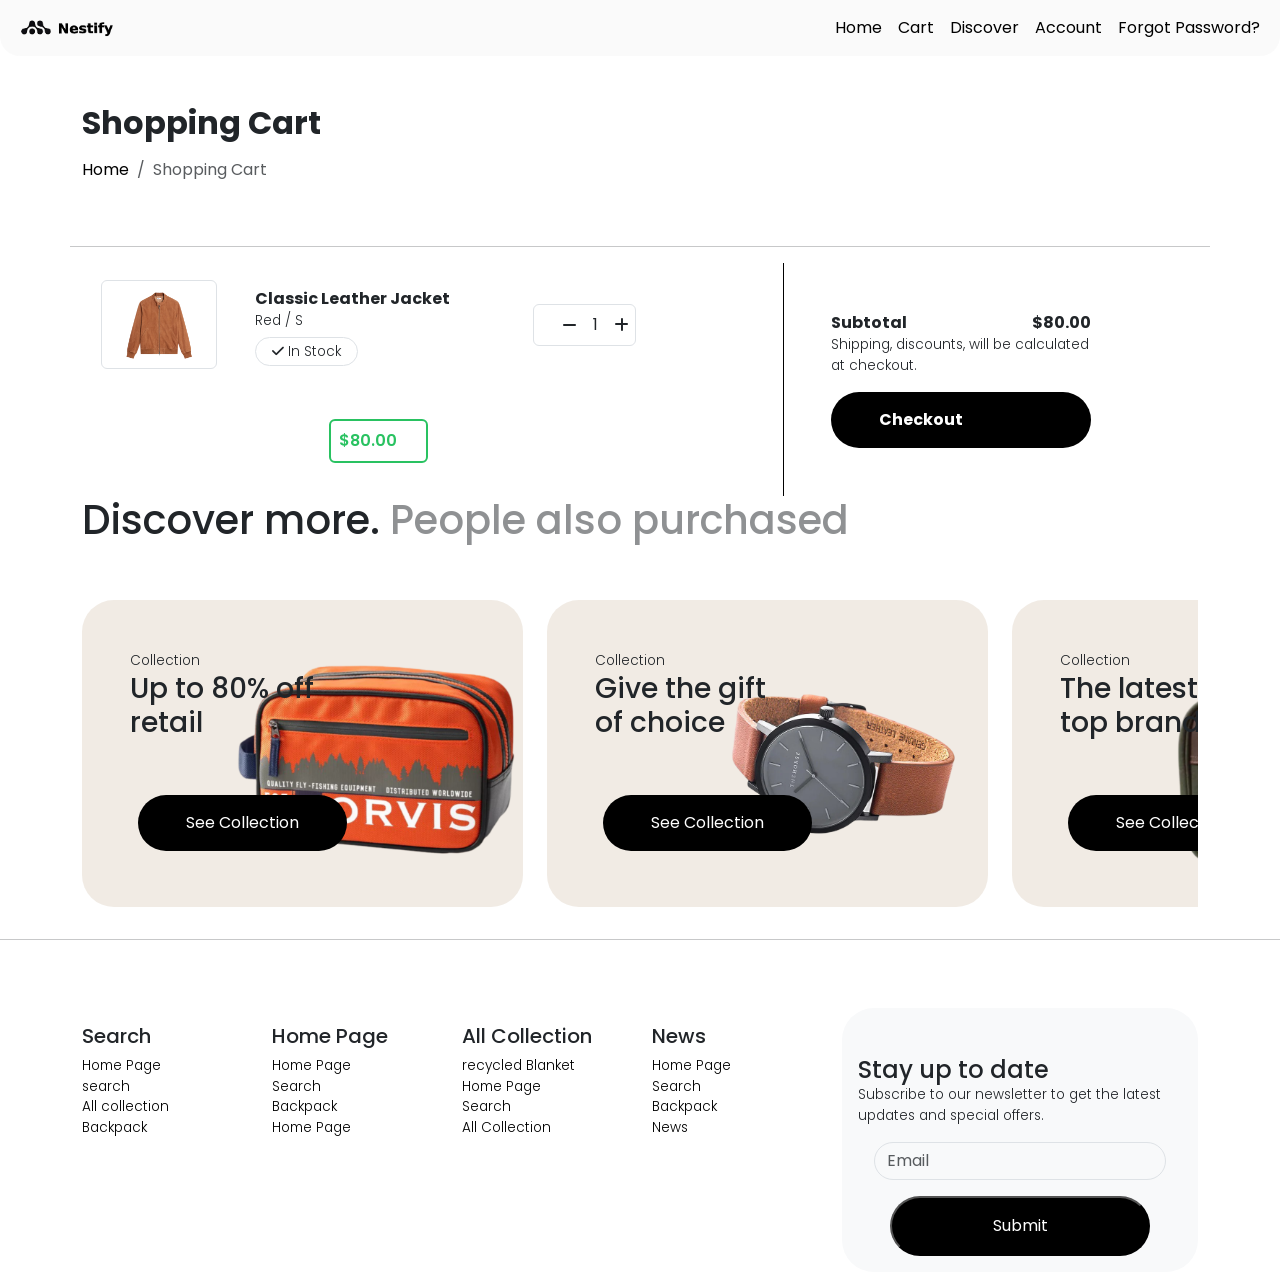
<file: Projects/Nestify/cart.html>
<!DOCTYPE html>
<html lang="en">

<head>
    <meta charset="UTF-8">
    <meta name="viewport" content="width=device-width, initial-scale=1.0">
    <title> Nestify </title>
    <link rel="shortcut icon" href="assets/images/favicon.png">
    <link rel="stylesheet" href="assets/css/all.min.css">
    <link rel="stylesheet" href="assets/css/media.css">
    <link rel="stylesheet" href="assets/css/style.css">
    <link rel="stylesheet" href="assets/css/bootstrap.min.css">
    <link
    href="https://fonts.googleapis.com/css2?family=Poppins:ital,wght@0,100;0,200;0,300;0,400;0,500;0,600;0,700;0,800;0,900;1,100;1,200;1,300;1,400;1,500;1,600;1,700;1,800;1,900&display=swap"
    rel="stylesheet">
</head>

<body>
    <!-- header Start -->
    <header class="position-sticky top-0">
        <nav class="navbar navbar-expand-lg">
            <div class="container-fluid">
                <div class="col-md-1 col-3"><a href="index.html"><img src="assets/images/logo.png" class="img-fluid"
                            alt=""></a></div>
                <button class="navbar-toggler" type="button" data-bs-toggle="collapse" data-bs-target="#navbarNav"
                    aria-controls="navbarNav" aria-expanded="false" aria-label="Toggle navigation">
                    <span class="navbar-toggler-icon"></span>
                </button>
                <div class="col-11">
                    <div class="collapse navbar-collapse " id="navbarNav">
                        <ul class="navbar-nav ms-auto">
                            <li class="nav-item">
                                <a class="nav-link" aria-current="page" href="index.html">Home</a>
                            </li>
                            <li class="nav-item">
                                <a class="nav-link active" href="cart.html">Cart</a>
                            </li>
                            <li class="nav-item">
                                <a class="nav-link" href="discover.html">Discover</a>
                            </li>
                            <li class="nav-item">
                                <a class="nav-link" href="login.html">Account</a>
                            </li>
                            <li class="nav-item">
                                <a class="nav-link" href="forgot.html">Forgot Password?</a>
                            </li>

                        </ul>
                    </div>
                </div>
            </div>
        </nav>
    </header>
    <!-- header End -->
    <!-- banner start -->

    <section class="cart">
        <div class="container">
            <div class="row mt-5">
                <p class="h2 fontHeavy">Shopping Cart</p>
                <nav aria-label="breadcrumb">
                    <ol class="breadcrumb mt-2 mb-5">
                        <li class="breadcrumb-item"><a href="index.html">Home</a></li>
                        <li class="breadcrumb-item active" aria-current="page">Shopping Cart</li>
                    </ol>
                </nav>
                <hr class="my-3">
                <div class="col-lg-7 col-12 row">
                    <div class="d-flex row align-items-center justify-content-between">
                        <div class="d-flex col-lg-8 col-12">
                            <img src="assets/images/cartImg.webp" class="img-fluid cartImg img-thumbnail m-auto p-0" alt="">
                            <div class="cartContent m-auto fontHeavy">
                                Classic Leather Jacket
                                <span class="font-thin mb-2 d-block">Red / S</span>
                                <span class="rounded-pill border font-thin px-3 py-1"> <i class="fa-solid fa-check"></i> In Stock</span>
                            </div>
                        </div>


                        <div class="rangeSelector rounded d-flex col-lg-2 col-6 m-auto my-3 align-items-center py-2 justify-content-evenly border">
                            <i class="fa-solid fa-minus px-3"></i>
                            1
                            <i class="fa-solid fa-plus px-3"></i>
                        </div>


                        <div><span class="priceButton d-flex col-lg-2 col-6 m-auto my-3 p-2  rounded">$80.00</span></div>

                    </div>

                </div>
                <div class="col-lg-4 col-12 subtotal position-relative m-auto">
                    <div class="p-5">
                        <div class="d-flex justify-content-between">
                            <span class="fontHeavy">Subtotal</span>
                            <span class="fontHeavy">$80.00</span>
                        </div>
                        <p class="font-thin">Shipping, discounts, will be calculated at checkout.</p>
                        <a href="checkout.html" class="text-white fontHeavy bg-black px-5 p-3 d-flex rounded-pill">Checkout</a>

                    </div>
                </div>
            </div>
        </div>
    </section>



    <section class="Suggestion">
        <div class="container">
            <div class="row">
                <div class="col-12 mb-5">
                    <p class="h1"> Discover more. <span class="opacity-50">People also purchased</span></p>
                </div>
                <div class="row flex-nowrap overflow-auto">
                    <div class="col-lg-5 col-10 mb-3">
                        <div class="discoverCard rounded-5 p-5 ms-auto"
                            style="background-image: url(assets/images/discoverImg1.png);">
                            <span class="font-thin ">Collection</span>
                            <p class="h3 ">Up to 80% off <br> retail</p>
                            <a href="productDetail.html"
                                class="button bg-black text-white p-3 px-5 text-decoration-none rounded-pill d-inline-block mt-5 m-2">
                                See Collection
                            </a>
                        </div>

                    </div>
                    <div class="col-lg-5 col-10 mb-3">
                        <div class="discoverCard rounded-5 p-5 ms-auto"
                            style="background-image: url(assets/images/discoverImg2.png);">
                            <span class="font-thin ">Collection</span>
                            <p class="h3 ">Give the gift <br> of choice</p>
                            <a href="productDetail.html"
                                class="button bg-black text-white p-3 px-5 text-decoration-none rounded-pill d-inline-block mt-5 m-2">
                                See Collection
                            </a>
                        </div>

                    </div>
                    <div class="col-lg-5 col-10 mb-3">
                        <div class="discoverCard rounded-5 p-5 ms-auto"
                            style="background-image: url(assets/images/discoverImg3.png);">
                            <span class="font-thin ">Collection</span>
                            <p class="h3 ">The latest from<br> top brands</p>
                            <a href="productDetail.html"
                                class="button bg-black text-white p-3 px-5 text-decoration-none rounded-pill d-inline-block mt-5 m-2">
                                See Collection
                            </a>
                        </div>

                    </div>
                    <div class="col-lg-5 col-10 mb-3">
                        <div class="discoverCard rounded-5 p-5 ms-auto"
                            style="background-image: url(assets/images/discoverImg4.png);">
                            <span class="font-thin ">Collection</span>
                            <p class="h3 ">Beauty Collection</p>
                            <a href="productDetail.html"
                                class="button bg-black text-white p-3 px-5 text-decoration-none rounded-pill d-inline-block mt-5 m-2">
                                See Collection
                            </a>
                        </div>

                    </div>
                    <div class="col-lg-5 col-10 mb-3">
                        <div class="discoverCard rounded-5 p-5 ms-auto"
                            style="background-image: url(assets/images/maylike1.png);">
                            <span class="font-thin ">Collection</span>
                            <p class="h3 ">Up to 80% off <br> retail</p>
                            <a href="productDetail.html"
                                class="button bg-black text-white p-3 px-5 text-decoration-none rounded-pill d-inline-block mt-5 m-2">
                                See Collection
                            </a>
                        </div>

                    </div>
                    <div class="col-lg-5 col-10 mb-3">
                        <div class="discoverCard rounded-5 p-5 ms-auto"
                            style="background-image: url(assets/images/maylike2.png);">
                            <span class="font-thin ">Collection</span>
                            <p class="h3 ">Give the gift <br> of choice</p>
                            <a href="productDetail.html"
                                class="button bg-black text-white p-3 px-5 text-decoration-none rounded-pill d-inline-block mt-5 m-2">
                                See Collection
                            </a>
                        </div>
                    </div>
                </div>
            </div>
    </section>

    <footer>
        <hr class="pb-1 pt-5">
        <div class="container">
            <div class="row">
                <div class="col-lg-8 col-12">
                    <div class="col-12">
                        <div class="row">
                            <div class="col-lg-3 py-3 col-6">
                                <p class="h5">Search</p>
                                <ul class="list-unstyled" class="list-unstyled">
                                    <li class="font-thin"><a href="#">Home Page</a></li>
                                    <li class="font-thin"><a href="#">search</a></li>
                                    <li class="font-thin"><a href="#">All collection</a></li>
                                    <li class="font-thin"><a href="#">Backpack</a></li>
                                </ul>
                            </div>
                            <div class="col-lg-3 py-3 col-6">
                                <p class="h5">Home Page</p>
                                <ul class="list-unstyled">
                                    <li class="font-thin"><a href="#">Home Page</a></li>
                                    <li class="font-thin"><a href="#">Search</a></li>
                                    <li class="font-thin"><a href="#">Backpack</a></li>
                                    <li class="font-thin"><a href="#">Home Page</a></li>
                                </ul>
                            </div>
                            <div class="col-lg-3 py-3 col-6">
                                <p class="h5">All Collection</p>
                                <ul class="list-unstyled">
                                    <li class="font-thin"><a href="#">recycled Blanket</a></li>
                                    <li class="font-thin"><a href="#">Home Page</a></li>
                                    <li class="font-thin"><a href="#">Search</a></li>
                                    <li class="font-thin"><a href="#">All Collection</a></li>
                                </ul>
                            </div>
                            <div class="col-lg-3 py-3 col-6">
                                <p class="h5">News</p>
                                <ul class="list-unstyled">
                                    <li class="font-thin"><a href="#">Home Page</a></li>
                                    <li class="font-thin"><a href="#">Search</a></li>
                                    <li class="font-thin"><a href="#">Backpack</a></li>
                                    <li class="font-thin"><a href="#">News</a></li>
                                </ul>
                            </div>
                        </div>
                    </div>
                </div>
                <div class="col-lg-4 col-12">
                    <div class="rounded-5 p-5 px-3 mb-3 pb-0 bg-light">
                        <span class="h4">Stay up to date</span>
                        <p class="font-thin">Subscribe to our newsletter to get the latest updates and special offers.
                        </p>
                        <form>
                            <div class="mb-3 px-3">
                                <input type="email" class="form-control rounded-pill bg-transparent"
                                    id="exampleFormControlInput1" placeholder="Email" required>
                            </div>

                            <div class="col d-flex justify-content-center"><button type="submit"
                                    class="rounded-pill bg-black text-white p-3 mb-3"
                                    style="width: 80%;">Submit</button></div>
                        </form>
                    </div>
                </div>
            </div>
        </div>
    </footer>
    <script src="assets/js/bootstrap.bundle.min.js"></script>
</body>

</html>
</file>
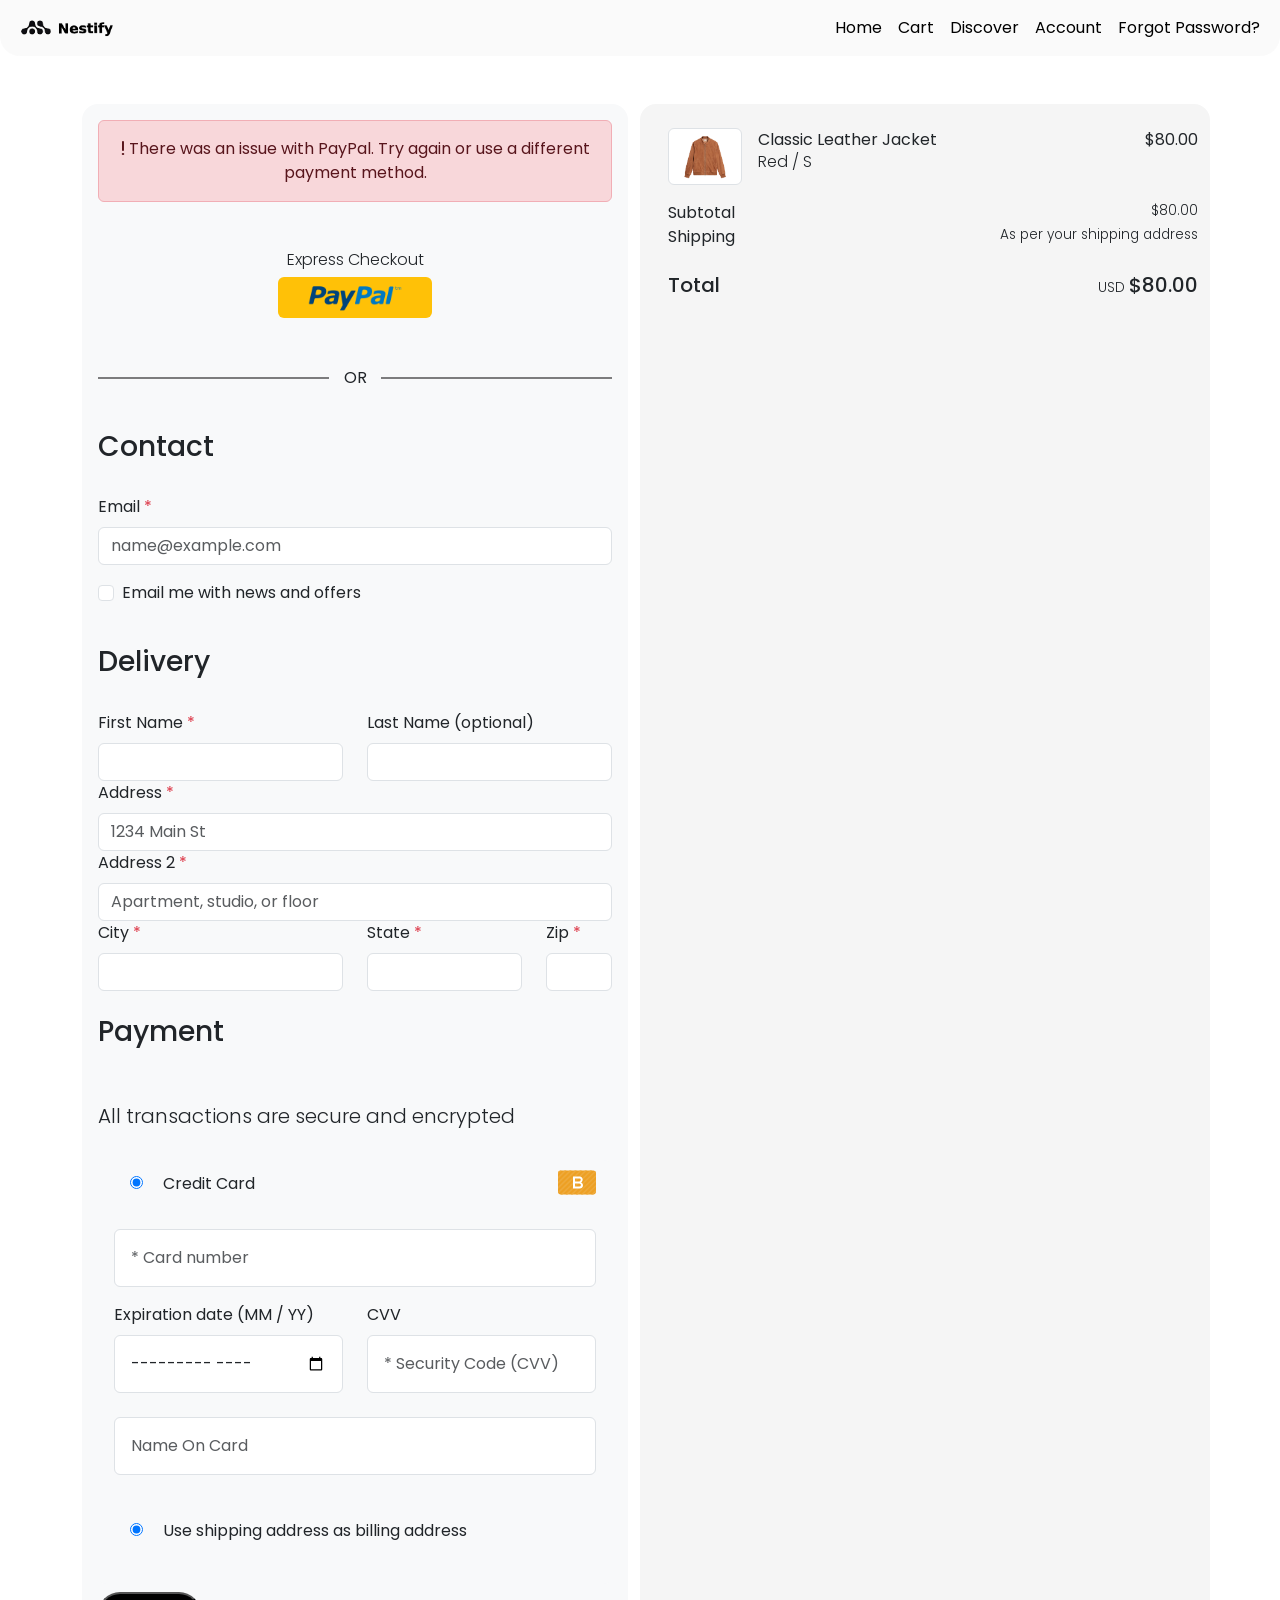
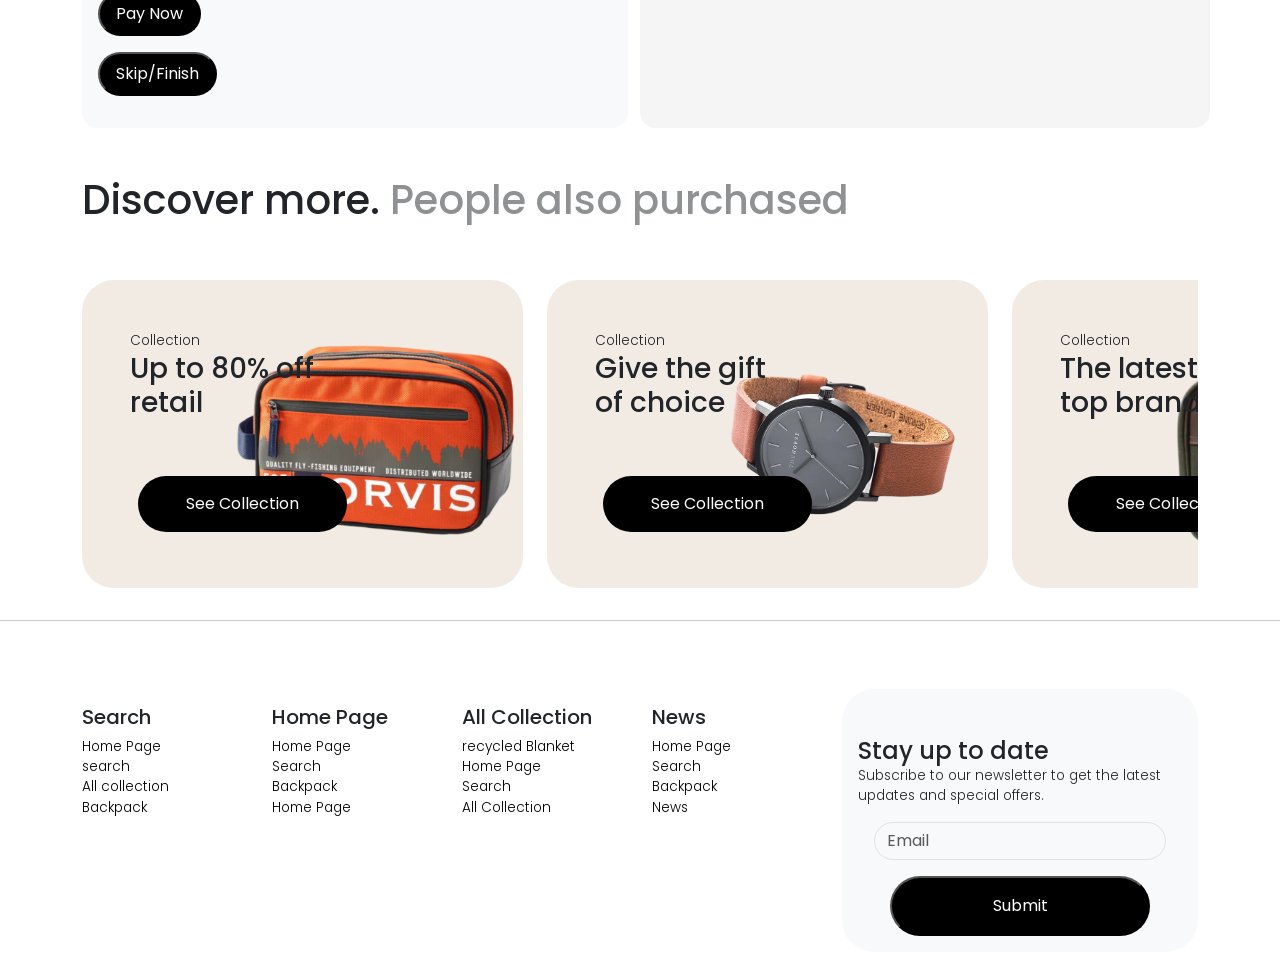
<file: Projects/Nestify/checkout.html>
<!DOCTYPE html>
<html lang="en">

<head>
    <meta charset="UTF-8">
    <meta name="viewport" content="width=device-width, initial-scale=1.0">
    <title> Nestify </title>
    <link rel="shortcut icon" href="assets/images/favicon.png">
    <link rel="stylesheet" href="assets/css/all.min.css">
    <link rel="stylesheet" href="assets/css/media.css">
    <link rel="stylesheet" href="assets/css/style.css">
    <link rel="stylesheet" href="assets/css/bootstrap.min.css">
    <link
    href="https://fonts.googleapis.com/css2?family=Poppins:ital,wght@0,100;0,200;0,300;0,400;0,500;0,600;0,700;0,800;0,900;1,100;1,200;1,300;1,400;1,500;1,600;1,700;1,800;1,900&display=swap"
    rel="stylesheet">
</head>

<body>
    <!-- header Start -->
    <header class="position-sticky top-0">
        <nav class="navbar navbar-expand-lg">
            <div class="container-fluid">
                <div class="col-md-1 col-3"><a href="index.html"><img src="assets/images/logo.png" class="img-fluid"
                            alt=""></a></div>
                <button class="navbar-toggler" type="button" data-bs-toggle="collapse" data-bs-target="#navbarNav"
                    aria-controls="navbarNav" aria-expanded="false" aria-label="Toggle navigation">
                    <span class="navbar-toggler-icon"></span>
                </button>
                <div class="col-11">
                    <div class="collapse navbar-collapse " id="navbarNav">
                        <ul class="navbar-nav ms-auto">
                            <li class="nav-item">
                                <a class="nav-link" aria-current="page" href="index.html">Home</a>
                            </li>
                            <li class="nav-item">
                                <a class="nav-link" href="cart.html">Cart</a>
                            </li>
                            <li class="nav-item">
                                <a class="nav-link" href="discover.html">Discover</a>
                            </li>
                            <li class="nav-item">
                                <a class="nav-link" href="login.html">Account</a>
                            </li>
                            <li class="nav-item">
                                <a class="nav-link" href="forgot.html">Forgot Password?</a>
                            </li>

                        </ul>
                    </div>
                </div>
            </div>
        </nav>
    </header>
    <!-- header End -->
    <!-- banner start -->
    <section class="atCart my-5">
        <div class="container">
            <div class="row">
                <div class="col-lg-6 col-12">
                    <div class="orderInfo bg-light p-3 rounded-4">
                        <div class="paypalExpress text-center">
                            <div class="alert alert-danger" role="alert">
                                <i class="fa-solid fa-exclamation"></i> There was an issue with PayPal. Try again or use
                                a different payment method.
                            </div>
                            <p class="h6 font-thin mt-5">Express Checkout</p>
                            <img src="assets/images/Paypal.png" class="img-fluid px-4 bg-warning rounded"
                                style="max-width: 30%;" alt="PayPal">

                        </div>
                        <div class="text-center">
                            <p class="breaker mt-5">OR</p>
                        </div>
                        <form>
                            <span class="py-4 h3 me-auto d-flex">Contact</span>
                            <div class="mb-3">
                                <label for="exampleFormControlInput1" class="form-label">Email <span
                                        class="text-danger">*</span> </label>
                                <input type="email" class="form-control" id="exampleFormControlInput1"
                                    placeholder="name@example.com" required>
                            </div>
                            <div class="mb-3 form-check">
                                <input type="checkbox" class="form-check-input" id="exampleCheck1">
                                <label class="form-check-label" for="exampleCheck1">Email me with news and
                                    offers</label>
                            </div>
                            <span class="py-4 h3 me-auto d-flex">Delivery</span>
                            <div class="row">
                                <div class="col-md-6">
                                    <label for="inputPassword4" class="form-label">First Name <span
                                            class="text-danger">*</span> </label>
                                    <input type="text" class="form-control" id="inputText" required>
                                </div>
                                <div class="col-md-6">
                                    <label for="inputPassword4" class="form-label">Last Name (optional)</label>
                                    <input type="text" class="form-control" id="inputText">
                                </div>
                                <div class="col-12">
                                    <label for="inputAddress" class="form-label">Address <span
                                            class="text-danger">*</span> </label>
                                    <input type="text" class="form-control" id="inputAddress" placeholder="1234 Main St"
                                        required>
                                </div>
                                <div class="col-12">
                                    <label for="inputAddress2" class="form-label">Address 2 <span
                                            class="text-danger">*</span> </label>
                                    <input type="text" class="form-control" id="inputAddress2"
                                        placeholder="Apartment, studio, or floor" required>
                                </div>
                                <div class="col-md-6">
                                    <label for="inputCity" class="form-label">City <span class="text-danger">*</span>
                                    </label>
                                    <input type="text" class="form-control" id="inputCity" required>
                                </div>
                                <div class="col-md-4">
                                    <label for="inputState" class="form-label">State <span class="text-danger">*</span>
                                    </label>
                                    <input type="text" class="form-control" required>
                                </div>
                                <div class="col-md-2">
                                    <label for="inputZip" class="form-label">Zip <span class="text-danger">*</span>
                                    </label>
                                    <input type="tel" maxlength="6" class="form-control" id="inputZip" required>
                                </div>


                            </div>


                            <span class="py-4 h3 me-auto d-flex">Payment</span>
                            <span class="py-4 h5 font-thin me-auto d-flex">All transactions are secure and
                                encrypted</span>
                            <div class="creditCard rounded-3 bg-light px-3">
                                <div class="cardSelection d-flex justify-content-between">
                                    <div>
                                        <input type="radio" name="" checked class="m-3" id=""> Credit Card
                                    </div>
                                    <img src="assets/images/credit.svg" class="img-fluid" alt="">

                                </div>
                                <div class="col-12">
                                    <label for="exampleFormControlInput1" class="form-label"></label>
                                    <input type="tel" maxlength="12" minlength="12" class="form-control p-3" id="exampleFormControlInput1"
                                        placeholder="* Card number " required>
                                </div>
                                <div class="row">
                                    <div class=" col-md-6 col-12">
                                        <label for="exampleFormControlInput1" class="form-label mt-3">Expiration date (MM / YY)</label>
                                        <input type="month" class="form-control p-3" id="exampleFormControlInput1"
                                            placeholder="* Expiration date (MM / YY)" required>
                                    </div>
                                    <div class=" col-md-6 col-12">
                                        <label for="exampleFormControlInput1" class="form-label mt-3">CVV</label>
                                        <input type="password" maxlength="3" class="form-control p-3"
                                            id="exampleFormControlInput1" placeholder="* Security Code (CVV)" required>
                                    </div>
                                </div>
                                <div class="col-12">
                                    <label for="exampleFormControlInput1" class="form-label"></label>
                                    <input type="text" class="form-control p-3" id="exampleFormControlInput1"
                                        placeholder="Name On Card">
                                </div>
                                <input type="radio" name="" checked class="m-3 my-5" id=""> Use shipping address as
                                billing address
                            </div>
                            <div class="col-12">
                                <button type="submit" class="button bg-black text-white p-2 px-3 text-decoration-none uniButton rounded-pill d-inline-block mt-2">Pay Now</button>
                            </div>
                        </form>
                        <button class="button bg-black text-white p-2 px-3 uniButton text-decoration-none rounded-pill d-inline-block mt-3" id="liveAlertBtn">Skip/Finish</button>
                        <div id="liveAlertPlaceholder" class="mt-3"></div>

                    </div>
                </div>
                <div class="col-lg-6 col-12 checkoutDetails rounded-4">
                    <div class="d-flex justify-content-between">
                        <div class="d-flex">
                            <img src="assets/images/cartImg.webp" class="img-fluid img-thumbnail d-flex p-0 m-3 mt-4"
                                style="max-width: 15%;" alt="">
                            <div class="mt-4">
                                Classic Leather Jacket
                                <span class="font-thin h6 d-block">Red / S</span>
                            </div>
                        </div>
                        <span class="mt-4">$80.00</span>
                    </div>
                    <div class="d-flex ms-3 justify-content-between">
                        Subtotal
                        <span class="font-thin">$80.00</span>
                    </div>
                    <div class="d-flex ms-3 justify-content-between">
                        Shipping
                        <span class="font-thin">As per your shipping address</span>
                    </div>
                    <div class="d-flex justify-content-between mt-4">
                        <span class="h5 ms-3 d-flex">Total</span>
                        <div>
                            <span class="font-thin mt-4">USD</span>
                            <span class="h5 mt-4">$80.00</span>
                        </div>
                    </div>

                </div>
            </div>
    </section>




    <section class="Suggestion">
        <div class="container">
            <div class="row">
                <div class="col-12 mb-5">
                    <p class="h1"> Discover more. <span class="opacity-50">People also purchased</span></p>
                </div>
                <div class="row flex-nowrap overflow-auto">
                    <div class="col-lg-5 col-10 mb-3">
                        <div class="discoverCard rounded-5 p-5 ms-auto"
                            style="background-image: url(assets/images/discoverImg1.png);">
                            <span class="font-thin ">Collection</span>
                            <p class="h3 ">Up to 80% off <br> retail</p>
                            <a href="#"
                                class="uniButton bg-black text-white p-3 px-5 text-decoration-none rounded-pill d-inline-block mt-5 m-2">
                                See Collection
                            </a>
                        </div>

                    </div>
                    <div class="col-lg-5 col-10 mb-3">
                        <div class="discoverCard rounded-5 p-5 ms-auto"
                            style="background-image: url(assets/images/discoverImg2.png);">
                            <span class="font-thin ">Collection</span>
                            <p class="h3 ">Give the gift <br> of choice</p>
                            <a href="#"
                                class="uniButton bg-black text-white p-3 px-5 text-decoration-none rounded-pill d-inline-block mt-5 m-2">
                                See Collection
                            </a>
                        </div>

                    </div>
                    <div class="col-lg-5 col-10 mb-3">
                        <div class="discoverCard rounded-5 p-5 ms-auto"
                            style="background-image: url(assets/images/discoverImg3.png);">
                            <span class="font-thin ">Collection</span>
                            <p class="h3 ">The latest from<br> top brands</p>
                            <a href="#"
                                class="uniButton bg-black text-white p-3 px-5 text-decoration-none rounded-pill d-inline-block mt-5 m-2">
                                See Collection
                            </a>
                        </div>

                    </div>
                    <div class="col-lg-5 col-10 mb-3">
                        <div class="discoverCard rounded-5 p-5 ms-auto"
                            style="background-image: url(assets/images/discoverImg4.png);">
                            <span class="font-thin ">Collection</span>
                            <p class="h3 ">Beauty Collection</p>
                            <a href="#"
                                class="uniButton bg-black text-white p-3 px-5 text-decoration-none rounded-pill d-inline-block mt-5 m-2">
                                See Collection
                            </a>
                        </div>

                    </div>
                    <div class="col-lg-5 col-10 mb-3">
                        <div class="discoverCard rounded-5 p-5 ms-auto"
                            style="background-image: url(assets/images/maylike1.png);">
                            <span class="font-thin ">Collection</span>
                            <p class="h3 ">Up to 80% off <br> retail</p>
                            <a href="#"
                                class="uniButton bg-black text-white p-3 px-5 text-decoration-none rounded-pill d-inline-block mt-5 m-2">
                                See Collection
                            </a>
                        </div>

                    </div>
                    <div class="col-lg-5 col-10 mb-3">
                        <div class="discoverCard rounded-5 p-5 ms-auto"
                            style="background-image: url(assets/images/maylike2.png);">
                            <span class="font-thin ">Collection</span>
                            <p class="h3 ">Give the gift <br> of choice</p>
                            <a href="#"
                                class="uniButton bg-black text-white p-3 px-5 text-decoration-none rounded-pill d-inline-block mt-5 m-2">
                                See Collection
                            </a>
                        </div>
                    </div>
                </div>
            </div>
    </section>

    <footer>
        <hr class="pb-1 pt-5">
        <div class="container">
            <div class="row">
                <div class="col-lg-8 col-12">
                    <div class="col-12">
                        <div class="row">
                            <div class="col-lg-3 py-3 col-6">
                                <p class="h5">Search</p>
                                <ul class="list-unstyled" class="list-unstyled">
                                    <li class="font-thin"><a href="#">Home Page</a></li>
                                    <li class="font-thin"><a href="#">search</a></li>
                                    <li class="font-thin"><a href="#">All collection</a></li>
                                    <li class="font-thin"><a href="#">Backpack</a></li>
                                </ul>
                            </div>
                            <div class="col-lg-3 py-3 col-6">
                                <p class="h5">Home Page</p>
                                <ul class="list-unstyled">
                                    <li class="font-thin"><a href="#">Home Page</a></li>
                                    <li class="font-thin"><a href="#">Search</a></li>
                                    <li class="font-thin"><a href="#">Backpack</a></li>
                                    <li class="font-thin"><a href="#">Home Page</a></li>
                                </ul>
                            </div>
                            <div class="col-lg-3 py-3 col-6">
                                <p class="h5">All Collection</p>
                                <ul class="list-unstyled">
                                    <li class="font-thin"><a href="#">recycled Blanket</a></li>
                                    <li class="font-thin"><a href="#">Home Page</a></li>
                                    <li class="font-thin"><a href="#">Search</a></li>
                                    <li class="font-thin"><a href="#">All Collection</a></li>
                                </ul>
                            </div>
                            <div class="col-lg-3 py-3 col-6">
                                <p class="h5">News</p>
                                <ul class="list-unstyled">
                                    <li class="font-thin"><a href="#">Home Page</a></li>
                                    <li class="font-thin"><a href="#">Search</a></li>
                                    <li class="font-thin"><a href="#">Backpack</a></li>
                                    <li class="font-thin"><a href="#">News</a></li>
                                </ul>
                            </div>
                        </div>
                    </div>
                </div>
                <div class="col-lg-4 col-12">
                    <div class="rounded-5 p-5 px-3 mb-3 pb-0 bg-light">
                        <span class="h4">Stay up to date</span>
                        <p class="font-thin">Subscribe to our newsletter to get the latest updates and special offers.
                        </p>
                        <form>
                            <div class="mb-3 px-3">
                                <input type="email" class="form-control rounded-pill bg-transparent"
                                    id="exampleFormControlInput1" placeholder="Email" required>
                            </div>

                            <div class="col d-flex justify-content-center"><button type="submit"
                                    class="rounded-pill uniButton bg-black text-white p-3 mb-3"
                                    style="width: 80%;">Submit</button></div>
                        </form>
                    </div>
                </div>
            </div>
        </div>
    </footer>
    <script>
        const alertPlaceholder = document.getElementById('liveAlertPlaceholder')
        const appendAlert = (message, type) => {
            const wrapper = document.createElement('div')
            wrapper.innerHTML = [
                `<div class="alert alert-${type} alert-dismissible" role="alert">`,
                `   <div>${message}</div>`,
                '   <button type="button" class="btn-close" data-bs-dismiss="alert" aria-label="Close"></button>',
                '</div>'
            ].join('')

            alertPlaceholder.append(wrapper)
        }

        const alertTrigger = document.getElementById('liveAlertBtn')
        if (alertTrigger) {
            alertTrigger.addEventListener('click', () => {
                appendAlert('Go To <a href="index.html" class="text-primary">Homepage</a>?', 'success')
            })
        }
    </script>
    <script src="assets/js/bootstrap.bundle.min.js"></script>
</body>

</html>
</file>
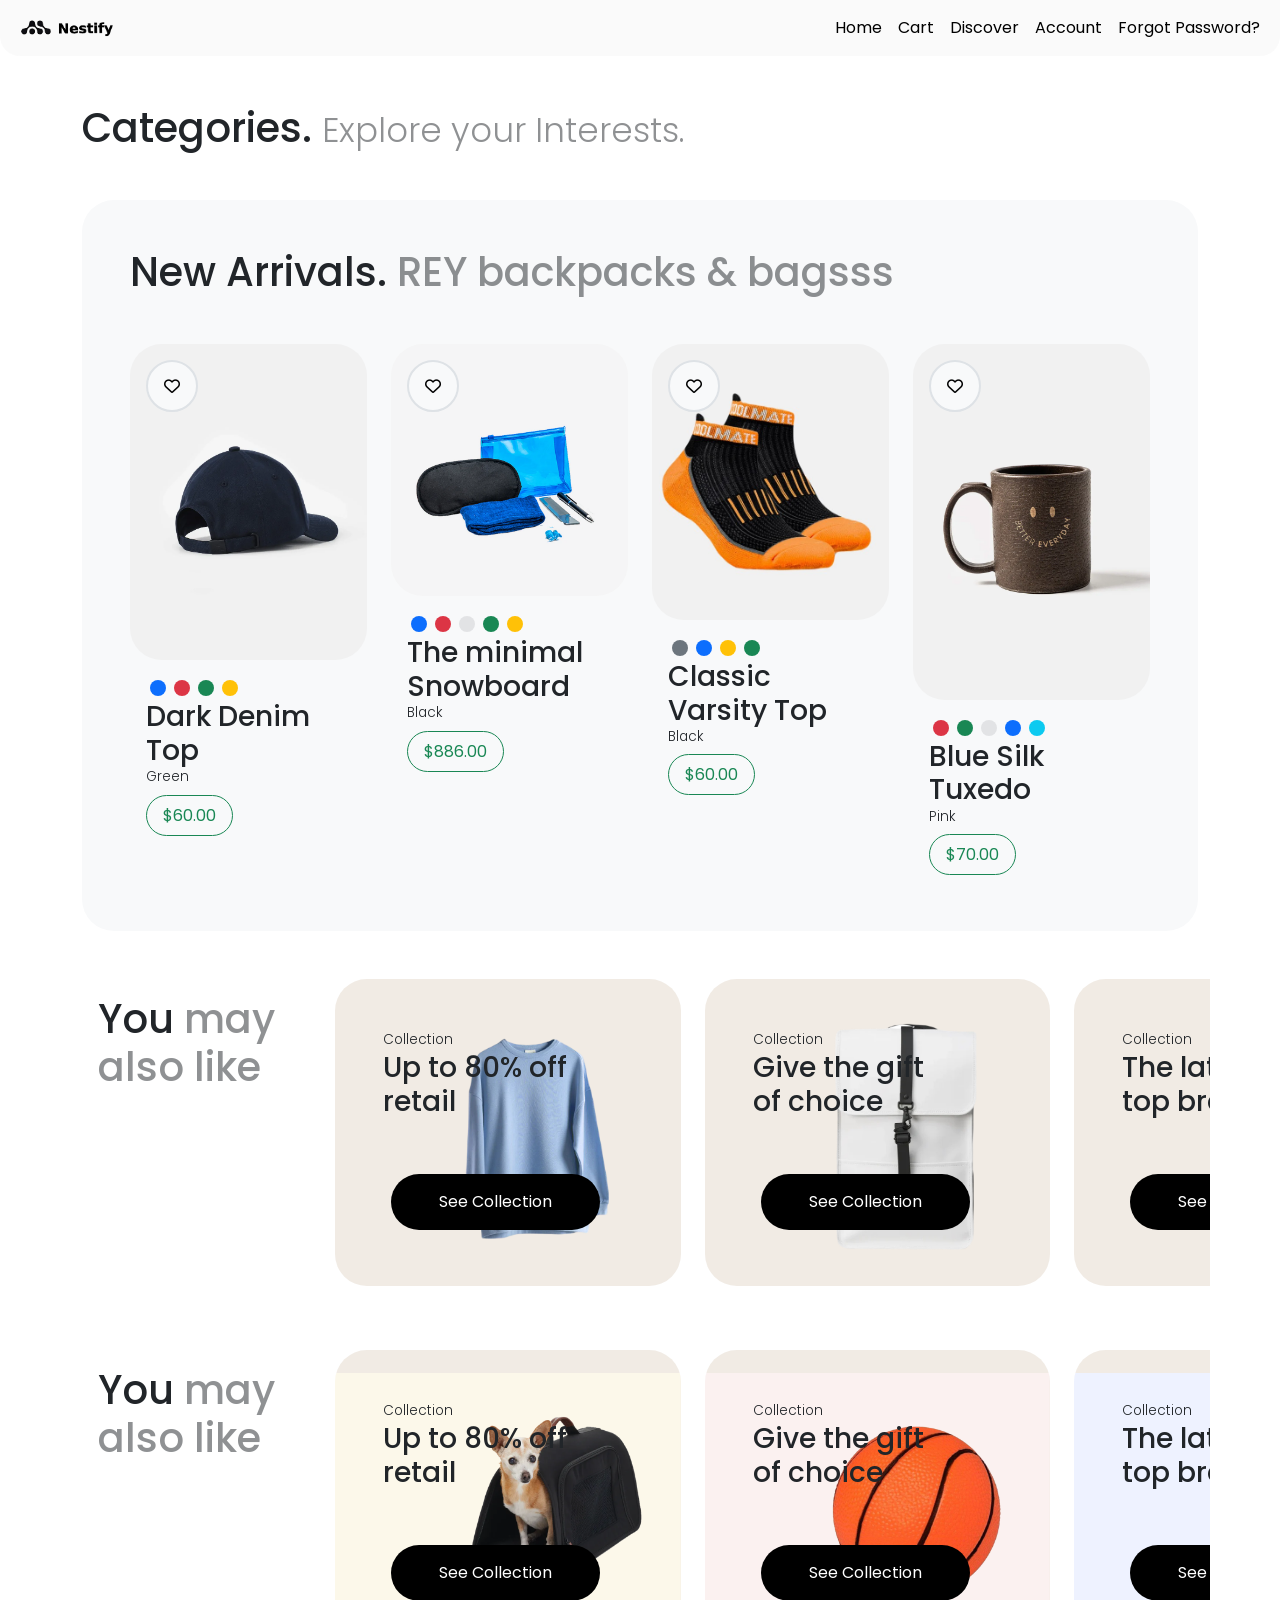
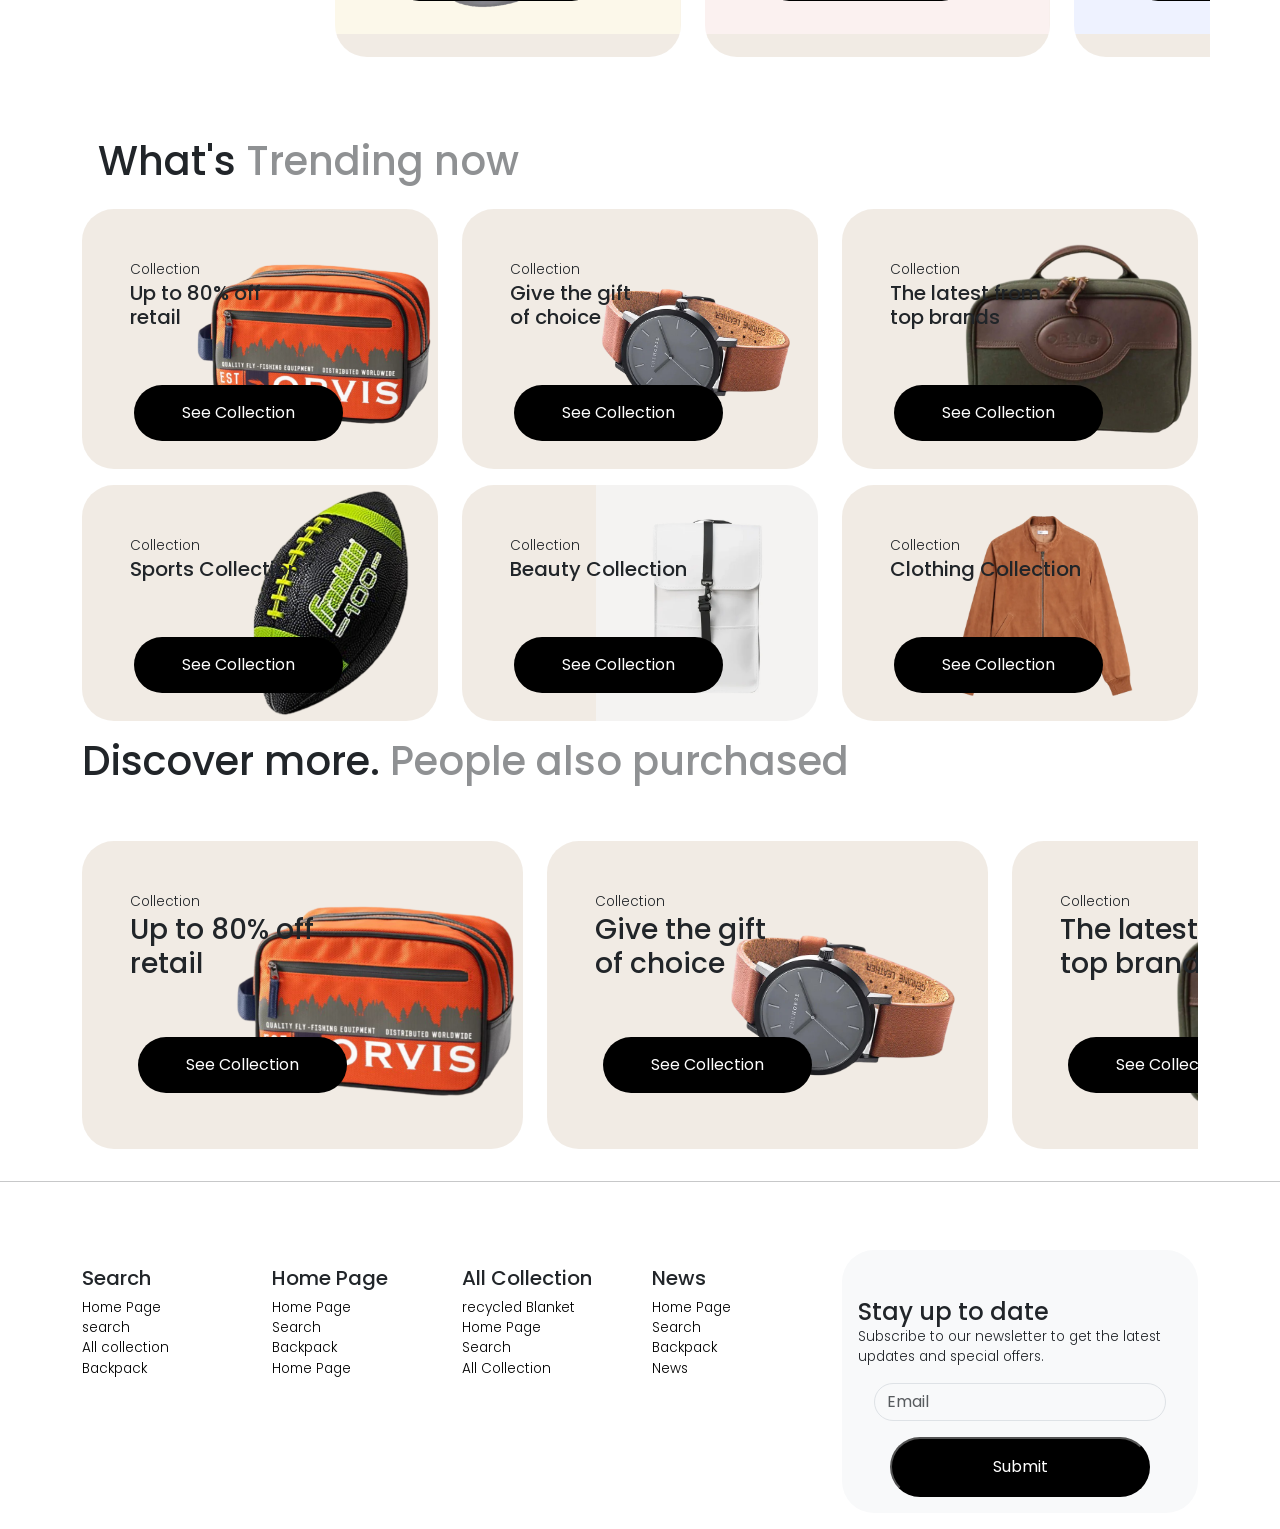
<file: Projects/Nestify/discover.html>
<!DOCTYPE html>
<html lang="en">

<head>
    <meta charset="UTF-8">
    <meta name="viewport" content="width=device-width, initial-scale=1.0">
    <title> Nestify </title>
    <link rel="shortcut icon" href="assets/images/favicon.png">
    <link rel="stylesheet" href="assets/css/all.min.css">
    <link rel="stylesheet" href="assets/css/media.css">
    <link rel="stylesheet" href="assets/css/style.css">
    <link rel="stylesheet" href="assets/css/bootstrap.min.css">
    <link
    href="https://fonts.googleapis.com/css2?family=Poppins:ital,wght@0,100;0,200;0,300;0,400;0,500;0,600;0,700;0,800;0,900;1,100;1,200;1,300;1,400;1,500;1,600;1,700;1,800;1,900&display=swap"
    rel="stylesheet">
</head>

<body>
    <!-- header Start -->
    <header class="position-sticky top-0">
        <nav class="navbar navbar-expand-lg">
            <div class="container-fluid">
                <div class="col-md-1 col-3"><a href="index.html"><img src="assets/images/logo.png" class="img-fluid"
                            alt=""></a></div>
                <button class="navbar-toggler" type="button" data-bs-toggle="collapse" data-bs-target="#navbarNav"
                    aria-controls="navbarNav" aria-expanded="false" aria-label="Toggle navigation">
                    <span class="navbar-toggler-icon"></span>
                </button>
                <div class="col-11">
                    <div class="collapse navbar-collapse " id="navbarNav">
                        <ul class="navbar-nav ms-auto">
                            <li class="nav-item">
                                <a class="nav-link" aria-current="page" href="index.html">Home</a>
                            </li>
                            <li class="nav-item">
                                <a class="nav-link" href="cart.html">Cart</a>
                            </li>
                            <li class="nav-item">
                                <a class="nav-link active" href="discover.html">Discover</a>
                            </li>
                            <li class="nav-item">
                                <a class="nav-link" href="login.html">Account</a>
                            </li>
                            <li class="nav-item">
                                <a class="nav-link" href="forgot.html">Forgot Password?</a>
                            </li>

                        </ul>
                    </div>
                </div>
            </div>
        </nav>
    </header>
    <!-- header End -->
    <!-- banner start -->

    <section class="discoverHead">
        <div class="container">
            <p class="h1 my-5"> Categories. <span class="font-thin opacity-50">Explore your Interests.</span></p>
            <div class="arrival bg-light p-5 rounded-5">
                <div class="col-12 mb-5">
                    <p class="h1"> New Arrivals. <span class="opacity-50">REY backpacks & bagsss</span></p>
                </div>
                <div class="col-12">
                    <div class="row">
                        <div class="col-lg-3 col-12 col-md-6">
                            <div class="arrivalImg position-relative rounded-5">
                                <a href="productDetail.html">
                                    <img src="assets/images/arrivalImg1.webp" class="img-fluid rounded-5" alt="">
                                    <div class="likeIcon">
                                        <i
                                            class="fa-regular fa-heart rounded-circle bg-light border border-2 p-3 position-absolute top-0 left-0 m-3"></i>
                                    </div>
                                </a>
                            </div>
                            <div class="arrivalContent m-3 position-relative">
                                <div class="d-flex">
                                    <div class="colorIcon m-1 p-2 rounded-circle d-flex bg-primary"></div>
                                    <div class="colorIcon m-1 p-2 rounded-circle d-flex bg-danger"></div>
                                    <div class="colorIcon m-1 p-2 rounded-circle d-flex bg-success"></div>
                                    <div class="colorIcon m-1 p-2 rounded-circle d-flex bg-warning"></div>
                                </div>
                                <span class="h3">Dark Denim Top</span>
                                <p class="font-thin">Green</p>
                                <span class="rounded-5 border border-success p-2 px-3 text-success">$60.00</span>
                            </div>
                        </div>
                        <div class="col-lg-3 col-12 col-md-6">
                            <div class="arrivalImg position-relative rounded-5">
                                <a href="productDetail.html">
                                    <img src="assets/images/arrivalImg2.webp" class="img-fluid rounded-5" alt="">
                                    <div class="likeIcon">
                                        <i
                                            class="fa-regular fa-heart rounded-circle bg-light border border-2 p-3 position-absolute top-0 left-0 m-3"></i>
                                    </div>
                                </a>
                            </div>
                            <div class="arrivalContent m-3 position-relative">
                                <div class="d-flex">
                                    <div class="colorIcon m-1 p-2 rounded-circle d-flex bg-primary"></div>
                                    <div class="colorIcon m-1 p-2 rounded-circle d-flex bg-danger"></div>
                                    <div class="colorIcon m-1 p-2 rounded-circle d-flex bg-secondary-subtle"></div>
                                    <div class="colorIcon m-1 p-2 rounded-circle d-flex bg-success"></div>
                                    <div class="colorIcon m-1 p-2 rounded-circle d-flex bg-warning"></div>
                                </div>
                                <span class="h3">The minimal Snowboard</span>
                                <p class="font-thin">Black</p>
                                <span class="rounded-5 border border-success p-2 px-3 text-success">$886.00</span>
                            </div>
                        </div>
                        <div class="col-lg-3 col-12 col-md-6">
                            <div class="arrivalImg position-relative rounded-5">
                                <a href="productDetail.html">
                                    <img src="assets/images/arrivalImg3.jpg" class="img-fluid rounded-5" alt="">
                                    <div class="likeIcon">
                                        <i
                                            class="fa-regular fa-heart rounded-circle bg-light border border-2 p-3 position-absolute top-0 left-0 m-3"></i>
                                    </div>
                                </a>
                            </div>
                            <div class="arrivalContent m-3 position-relative">
                                <div class="d-flex">
                                    <div class="colorIcon m-1 p-2 rounded-circle d-flex bg-secondary"></div>
                                    <div class="colorIcon m-1 p-2 rounded-circle d-flex bg-primary"></div>
                                    <div class="colorIcon m-1 p-2 rounded-circle d-flex bg-warning"></div>
                                    <div class="colorIcon m-1 p-2 rounded-circle d-flex bg-success"></div>
                                </div>
                                <span class="h3">Classic Varsity Top</span>
                                <p class="font-thin">Black</p>
                                <span class="rounded-5 border border-success p-2 px-3 text-success">$60.00</span>
                            </div>
                        </div>
                        <div class="col-lg-3 col-12 col-md-6">
                            <a href="productDetail.html">
                                <div class="arrivalImg position-relative rounded-5">
                                    <img src="assets/images/arrivalImg4.webp" class="img-fluid rounded-5" alt="">
                                    <div class="likeIcon">
                                        <i
                                            class="fa-regular fa-heart rounded-circle bg-light border border-2 p-3 position-absolute top-0 left-0 m-3"></i>
                                    </div>
                                </div>
                            </a>
                            <div class="arrivalContent m-3 position-relative">
                                <div class="d-flex">
                                    <div class="colorIcon m-1 p-2 rounded-circle d-flex bg-danger"></div>
                                    <div class="colorIcon m-1 p-2 rounded-circle d-flex bg-success"></div>
                                    <div class="colorIcon m-1 p-2 rounded-circle d-flex bg-secondary-subtle"></div>
                                    <div class="colorIcon m-1 p-2 rounded-circle d-flex bg-primary"></div>
                                    <div class="colorIcon m-1 p-2 rounded-circle d-flex bg-info"></div>
                                </div>
                                <span class="h3">Blue Silk Tuxedo</span>
                                <p class="font-thin">Pink</p>
                                <span class="rounded-5 border border-success p-2 px-3 text-success">$70.00</span>
                            </div>
                        </div>
                    </div>
                </div>
            </div>
            <div class="likings my-5">
                <p class="opacity-100 h1 p-3">You <span class="opacity-50">may also like</span></p>
                <div class="row flex-nowrap overflow-auto">
                    <div class="col-lg-5 col-10 mb-3">
                        <div class="discoverCard rounded-5 p-5 ms-auto"
                            style="background-image: url(assets/images/maylike1.png);">
                            <span class="font-thin ">Collection</span>
                            <p class="h3 ">Up to 80% off <br> retail</p>
                            <a href="productDetail.html"
                                class="uniButton bg-black text-white p-3 px-5 text-decoration-none rounded-pill d-inline-block mt-5 m-2">
                                See Collection
                            </a>
                        </div>

                    </div>
                    <div class="col-lg-5 col-10 mb-3">
                        <div class="discoverCard rounded-5 p-5 ms-auto"
                            style="background-image: url(assets/images/maylike2.png);">
                            <span class="font-thin ">Collection</span>
                            <p class="h3 ">Give the gift <br> of choice</p>
                            <a href="productDetail.html"
                                class="uniButton bg-black text-white p-3 px-5 text-decoration-none rounded-pill d-inline-block mt-5 m-2">
                                See Collection
                            </a>
                        </div>

                    </div>
                    <div class="col-lg-5 col-10 mb-3">
                        <div class="discoverCard rounded-5 p-5 ms-auto"
                            style="background-image: url(assets/images/maylike3.png);">
                            <span class="font-thin ">Collection</span>
                            <p class="h3 ">The latest from<br> top brands</p>
                            <a href="productDetail.html"
                                class="uniButton bg-black text-white p-3 px-5 text-decoration-none rounded-pill d-inline-block mt-5 m-2">
                                See Collection
                            </a>
                        </div>

                    </div>
                    <div class="col-lg-5 col-10 mb-3">
                        <div class="discoverCard rounded-5 p-5 ms-auto"
                            style="background-image: url(assets/images/maylike4.png);">
                            <span class="font-thin ">Collection</span>
                            <p class="h3 ">Beauty Collection</p>
                            <a href="productDetail.html"
                                class="uniButton bg-black text-white p-3 px-5 text-decoration-none rounded-pill d-inline-block mt-5 m-2">
                                See Collection
                            </a>
                        </div>

                    </div>
                </div>
            </div>
            <div class="mayAlso my-5">
                <p class="h1 p-3">You <span class="opacity-50">may also like</span></p>
                <div class="row flex-nowrap overflow-auto">
                    <div class="col-lg-5 col-10 mb-3">
                        <div class="discoverCard rounded-5 p-5 ms-auto"
                            style="background-image: url(assets/images/discover1.png);">
                            <span class="font-thin ">Collection</span>
                            <p class="h3 ">Up to 80% off <br> retail</p>
                            <a href="productDetail.html"
                                class="uniButton bg-black text-white p-3 px-5 text-decoration-none rounded-pill d-inline-block mt-5 m-2">
                                See Collection
                            </a>
                        </div>

                    </div>
                    <div class="col-lg-5 col-10 mb-3">
                        <div class="discoverCard rounded-5 p-5 ms-auto"
                            style="background-image: url(assets/images/discover2.png);">
                            <span class="font-thin ">Collection</span>
                            <p class="h3 ">Give the gift <br> of choice</p>
                            <a href="productDetail.html"
                                class="uniButton bg-black text-white p-3 px-5 text-decoration-none rounded-pill d-inline-block mt-5 m-2">
                                See Collection
                            </a>
                        </div>

                    </div>
                    <div class="col-lg-5 col-10 mb-3">
                        <div class="discoverCard rounded-5 p-5 ms-auto"
                            style="background-image: url(assets/images/discover3.png)">
                            <span class="font-thin ">Collection</span>
                            <p class="h3 ">The latest from<br> top brands</p>
                            <a href="productDetail.html"
                                class="uniButton bg-black text-white p-3 px-5 text-decoration-none rounded-pill d-inline-block mt-5 m-2">
                                See Collection
                            </a>
                        </div>

                    </div>
                    <div class="col-lg-5 col-10 mb-3">
                        <div class="discoverCard rounded-5 p-5 ms-auto"
                            style="background-image: url(assets/images/discover4.png);">
                            <span class="font-thin ">Collection</span>
                            <p class="h3 ">Beauty Collection</p>
                            <a href="productDetail.html"
                                class="uniButton bg-black text-white p-3 px-5 text-decoration-none rounded-pill d-inline-block mt-5 m-2">
                                See Collection
                            </a>
                        </div>

                    </div>
                </div>
            </div>
            <div class="trendings">
                <p class="opacity-100 h1 mt-5 p-3">What's <span class="opacity-50">Trending now </span>
                <div class="row">
                    <div class="col-lg-4 col-12 col-md-6 mb-3">
                        <div class="discoverCard rounded-5 p-5 pb-4 ms-auto"
                            style="background-image: url(assets/images/discoverImg1.png);">
                            <span class="font-thin ">Collection</span>
                            <p class="h5 ">Up to 80% off <br> retail</p>
                            <a href="productDetail.html"
                                class="uniButton bg-black text-white p-3 px-5 text-decoration-none rounded-pill d-inline-block mt-5 m-1">
                                See Collection
                            </a>
                        </div>
    
                    </div>
                    <div class="col-lg-4 col-12 col-md-6 mb-3">
                        <div class="discoverCard rounded-5 p-5 pb-4 ms-auto"
                            style="background-image: url(assets/images/discoverImg2.png);">
                            <span class="font-thin ">Collection</span>
                            <p class="h5 ">Give the gift <br> of choice</p>
                            <a href="productDetail.html"
                                class="uniButton bg-black text-white p-3 px-5 text-decoration-none rounded-pill d-inline-block mt-5 m-1">
                                See Collection
                            </a>
                        </div>
    
                    </div>
                    <div class="col-lg-4 col-12 col-md-6 mb-3">
                        <div class="discoverCard rounded-5 p-5 pb-4 ms-auto"
                            style="background-image: url(assets/images/discoverImg3.png);">
                            <span class="font-thin ">Collection</span>
                            <p class="h5 ">The latest from<br> top brands</p>
                            <a href="productDetail.html"
                                class="uniButton bg-black text-white p-3 px-5 text-decoration-none rounded-pill d-inline-block mt-5 m-1">
                                See Collection
                            </a>
                        </div>
    
                    </div>
                    <div class="col-lg-4 col-12 col-md-6 mb-3">
                        <div class="discoverCard rounded-5 p-5 pb-4 ms-auto"
                            style="background-image: url(assets/images/discoverImg4.png);">
                            <span class="font-thin ">Collection</span>
                            <p class="h5 ">Sports Collection</p>
                            <a href="productDetail.html"
                                class="uniButton bg-black text-white p-3 px-5 text-decoration-none rounded-pill d-inline-block mt-5 m-1">
                                See Collection
                            </a>
                        </div>
    
                    </div>
                    <div class="col-lg-4 col-12 col-md-6 mb-3">
                        <div class="discoverCard rounded-5 p-5 pb-4 ms-auto"
                            style="background-image: url(assets/images/arrivalImg5.webp);">
                            <span class="font-thin ">Collection</span>
                            <p class="h5 ">Beauty Collection</p>
                            <a href="productDetail.html"
                                class="uniButton bg-black text-white p-3 px-5 text-decoration-none rounded-pill d-inline-block mt-5 m-1">
                                See Collection
                            </a>
                        </div>
    
                    </div>
                    <div class="col-lg-4 col-12 col-md-6 mb-3">
                        <div class="discoverCard rounded-5 p-5 pb-4 ms-auto"
                            style="background-image: url(assets/images/cartImg.webp);">
                            <span class="font-thin ">Collection</span>
                            <p class="h5 ">Clothing Collection</p>
                            <a href="productDetail.html"
                                class="uniButton bg-black text-white p-3 px-5 text-decoration-none rounded-pill d-inline-block mt-5 m-1">
                                See Collection
                            </a>
                        </div>
    
                    </div>
                </div>
            </div>
        </div>
    </section>



    <section class="Suggestion">
        <div class="container">
            <div class="row">
                <div class="col-12 mb-5">
                    <p class="h1"> Discover more. <span class="opacity-50">People also purchased</span></p>
                </div>
                <div class="row flex-nowrap overflow-auto">
                    <div class="col-lg-5 col-10 mb-3">
                        <div class="discoverCard rounded-5 p-5 ms-auto"
                            style="background-image: url(assets/images/discoverImg1.png);">
                            <span class="font-thin ">Collection</span>
                            <p class="h3 ">Up to 80% off <br> retail</p>
                            <a href="productDetail.html"
                                class="uniButton bg-black text-white p-3 px-5 text-decoration-none rounded-pill d-inline-block mt-5 m-2">
                                See Collection
                            </a>
                        </div>

                    </div>
                    <div class="col-lg-5 col-10 mb-3">
                        <div class="discoverCard rounded-5 p-5 ms-auto"
                            style="background-image: url(assets/images/discoverImg2.png);">
                            <span class="font-thin ">Collection</span>
                            <p class="h3 ">Give the gift <br> of choice</p>
                            <a href="productDetail.html"
                                class="uniButton bg-black text-white p-3 px-5 text-decoration-none rounded-pill d-inline-block mt-5 m-2">
                                See Collection
                            </a>
                        </div>

                    </div>
                    <div class="col-lg-5 col-10 mb-3">
                        <div class="discoverCard rounded-5 p-5 ms-auto"
                            style="background-image: url(assets/images/discoverImg3.png);">
                            <span class="font-thin ">Collection</span>
                            <p class="h3 ">The latest from<br> top brands</p>
                            <a href="productDetail.html"
                                class="uniButton bg-black text-white p-3 px-5 text-decoration-none rounded-pill d-inline-block mt-5 m-2">
                                See Collection
                            </a>
                        </div>

                    </div>
                    <div class="col-lg-5 col-10 mb-3">
                        <div class="discoverCard rounded-5 p-5 ms-auto"
                            style="background-image: url(assets/images/discoverImg4.png);">
                            <span class="font-thin ">Collection</span>
                            <p class="h3 ">Beauty Collection</p>
                            <a href="productDetail.html"
                                class="uniButton bg-black text-white p-3 px-5 text-decoration-none rounded-pill d-inline-block mt-5 m-2">
                                See Collection
                            </a>
                        </div>

                    </div>
                    <div class="col-lg-5 col-10 mb-3">
                        <div class="discoverCard rounded-5 p-5 ms-auto"
                            style="background-image: url(assets/images/maylike1.png);">
                            <span class="font-thin ">Collection</span>
                            <p class="h3 ">Up to 80% off <br> retail</p>
                            <a href="productDetail.html"
                                class="uniButton bg-black text-white p-3 px-5 text-decoration-none rounded-pill d-inline-block mt-5 m-2">
                                See Collection
                            </a>
                        </div>

                    </div>
                    <div class="col-lg-5 col-10 mb-3">
                        <div class="discoverCard rounded-5 p-5 ms-auto"
                            style="background-image: url(assets/images/maylike2.png);">
                            <span class="font-thin ">Collection</span>
                            <p class="h3 ">Give the gift <br> of choice</p>
                            <a href="productDetail.html"
                                class="uniButton bg-black text-white p-3 px-5 text-decoration-none rounded-pill d-inline-block mt-5 m-2">
                                See Collection
                            </a>
                        </div>
                    </div>
                </div>
            </div>
    </section>

    <footer>
        <hr class="pb-1 pt-5">
        <div class="container">
            <div class="row">
                <div class="col-lg-8 col-12">
                    <div class="col-12">
                        <div class="row">
                            <div class="col-lg-3 py-3 col-6">
                                <p class="h5">Search</p>
                                <ul class="list-unstyled" class="list-unstyled">
                                    <li class="font-thin"><a href="#">Home Page</a></li>
                                    <li class="font-thin"><a href="#">search</a></li>
                                    <li class="font-thin"><a href="#">All collection</a></li>
                                    <li class="font-thin"><a href="#">Backpack</a></li>
                                </ul>
                            </div>
                            <div class="col-lg-3 py-3 col-6">
                                <p class="h5">Home Page</p>
                                <ul class="list-unstyled">
                                    <li class="font-thin"><a href="#">Home Page</a></li>
                                    <li class="font-thin"><a href="#">Search</a></li>
                                    <li class="font-thin"><a href="#">Backpack</a></li>
                                    <li class="font-thin"><a href="#">Home Page</a></li>
                                </ul>
                            </div>
                            <div class="col-lg-3 py-3 col-6">
                                <p class="h5">All Collection</p>
                                <ul class="list-unstyled">
                                    <li class="font-thin"><a href="#">recycled Blanket</a></li>
                                    <li class="font-thin"><a href="#">Home Page</a></li>
                                    <li class="font-thin"><a href="#">Search</a></li>
                                    <li class="font-thin"><a href="#">All Collection</a></li>
                                </ul>
                            </div>
                            <div class="col-lg-3 py-3 col-6">
                                <p class="h5">News</p>
                                <ul class="list-unstyled">
                                    <li class="font-thin"><a href="#">Home Page</a></li>
                                    <li class="font-thin"><a href="#">Search</a></li>
                                    <li class="font-thin"><a href="#">Backpack</a></li>
                                    <li class="font-thin"><a href="#">News</a></li>
                                </ul>
                            </div>
                        </div>
                    </div>
                </div>
                <div class="col-lg-4 col-12">
                    <div class="rounded-5 p-5 px-3 mb-3 pb-0 bg-light">
                        <span class="h4">Stay up to date</span>
                        <p class="font-thin">Subscribe to our newsletter to get the latest updates and special offers.
                        </p>
                        <form>
                            <div class="mb-3 px-3">
                                <input type="email" class="form-control rounded-pill bg-transparent"
                                    id="exampleFormControlInput1" placeholder="Email" required>
                            </div>

                            <div class="col d-flex justify-content-center"><button type="submit"
                                    class="rounded-pill bg-black text-white p-3 mb-3"
                                    style="width: 80%;">Submit</button></div>
                        </form>
                    </div>
                </div>
            </div>
        </div>
    </footer>
    <script src="assets/js/bootstrap.bundle.min.js"></script>
</body>

</html>
</file>
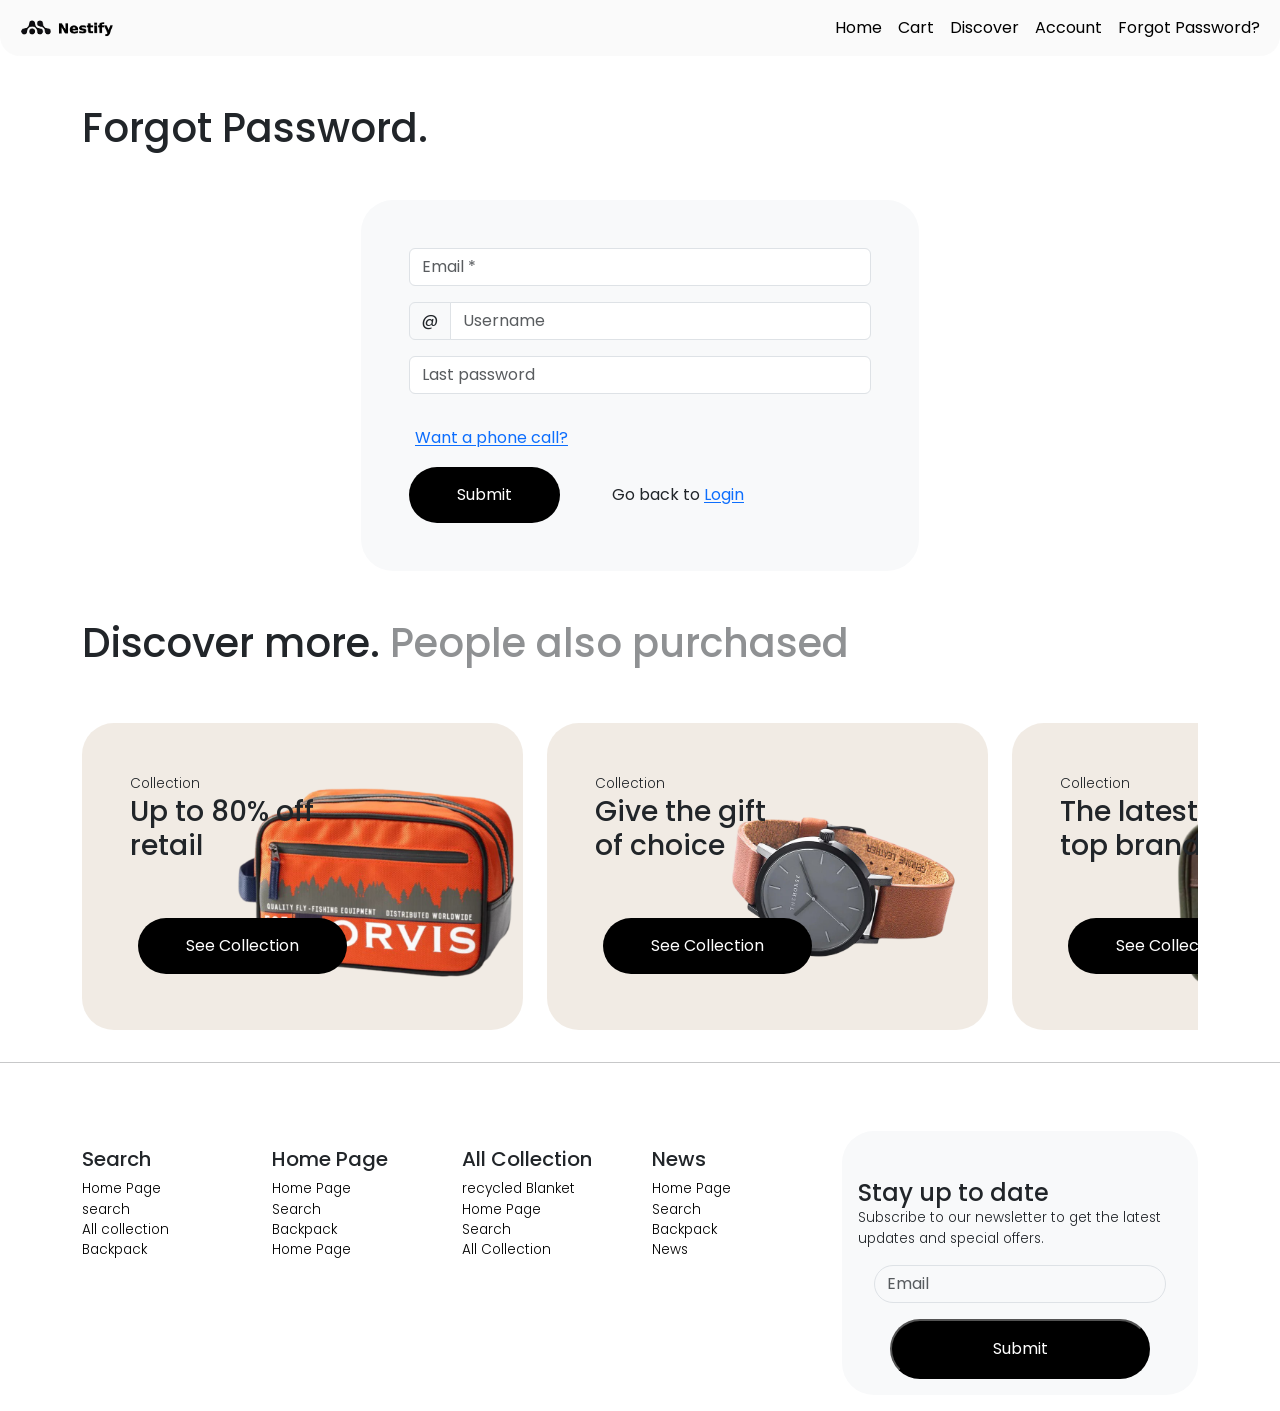
<file: Projects/Nestify/forgot.html>
<!DOCTYPE html>
<html lang="en">

<head>
    <meta charset="UTF-8">
    <meta name="viewport" content="width=device-width, initial-scale=1.0">
    <title> Nestify </title>
    <link rel="shortcut icon" href="assets/images/favicon.png">
    <link rel="stylesheet" href="assets/css/all.min.css">
    <link rel="stylesheet" href="assets/css/media.css">
    <link rel="stylesheet" href="assets/css/style.css">
    <link rel="stylesheet" href="assets/css/bootstrap.min.css">
    <link
    href="https://fonts.googleapis.com/css2?family=Poppins:ital,wght@0,100;0,200;0,300;0,400;0,500;0,600;0,700;0,800;0,900;1,100;1,200;1,300;1,400;1,500;1,600;1,700;1,800;1,900&display=swap"
    rel="stylesheet">
</head>

<body>
    <!-- header Start -->
    <header class="position-sticky top-0">
        <nav class="navbar navbar-expand-lg">
            <div class="container-fluid">
                <div class="col-md-1 col-3"><a href="index.html"><img src="assets/images/logo.png" class="img-fluid"
                            alt=""></a></div>
                <button class="navbar-toggler" type="button" data-bs-toggle="collapse" data-bs-target="#navbarNav"
                    aria-controls="navbarNav" aria-expanded="false" aria-label="Toggle navigation">
                    <span class="navbar-toggler-icon"></span>
                </button>
                <div class="col-11">
                    <div class="collapse navbar-collapse " id="navbarNav">
                        <ul class="navbar-nav ms-auto">
                            <li class="nav-item">
                                <a class="nav-link" aria-current="page" href="index.html">Home</a>
                            </li>
                            <li class="nav-item">
                                <a class="nav-link" href="cart.html">Cart</a>
                            </li>
                            <li class="nav-item">
                                <a class="nav-link" href="discover.html">Discover</a>
                            </li>
                            <li class="nav-item">
                                <a class="nav-link" href="login.html">Account</a>
                            </li>
                            <li class="nav-item">
                                <a class="nav-link active" href="forgot.html">Forgot Password?</a>
                            </li>

                        </ul>
                    </div>
                </div>
            </div>
        </nav>
    </header>
    <!-- header End -->
    <!-- banner start -->

    <section class="login">
        <div class="container">
            <p class="h1 my-5"> Forgot Password. </p>
            <div class="col-lg-6 col-12 rounded-5 bg-light p-5 m-auto mb-5">
                <form>
                <div class="mb-3">
                    <input type="email" class="form-control" id="exampleFormControlInput1" placeholder="Email *"
                        required>
                </div>
                <div class="input-group mb-3">
                    <span class="input-group-text" id="basic-addon1">@</span>
                    <input type="text" class="form-control" placeholder="Username" aria-label="Username *"
                        aria-describedby="basic-addon1">
                </div>
                <div class="mb-3">
                    <input type="password" class="form-control" id="exampleInputPassword1" placeholder="Last password">
                </div>

                <button id="liveAlertBtn" class="pt-3 createAccoBtn border-0 bg-transparent text-primary text-decoration-underline link-offset-1 d-block">Want a phone call?</button>
                <div id="liveAlertPlaceholder" class="mt-3"></div>
                <button type="submit" class="p-3 px-5 rounded-pill uniButton bg-black text-white border-0">Submit</button>
                <span class="pt-3 ps-5 createAccoBtn ">Go back to <a href="login.html"
                        class="text-primary text-decoration-underline link-offset-1">Login </a></span>
            </div>
        </form>



        </div>
    </section>



    <section class="Suggestion">
        <div class="container">
            <div class="row">
                <div class="col-12 mb-5">
                    <p class="h1"> Discover more. <span class="opacity-50">People also purchased</span></p>
                </div>
                <div class="row flex-nowrap overflow-auto">
                    <div class="col-lg-5 col-10 mb-3">
                        <div class="discoverCard rounded-5 p-5 ms-auto"
                            style="background-image: url(assets/images/discoverImg1.png);">
                            <span class="font-thin ">Collection</span>
                            <p class="h3 ">Up to 80% off <br> retail</p>
                            <a href="productDetail.html"
                                class="uniButton bg-black text-white p-3 px-5 text-decoration-none rounded-pill d-inline-block mt-5 m-2">
                                See Collection
                            </a>
                        </div>

                    </div>
                    <div class="col-lg-5 col-10 mb-3">
                        <div class="discoverCard rounded-5 p-5 ms-auto"
                            style="background-image: url(assets/images/discoverImg2.png);">
                            <span class="font-thin ">Collection</span>
                            <p class="h3 ">Give the gift <br> of choice</p>
                            <a href="productDetail.html"
                                class="uniButton bg-black text-white p-3 px-5 text-decoration-none rounded-pill d-inline-block mt-5 m-2">
                                See Collection
                            </a>
                        </div>

                    </div>
                    <div class="col-lg-5 col-10 mb-3">
                        <div class="discoverCard rounded-5 p-5 ms-auto"
                            style="background-image: url(assets/images/discoverImg3.png);">
                            <span class="font-thin ">Collection</span>
                            <p class="h3 ">The latest from<br> top brands</p>
                            <a href="productDetail.html"
                                class="uniButton bg-black text-white p-3 px-5 text-decoration-none rounded-pill d-inline-block mt-5 m-2">
                                See Collection
                            </a>
                        </div>

                    </div>
                    <div class="col-lg-5 col-10 mb-3">
                        <div class="discoverCard rounded-5 p-5 ms-auto"
                            style="background-image: url(assets/images/discoverImg4.png);">
                            <span class="font-thin ">Collection</span>
                            <p class="h3 ">Beauty Collection</p>
                            <a href="productDetail.html"
                                class="uniButton bg-black text-white p-3 px-5 text-decoration-none rounded-pill d-inline-block mt-5 m-2">
                                See Collection
                            </a>
                        </div>

                    </div>
                    <div class="col-lg-5 col-10 mb-3">
                        <div class="discoverCard rounded-5 p-5 ms-auto"
                            style="background-image: url(assets/images/maylike1.png);">
                            <span class="font-thin ">Collection</span>
                            <p class="h3 ">Up to 80% off <br> retail</p>
                            <a href="productDetail.html"
                                class="uniButton bg-black text-white p-3 px-5 text-decoration-none rounded-pill d-inline-block mt-5 m-2">
                                See Collection
                            </a>
                        </div>

                    </div>
                    <div class="col-lg-5 col-10 mb-3">
                        <div class="discoverCard rounded-5 p-5 ms-auto"
                            style="background-image: url(assets/images/maylike2.png);">
                            <span class="font-thin ">Collection</span>
                            <p class="h3 ">Give the gift <br> of choice</p>
                            <a href="productDetail.html"
                                class="uniButton bg-black text-white p-3 px-5 text-decoration-none rounded-pill d-inline-block mt-5 m-2">
                                See Collection
                            </a>
                        </div>
                    </div>
                </div>
            </div>
    </section>

    <footer>
        <hr class="pb-1 pt-5">
        <div class="container">
            <div class="row">
                <div class="col-lg-8 col-12">
                    <div class="col-12">
                        <div class="row">
                            <div class="col-lg-3 py-3 col-6">
                                <p class="h5">Search</p>
                                <ul class="list-unstyled" class="list-unstyled">
                                    <li class="font-thin"><a href="#">Home Page</a></li>
                                    <li class="font-thin"><a href="#">search</a></li>
                                    <li class="font-thin"><a href="#">All collection</a></li>
                                    <li class="font-thin"><a href="#">Backpack</a></li>
                                </ul>
                            </div>
                            <div class="col-lg-3 py-3 col-6">
                                <p class="h5">Home Page</p>
                                <ul class="list-unstyled">
                                    <li class="font-thin"><a href="#">Home Page</a></li>
                                    <li class="font-thin"><a href="#">Search</a></li>
                                    <li class="font-thin"><a href="#">Backpack</a></li>
                                    <li class="font-thin"><a href="#">Home Page</a></li>
                                </ul>
                            </div>
                            <div class="col-lg-3 py-3 col-6">
                                <p class="h5">All Collection</p>
                                <ul class="list-unstyled">
                                    <li class="font-thin"><a href="#">recycled Blanket</a></li>
                                    <li class="font-thin"><a href="#">Home Page</a></li>
                                    <li class="font-thin"><a href="#">Search</a></li>
                                    <li class="font-thin"><a href="#">All Collection</a></li>
                                </ul>
                            </div>
                            <div class="col-lg-3 py-3 col-6">
                                <p class="h5">News</p>
                                <ul class="list-unstyled">
                                    <li class="font-thin"><a href="#">Home Page</a></li>
                                    <li class="font-thin"><a href="#">Search</a></li>
                                    <li class="font-thin"><a href="#">Backpack</a></li>
                                    <li class="font-thin"><a href="#">News</a></li>
                                </ul>
                            </div>
                        </div>
                    </div>
                </div>
                <div class="col-lg-4 col-12">
                    <div class="rounded-5 p-5 px-3 mb-3 pb-0 bg-light">
                        <span class="h4">Stay up to date</span>
                        <p class="font-thin">Subscribe to our newsletter to get the latest updates and special offers.
                        </p>
                        <form>
                            <div class="mb-3 px-3">
                                <input type="email" class="form-control rounded-pill bg-transparent"
                                    id="exampleFormControlInput1" placeholder="Email" required>
                            </div>

                            <div class="col d-flex justify-content-center"><button type="submit"
                                    class="rounded-pill bg-black text-white p-3 mb-3"
                                    style="width: 80%;">Submit</button></div>
                        </form>
                    </div>
                </div>
            </div>
        </div>
    </footer>
    <script>
        const alertPlaceholder = document.getElementById('liveAlertPlaceholder')
        const appendAlert = (message, type) => {
            const wrapper = document.createElement('div')
            wrapper.innerHTML = [
                `<div class="alert alert-${type} alert-dismissible" role="alert">`,
                `   <div>${message}</div>`,
                '   <button type="button" class="btn-close" data-bs-dismiss="alert" aria-label="Close"></button>',
                '</div>'
            ].join('')

            alertPlaceholder.append(wrapper)
        }

        const alertTrigger = document.getElementById('liveAlertBtn')
        if (alertTrigger) {
            alertTrigger.addEventListener('click', () => {
                appendAlert('Cant get a phone call right now, <br> Use email method, it will only take 3-5 working days', 'warning')
            })
        }
    </script>
    <script src="assets/js/bootstrap.bundle.min.js"></script>
</body>

</html>
</file>
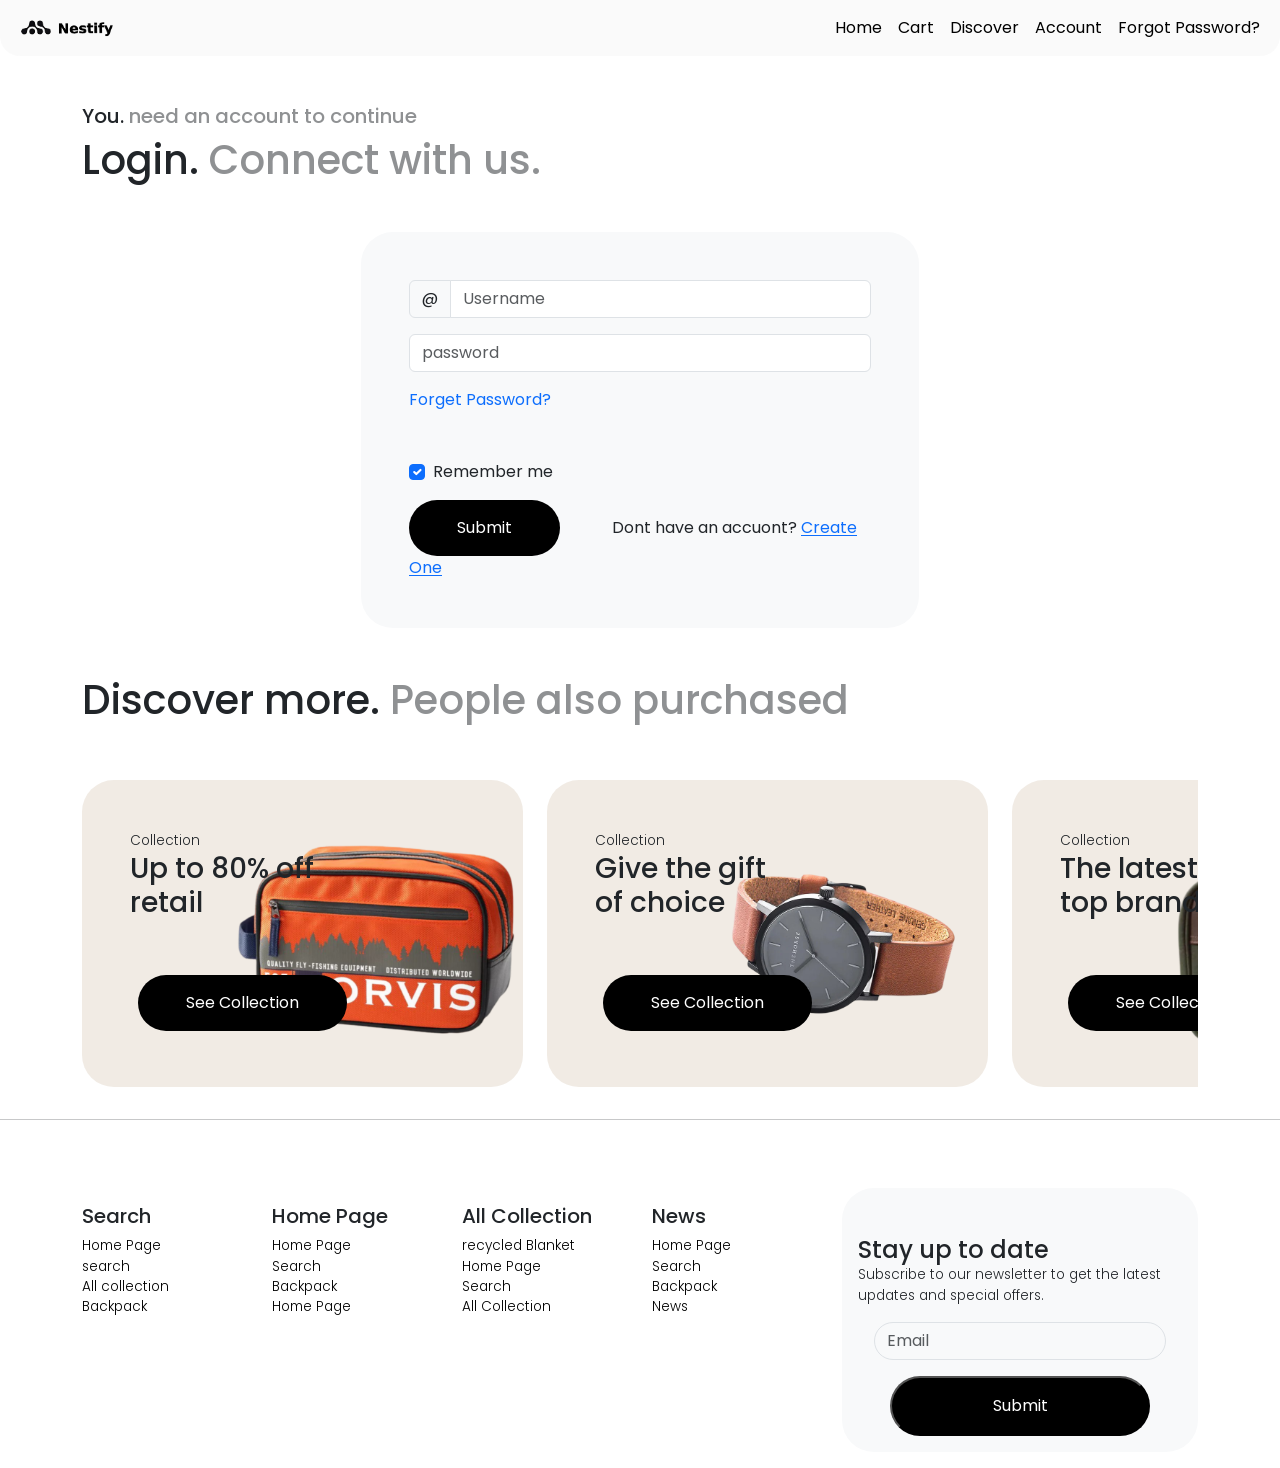
<file: Projects/Nestify/login.html>
<!DOCTYPE html>
<html lang="en">

<head>
    <meta charset="UTF-8">
    <meta name="viewport" content="width=device-width, initial-scale=1.0">
    <title> Nestify </title>
    <link rel="shortcut icon" href="assets/images/favicon.png">
    <link rel="stylesheet" href="assets/css/all.min.css">
    <link rel="stylesheet" href="assets/css/media.css">
    <link rel="stylesheet" href="assets/css/style.css">
    <link rel="stylesheet" href="assets/css/bootstrap.min.css">
    <link
    href="https://fonts.googleapis.com/css2?family=Poppins:ital,wght@0,100;0,200;0,300;0,400;0,500;0,600;0,700;0,800;0,900;1,100;1,200;1,300;1,400;1,500;1,600;1,700;1,800;1,900&display=swap"
    rel="stylesheet">
</head>

<body>
    <!-- header Start -->
    <header class="position-sticky top-0">
        <nav class="navbar navbar-expand-lg">
            <div class="container-fluid">
                <div class="col-md-1 col-3"><a href="index.html"><img src="assets/images/logo.png" class="img-fluid"
                            alt=""></a></div>
                <button class="navbar-toggler" type="button" data-bs-toggle="collapse" data-bs-target="#navbarNav"
                    aria-controls="navbarNav" aria-expanded="false" aria-label="Toggle navigation">
                    <span class="navbar-toggler-icon"></span>
                </button>
                <div class="col-11">
                    <div class="collapse navbar-collapse " id="navbarNav">
                        <ul class="navbar-nav ms-auto">
                            <li class="nav-item">
                                <a class="nav-link" aria-current="page" href="index.html">Home</a>
                            </li>
                            <li class="nav-item">
                                <a class="nav-link" href="cart.html">Cart</a>
                            </li>
                            <li class="nav-item">
                                <a class="nav-link" href="discover.html">Discover</a>
                            </li>
                            <li class="nav-item">
                                <a class="nav-link active" href="login.html">Account</a>
                            </li>
                            <li class="nav-item">
                                <a class="nav-link" href="forgot.html">Forgot Password?</a>
                            </li>

                        </ul>
                    </div>
                </div>
            </div>
        </nav>
    </header>
    <!-- header End -->
    <!-- banner start -->

    <section class="login">
        <div class="container">
            <p class="h5 mt-5"> You. <span class="opacity-50">need an account to continue</span></p>
            <p class="h1 mb-5"> Login. <span class="opacity-50">Connect with us.</span></p>
            <div class="col-lg-6 col-12 rounded-5 bg-light p-5 m-auto mb-5">
                <form>
                    <div class="input-group mb-3">
                        <span class="input-group-text" id="basic-addon1">@</span>
                        <input type="text" class="form-control" placeholder="Username" aria-label="Username"
                            aria-describedby="basic-addon1" required>
                    </div>
                    <div class="mb-5">
                        <input type="password" class="form-control" id="exampleInputPassword1" placeholder="password"
                            required>
                        <a href="forgot.html" class="text-primary d-inline-block mt-3">Forget Password?</a>
                    </div>
                    <div class="form-check mb-3">
                        <input class="form-check-input" type="checkbox" value="" id="flexCheckChecked" checked>
                        <label class="form-check-label" for="flexCheckChecked">
                            Remember me
                        </label>
                    </div>

                    <button type="submit" class="p-3 px-5 rounded-pill bg-black uniButton text-white border-0" >Submit</button>
                    <span class="pt-3 ps-5 createAccoBtn">Dont have an accuont? <a href="signIn.html"
                            class="text-primary text-decoration-underline link-offset-1">Create One</a></span>
                </form>
            </div>



        </div>
    </section>



    <section class="Suggestion">
        <div class="container">
            <div class="row">
                <div class="col-12 mb-5">
                    <p class="h1"> Discover more. <span class="opacity-50">People also purchased</span></p>
                </div>
                <div class="row flex-nowrap overflow-auto">
                    <div class="col-lg-5 col-10 mb-3">
                        <div class="discoverCard rounded-5 p-5 ms-auto"
                            style="background-image: url(assets/images/discoverImg1.png);">
                            <span class="font-thin ">Collection</span>
                            <p class="h3 ">Up to 80% off <br> retail</p>
                            <a href="productDetail.html"
                                class="uniButton bg-black text-white p-3 px-5 text-decoration-none rounded-pill d-inline-block mt-5 m-2">
                                See Collection
                            </a>
                        </div>

                    </div>
                    <div class="col-lg-5 col-10 mb-3">
                        <div class="discoverCard rounded-5 p-5 ms-auto"
                            style="background-image: url(assets/images/discoverImg2.png);">
                            <span class="font-thin ">Collection</span>
                            <p class="h3 ">Give the gift <br> of choice</p>
                            <a href="productDetail.html"
                                class="uniButton bg-black text-white p-3 px-5 text-decoration-none rounded-pill d-inline-block mt-5 m-2">
                                See Collection
                            </a>
                        </div>

                    </div>
                    <div class="col-lg-5 col-10 mb-3">
                        <div class="discoverCard rounded-5 p-5 ms-auto"
                            style="background-image: url(assets/images/discoverImg3.png);">
                            <span class="font-thin ">Collection</span>
                            <p class="h3 ">The latest from<br> top brands</p>
                            <a href="productDetail.html"
                                class="uniButton bg-black text-white p-3 px-5 text-decoration-none rounded-pill d-inline-block mt-5 m-2">
                                See Collection
                            </a>
                        </div>

                    </div>
                    <div class="col-lg-5 col-10 mb-3">
                        <div class="discoverCard rounded-5 p-5 ms-auto"
                            style="background-image: url(assets/images/discoverImg4.png);">
                            <span class="font-thin ">Collection</span>
                            <p class="h3 ">Beauty Collection</p>
                            <a href="productDetail.html"
                                class="uniButton bg-black text-white p-3 px-5 text-decoration-none rounded-pill d-inline-block mt-5 m-2">
                                See Collection
                            </a>
                        </div>

                    </div>
                    <div class="col-lg-5 col-10 mb-3">
                        <div class="discoverCard rounded-5 p-5 ms-auto"
                            style="background-image: url(assets/images/maylike1.png);">
                            <span class="font-thin ">Collection</span>
                            <p class="h3 ">Up to 80% off <br> retail</p>
                            <a href="productDetail.html"
                                class="uniButton bg-black text-white p-3 px-5 text-decoration-none rounded-pill d-inline-block mt-5 m-2">
                                See Collection
                            </a>
                        </div>

                    </div>
                    <div class="col-lg-5 col-10 mb-3">
                        <div class="discoverCard rounded-5 p-5 ms-auto"
                            style="background-image: url(assets/images/maylike2.png);">
                            <span class="font-thin ">Collection</span>
                            <p class="h3 ">Give the gift <br> of choice</p>
                            <a href="productDetail.html"
                                class="uniButton bg-black text-white p-3 px-5 text-decoration-none rounded-pill d-inline-block mt-5 m-2">
                                See Collection
                            </a>
                        </div>
                    </div>
                </div>
            </div>
    </section>

    <footer>
        <hr class="pb-1 pt-5">
        <div class="container">
            <div class="row">
                <div class="col-lg-8 col-12">
                    <div class="col-12">
                        <div class="row">
                            <div class="col-lg-3 py-3 col-6">
                                <p class="h5">Search</p>
                                <ul class="list-unstyled" class="list-unstyled">
                                    <li class="font-thin"><a href="#">Home Page</a></li>
                                    <li class="font-thin"><a href="#">search</a></li>
                                    <li class="font-thin"><a href="#">All collection</a></li>
                                    <li class="font-thin"><a href="#">Backpack</a></li>
                                </ul>
                            </div>
                            <div class="col-lg-3 py-3 col-6">
                                <p class="h5">Home Page</p>
                                <ul class="list-unstyled">
                                    <li class="font-thin"><a href="#">Home Page</a></li>
                                    <li class="font-thin"><a href="#">Search</a></li>
                                    <li class="font-thin"><a href="#">Backpack</a></li>
                                    <li class="font-thin"><a href="#">Home Page</a></li>
                                </ul>
                            </div>
                            <div class="col-lg-3 py-3 col-6">
                                <p class="h5">All Collection</p>
                                <ul class="list-unstyled">
                                    <li class="font-thin"><a href="#">recycled Blanket</a></li>
                                    <li class="font-thin"><a href="#">Home Page</a></li>
                                    <li class="font-thin"><a href="#">Search</a></li>
                                    <li class="font-thin"><a href="#">All Collection</a></li>
                                </ul>
                            </div>
                            <div class="col-lg-3 py-3 col-6">
                                <p class="h5">News</p>
                                <ul class="list-unstyled">
                                    <li class="font-thin"><a href="#">Home Page</a></li>
                                    <li class="font-thin"><a href="#">Search</a></li>
                                    <li class="font-thin"><a href="#">Backpack</a></li>
                                    <li class="font-thin"><a href="#">News</a></li>
                                </ul>
                            </div>
                        </div>
                    </div>
                </div>
                <div class="col-lg-4 col-12">
                    <div class="rounded-5 p-5 px-3 mb-3 pb-0 bg-light">
                        <span class="h4">Stay up to date</span>
                        <p class="font-thin">Subscribe to our newsletter to get the latest updates and special offers.
                        </p>
                        <form>
                            <div class="mb-3 px-3">
                                <input type="email" class="form-control rounded-pill bg-transparent"
                                    id="exampleFormControlInput1" placeholder="Email" required>
                            </div>

                            <div class="col d-flex justify-content-center"><button type="submit"
                                    class="rounded-pill uniButton bg-black text-white p-3 mb-3"
                                    style="width: 80%;">Submit</button></div>
                        </form>
                    </div>
                </div>
            </div>
        </div>
    </footer>
    <script src="assets/js/bootstrap.bundle.min.js"></script>
</body>

</html>
</file>
<file: Projects/A2Z_Furnishing/assets/css/style.css>
/* primary 007074 */
/* seconadary FFC1B4 */
/* tertiary 007074 */
/* bg 034C53 */
header {
  z-index: 99 !important;
  background: #ffffff7c;
  backdrop-filter: blur(15px);
  -webkit-backdrop-filter: blur(6.7px);
  border-radius: 0 0 15px 15px;
}

.nav-link {
  position: relative;
}

.nav-link::before {
  content: '';
  position: absolute;
  bottom: 5px;
  right: 0;
  width: 0;
  height: 1.5px;
  background-color: #000;
  transition: 0.5s;
}

.nav-link:hover::before {
  width: 100%;
  left: 0;
}

.conatiner {
  transition: 1s;
}

.bannerQuote {
  background-color: #f2f8fc;
}

p.heading {
  position: relative;
}

p.heading:after {
  position: absolute;
  content: '';
  box-sizing: border-box;
  width: 100%;
  height: 1px;
  background-color: #000;
  bottom: 0px;
  left: 0px;
}

.featuredProductExplore:hover {
  transform: scale(0.95);
}

.featuredProductExplore:hover img {
  transform: scale(1.05);
}

.featuredProductExplore img {
  transition: 0.5s;
  transition-delay: 0.25s;
}

.featuredProductExplore {
  transition: 0.5s;
}


.exploreContent {
  bottom: 20%;
  left: 15%;
  font-size: 25px;
  font-weight: 900;
  -webkit-text-stroke-width: 1.2px;
  -webkit-text-stroke-color: #00000075;
}

.featuredProductExplore .img-fluid-c {
  transition: 0.5s;
}

.cursor-pointer {
  cursor: pointer;
}

.cursor-disabled {
  cursor: no-drop;
}

.heavyFont {
  font-weight: 700;
}

.bigger {
  font-size: 1.75em;
}

.font-thin {
  font-weight: 300;
}

.sub-icons {
  font-size: 15px;
}

.sub-icons i {
  font-size: 24px !important;
}

.h1 {
  font-family: poppins;
}

.exploreImg img {
  transition: 0.5s cubic-bezier(0.175, 0.885, 0.32, 1.275);
}

.exploreImg:hover img {
  transform: scale(1.05) translateY(-20px);
  box-shadow: 0 1rem 1.05rem rgba(0, 0, 0, 0.266) !important;
}

.uniButton {
  transition: 0.2s ease-out;
}

.uniButton:hover {
  transform: scale(1.05) translateY(-10px);
  box-shadow: 0 10px 20px 0px rgba(0, 0, 0, 0.316);
}

.uniButton:active {
  transform: scale(0.95);
}
.zoomscroll{
  animation: zoomScroll;
  animation-timeline: view();
  animation-range: entry 0% cover 50%;
}
@keyframes zoomScroll {
  0%{
    transform: scale(1.2) translateY(150px);
    filter: blur(20px);

  }
  50%{
    transform: scale(1) translateY(100px);
    filter: blur(10px);
  }
  100%{
    transform: scale(1) translateY(0px);
    filter: blur(0);
  }
}
.zoomscrollAlt{
  animation: zoomScrollAlt;
  animation-timeline: view();
  animation-range: entry -50% cover 50%;
  transition: 0.5s;
}
@keyframes zoomScrollAlt {
  0%{
    transform: scale(1.2) translateY(-300%);
    filter: blur(20px);

  }

  100%{
    visibility: visible;
    transform: scale(1) translateY(0px);
    filter: blur(0);
  }
}
</file>
<file: Projects/A2Z_Furnishing/assets/css/media.css>
@media (max-width: 575px) {
    .bannerContent p {
        font-size: 1.2em !important;
    }

    .bannerContent {
        width: 80%;
    }

    .uniButton {
        padding: 15px 25px !important;
        font-size: 0.8rem;
    }

    .multiCurves {
        border-radius: 0.75rem;
    }

    .bannerQuote {
        padding: 50px 15px;
        margin: 15px;
        font-size: 20px !important;
    }

    .featuredProductExplore .img-fluid-c {
        max-width: 100% !important;
        height: auto !important;
    }

    .featuredProductExplore .img-fluid-c:hover {
        transform: scale(1.1) translateY(-30px);
        box-shadow: 0 0 15px 0 rgba(0, 0, 0, 0.393);
        z-index: 100 !important;
    }

    .featuredProductExplore .img-fluid-c img:hover {
        transform: scale(2) translateY(-300px);
    }
}

@media (min-width:576px) {
    .bannerContent p {
        font-size: 1.2em !important;
    }

    .multiCurves {
        border-radius: 0.75rem;
    }

    .bannerContent {
        width: 80%;
    }

    .bannerQuote {
        padding: 50px 15px;
        margin: 15px;
        font-size: 20px !important;
    }

    .featuredProductExplore .img-fluid-c {
        max-width: 100% !important;
        height: auto !important;
    }

    ::-webkit-scrollbar:hover {
        width: 0px;
    }

    ::-webkit-scrollbar {
        width: 0px;
        height: 0px;
    }

}

@media (min-width:768px) {
    .bannerContent p {
        font-size: 1em !important;
    }

    .bannerContent {
        width: 50%;
    }

    .multiCurves {
        border-radius: 1rem;
    }

    .bannerQuote {
        padding: 50px 25px;
        margin: 40px;
        font-size: 25px !important;
    }

    .overflow-auto::-webkit-scrollbar:hover {
        width: 0px;
    }

    .overflow-auto::-webkit-scrollbar {
        width: 0px;
        height: 85px;
    }

    .overflow-auto::-webkit-scrollbar-thumb {
        background-image: url(../images/woodenTexture2.jpg);
        background-attachment: fixed;
        background-size: contain;
        border-radius: 1.5rem;
    }

}

@media (min-width:992px) {
    .featuredProductExplore .img-fluid-c {
        max-width: unset !important;
        height: 500px !important;
        box-shadow: 0 0 15px 0 rgba(0, 0, 0, 0.393);
    }

    .featuredProductExplore .img-fluid-c:active {
        transform: scale(1.2) translateX(-180px);
    }
}
</file>
<file: Projects/CoffeeMarket/assets/css/stylesheet.css>
@font-face {
    font-family: 'Kanit';
    src: url('../fonts/../fonts/Kanit-Black.woff2') format('woff2'),
        url('../fonts/Kanit-Black.woff') format('woff');
    font-weight: 900;
    font-style: normal;
    font-display: swap;
}

@font-face {
    font-family: 'Kanit';
    src: url('../fonts/Kanit-BlackItalic.woff2') format('woff2'),
        url('../fonts/Kanit-BlackItalic.woff') format('woff');
    font-weight: 900;
    font-style: italic;
    font-display: swap;
}

@font-face {
    font-family: 'Kanit';
    src: url('../fonts/Kanit-Bold.woff2') format('woff2'),
        url('../fonts/Kanit-Bold.woff') format('woff');
    font-weight: bold;
    font-style: normal;
    font-display: swap;
}

@font-face {
    font-family: 'Kanit';
    src: url('../fonts/Kanit-BoldItalic.woff2') format('woff2'),
        url('../fonts/Kanit-BoldItalic.woff') format('woff');
    font-weight: bold;
    font-style: italic;
    font-display: swap;
}

@font-face {
    font-family: 'Kanit';
    src: url('../fonts/Kanit-ExtraBold.woff2') format('woff2'),
        url('../fonts/Kanit-ExtraBold.woff') format('woff');
    font-weight: bold;
    font-style: normal;
    font-display: swap;
}

@font-face {
    font-family: 'Kanit';
    src: url('../fonts/Kanit-ExtraBoldItalic.woff2') format('woff2'),
        url('../fonts/Kanit-ExtraBoldItalic.woff') format('woff');
    font-weight: bold;
    font-style: italic;
    font-display: swap;
}

@font-face {
    font-family: 'Kanit';
    src: url('../fonts/Kanit-ExtraLight.woff2') format('woff2'),
        url('../fonts/Kanit-ExtraLight.woff') format('woff');
    font-weight: 200;
    font-style: normal;
    font-display: swap;
}

@font-face {
    font-family: 'Kanit';
    src: url('../fonts/Kanit-ExtraLightItalic.woff2') format('woff2'),
        url('../fonts/Kanit-ExtraLightItalic.woff') format('woff');
    font-weight: 200;
    font-style: italic;
    font-display: swap;
}

@font-face {
    font-family: 'Kanit';
    src: url('../fonts/Kanit-Italic.woff2') format('woff2'),
        url('../fonts/Kanit-Italic.woff') format('woff');
    font-weight: normal;
    font-style: italic;
    font-display: swap;
}

@font-face {
    font-family: 'Kanit';
    src: url('../fonts/Kanit-Light.woff2') format('woff2'),
        url('../fonts/Kanit-Light.woff') format('woff');
    font-weight: 300;
    font-style: normal;
    font-display: swap;
}

@font-face {
    font-family: 'Kanit';
    src: url('../fonts/Kanit-Medium.woff2') format('woff2'),
        url('../fonts/Kanit-Medium.woff') format('woff');
    font-weight: 500;
    font-style: normal;
    font-display: swap;
}

@font-face {
    font-family: 'Kanit';
    src: url('../fonts/Kanit-LightItalic.woff2') format('woff2'),
        url('../fonts/Kanit-LightItalic.woff') format('woff');
    font-weight: 300;
    font-style: italic;
    font-display: swap;
}

@font-face {
    font-family: 'Kanit';
    src: url('../fonts/Kanit-MediumItalic.woff2') format('woff2'),
        url('../fonts/Kanit-MediumItalic.woff') format('woff');
    font-weight: 500;
    font-style: italic;
    font-display: swap;
}

@font-face {
    font-family: 'Kanit';
    src: url('../fonts/Kanit-SemiBold.woff2') format('woff2'),
        url('../fonts/Kanit-SemiBold.woff') format('woff');
    font-weight: 600;
    font-style: normal;
    font-display: swap;
}

@font-face {
    font-family: 'Kanit';
    src: url('../fonts/Kanit-Regular.woff2') format('woff2'),
        url('../fonts/Kanit-Regular.woff') format('woff');
    font-weight: normal;
    font-style: normal;
    font-display: swap;
}

@font-face {
    font-family: 'Kanit';
    src: url('../fonts/Kanit-SemiBoldItalic.woff2') format('woff2'),
        url('../fonts/Kanit-SemiBoldItalic.woff') format('woff');
    font-weight: 600;
    font-style: italic;
    font-display: swap;
}

@font-face {
    font-family: 'Kanit';
    src: url('../fonts/Kanit-Thin.woff2') format('woff2'),
        url('../fonts/Kanit-Thin.woff') format('woff');
    font-weight: 100;
    font-style: normal;
    font-display: swap;
}

@font-face {
    font-family: 'Kanit';
    src: url('../fonts/Kanit-ThinItalic.woff2') format('woff2'),
        url('../fonts/Kanit-ThinItalic.woff') format('woff');
    font-weight: 100;
    font-style: italic;
    font-display: swap;
}
</file>
<file: Projects/CoffeeMarket/assets/css/style.css>
* {
    margin: 0;
    padding: 0;
    box-sizing: border-box;
    scroll-behavior: smooth
}

.container {
    max-width: 1200px;
    margin: 0 auto;
    scroll-behavior: smooth
}

.container-fluid {
    max-width: 100%;
}

body {
    font-size: var(--fs-24);
    font-family: 'kanit';
    color: var(--secondary-color);
    scroll-behavior: smooth
}

.row {
    display: flex;
    flex-wrap: wrap;
    justify-content: center;
}

.col-1 {
    width: 8.33%;
}

.col-2 {
    width: 16.66%;
}

.col-3 {
    width: 25%;
}

.col-4 {
    width: 33.33%;
}

.col-5 {
    width: 41.66%;
}

.col-6 {
    width: 50%;
}

.col-7 {
    width: 58.33%;
}

.col-8 {
    width: 66.66%;
}

.col-9 {
    width: 75%;
}

.col-10 {
    width: 83.33%;
}

.col-11 {
    width: 91.66%;
}

.col-12 {
    width: 100%;
}

.col-1,
.col-2,
.col-3,
.col-4,
.col-5,
.col-6,
.col-7,
.col-8,
.col-9,
.col-10,
.col-11,
.col-12 {
    padding: 10px;
    margin: 10px 0;
}

:root {
    --primary-color: #c0aa83;
    --secondary-color: #242424;
    --white: #fff;
    --fs-14: 14px;
    --fs-18: 18px;
    --fs-24: 24px;
    --fs-60: 60px;
    --fw-300: 300;
    --fw-400: 400;
    --fw-500: 500;
    --fw-700: 700;
    --fw-900: 900;
}

.d-flex {
    display: flex;
    flex-wrap: wrap;
}

.d-none {
    display: none;
}

.justify-center {
    justify-content: center;
}

.align-center {
    align-items: center;
}

.justify-between {
    justify-content: space-between;
}

.justify-end {
    justify-content: flex-end;
}

a {
    color: var(--white);
    text-decoration: none;
    transition: .2s;
}

.overflow-hidden {
    overflow: hidden;
}

img {
    display: block;
    max-width: 100%;
}

ul li {
    list-style: none;
}

/* header start */
header {
    position: absolute;
    z-index: 99;
    width: 100%;
}

header a img {
    max-width: 100%;
}

header .menu {
    justify-items: end;
    z-index: 99;
}

header .menu ul li {
    padding-left: 12px;
    display: inline-block;
    color: var(--white);
    transition: 0.2s;
    position: relative;
    font-size: var(--fs-18);
    font-weight: var(--fw-700);
}

header .menu ul li i {
    transition: 0.5s;
    font-size: var(--fs-14);
}

header .menu ul:first-child li a:hover {
    color: var(--primary-color);
}

header .menu ul li a:hover i {
    transform: rotate(90deg);
}

header .menu ul li:first-child a {
    color: var(--primary-color);
}

header .menu ul li:nth-last-child(2) {
    padding-left: 35px;
}

header .menu ul li .submenu ul li {
    display: block;
    font-weight: var(--fw-400);
    background: var(--white);
    padding: 10px;
}

header .menu ul li ul li:nth-last-child(2),
header .menu ul li ul li {
    padding-left: 10px;
}

header .menu ul li .submenu {
    visibility: hidden;
    opacity: 0;
    position: absolute;
    top: 140px;
    width: 150px;
    transition: 0.5s;
}

header .menu ul li:hover .submenu {
    opacity: 1;
    top: 25px;
    visibility: visible;
}

header .menu ul li ul li:hover {
    background: var(--primary-color);
    color: var(--white);
}

header .menu ul li ul li a:first-child {
    color: var(--secondary-color);
}

header .menu ul li header .menu-home ul li:first-child a {
    color: var(--primary-color);
}

header .menu ul:first-child li:first-child {
    color: var(--primary-color);
}

header .menu ul li .submenu ul li a:hover,
header .menu ul li .submenu ul li:hover a {
    color: var(--white);
}

header .menu ul li:last-child a:hover i,
header .menu ul li:nth-last-child(2) a:hover i {
    transform: rotate(0);
}

.toggle-menu i {
    color: var(--white);
    padding-right: 35px;
}


/* header end */
/* banner start */
.banner {
    background: url(../images/Banner.png);
    background-size: cover;
    max-width: 100%;
    position: relative;
    top: 0;
    background-attachment: fixed;
    background-position: center;
    padding: 200px 0;
}

.banner::after {
    position: absolute;
    content: '';
    box-sizing: border-box;
    background-image: url('../images/downpaper.png');
    width: 100%;
    height: 54px;
    bottom: 0;
}

.banner-content img {
    max-width: 100%;
    margin: 0 auto;
}

.banner-content {
    text-align: center;
    color: var(--white);
}

.banner-content a {
    padding: 15px 30px;
    font-weight: var(--fw-500);
    font-size: var(--fs-18);
    background-color: rgba(192, 170, 131, 0.454);
    border: 2px solid white;
    border-radius: 10px;
}

.banner-content a:hover {
    background-color: var(--white);
    color: var(--secondary-color);
}

/* banner end */
/* about start */
.about {
    margin: 25px;
    background-image: url(../images/about-bg.png);
    background-repeat: no-repeat;
    background-size: contain;
}

.about span {
    color: var(--primary-color);
    font-weight: var(--fw-900);
}

.about h2 {
    line-height: 0.8;
    font-size: var(--fs-60);
    font-weight: var(--fw-900);
}

.about p {
    padding: 35px 0;
}

.about .about-content p {
    margin: 0 0 50px;
    padding: 0 0 25px;
    font-size: var(--fs-14);
    font-weight: var(--fw-300);
}

.about h4 {
    font-weight: var(--fw-700);
}

/* about end */
/* products start */
.products {
    background-color: var(--secondary-color);
    position: relative;
    overflow: hidden;
}

.head-bgeffect {
    left: 50%;
    transform: translate(-35%);
    top: -50px;
    position: absolute;
    font-weight: var(--fw-900);
    color: var(--white);
    opacity: 0.05;
    overflow: hidden;
    font-size: 120px;
}

.products ul li {
    position: relative;
    font-weight: var(--fw-500);
    font-size: var(--fs-18);
    list-style: none;
    padding: 0 10px;
    color: var(--white);
}

.products ul li:first-child::after {
    position: absolute;
    content: '';
    width: 100%;
    background-color: var(--primary-color);
    height: 1.85px;
    bottom: 0;
    left: 0;
}

.products h5 {
    color: var(--primary-color);
    font-size: var(--fs-18);
}

.products h2 {
    color: var(--white);
    line-height: 0.8;
    padding-bottom: 65px;
    font-size: var(--fs-60);
}

.products .products-cards h5 {
    font-size: var(--fw-500);
    transition: .5s;
    color: var(--secondary-color);
}

.products .products-cards:hover h5 {
    color: var(--primary-color);
}

.products .products-card-head .products-cards {
    background-color: var(--white);
    text-align: center;
    margin: 0 5px;
    color: var(--primary-color);
    font-weight: var(--fw-700);
}

.products .products-card-head .products-cards img {
    padding: 30px;
}

.products .products-card-head .products-cards h5 {
    font-weight: var(--fw-700);
    margin-bottom: 25px;
}

.products .products-card-head .products-cards p {
    font-size: var(--fs-14);
    color: var(--secondary-color);
    font-weight: var(--fw-300);
    margin: 20px;
    width: 100%;
}

.products .products-card-head .products-cards span {
    color: var(--secondary-color);
    font-weight: var(--fw-300);
    text-decoration: line-through;
    opacity: 0.5;
    padding-right: 10px;
}

.products .products-card-head .products-cards a {
    background-color: var(--primary-color);
    font-size: var(--fs-14);
    margin: 40px;
    padding: 15px;
    width: 100%;
}

.products .products-card-head .products-cards a:hover {
    background-color: var(--secondary-color);
}

.products .products-viewall a {
    color: var(--primary-color);
    border: 2px solid var(--primary-color);
    padding: 15px 40px;
    font-weight: var(--fw-700);
    margin-bottom: 75px;
    font-size: var(--fs-18);
}

.products .products-viewall a:hover {
    color: var(--secondary-color);
    background-color: var(--white);
    border: 2px double var(--secondary-color);
}

/* Products end */
/* delivery start */
.delivery {
    margin: 100px 0;
    font-size: var(--fs-18);
}

.delivery h3 {
    font-size: var(--fs-60);
    font-weight: var(--fw-700);
    line-height: 1.1;
}

.delivery p {
    font-size: var(--fs-18);
    font-weight: var(--fw-300);
    margin-top: 30px;
}

.delivery h4 {
    margin-top: 50px;
    color: var(--primary-color);
    font-weight: var(--fw-700);
}

.delivery .delivery-viewall a {
    background-color: var(--primary-color);
    border: 2px solid var(--primary-color);
    padding: 15px 40px;
    font-weight: var(--fw-700);
    margin: 25px 0;
}

.delivery .delivery-viewall a:hover {
    color: var(--secondary-color);
    background-color: var(--white);
    border: 2px solid var(--secondary-color);
}

.delivery ul li {
    list-style: none;
}

.delivery ul li a {
    margin: 8px 20px 0 0;
    color: var(--secondary-color);
    font-weight: var(--fw-700);
}

.delivery ul li a:hover {
    color: var(--primary-color);
}

/* delivery end */
/* dealership start */
.dealership {
    margin: 75px 30px;
}

.dealership .dealership-img {
    padding: 50px 0;
    font-weight: var(--fw-700);
    line-height: .8;
    background-image: url(../images/dealership-bg.png);
    background-repeat: no-repeat;
    background-position: right;
    background-size: contain;
}

.dealership .dealership-img h2 {
    color: var(--primary-color);
    font-size: 120px;
}

.dealership h3 {
    font-size: var(--fs-60);
    line-height: 1;
}

.dealership .dealership-content {
    font-weight: var(--fw-300);
    font-size: var(--fs-18);
}

.dealership .dealership-content a {
    background-color: var(--secondary-color);
    padding: 8px 30px;
    border: 2px solid var(--secondary-color);
    font-size: var(--fs-18);
    font-weight: var(--fw-500);
    margin: 15px 15px 15px 0;
    letter-spacing: .8px;
}

.dealership .dealership-content div a {
    background-color: var(--primary-color);
    border: 2px solid var(--primary-color);
}

.dealership .dealership-content a:hover {
    background-color: var(--white);
    color: var(--secondary-color);
    border: 2px solid var(--secondary-color);
}

/* dealership end */
/* testimonial start */
.testimonials {
    background-image: url(../images/coffee_parallax.jpg);
    background-size: cover;
    background-attachment: fixed;
    background-repeat: no-repeat;
    text-align: center;
    padding: 80px 0;
}

.testimonials .testimonial-head h2 {
    color: var(--white);
    font-size: var(--fs-60);
    line-height: 0.8;
}

.testimonials .testimonial-head h5 {
    color: var(--primary-color);
}

.testimonials .testimonial-card {
    color: var(--white);
    font-weight: var(--fw-500);
    padding: 75px 20px;
    border: 5px solid var(--primary-color);
}

.testimonials .testimonial-card h5 {
    font-size: var(--fs-18);
}

.testimonials.testimonial-card span {
    font-size: var(--fs-14);
}

.testimonials .testimonial-card p {
    padding: 20px 60px;
}

.testimonials .testimonial-card i {
    font-size: var(--fs-60);
}

.testimonials .arrowslider a {
    background-color: var(--primary-color);
    padding: 10px 20px;
}

/* testimonial end */
/* discount start */
.discount .discount-content {
    border-radius: 15px;
    padding: 100px 0;
    background-color: #f6f6f6;
    text-align: center;
    background-image: url(../images/discount-bg.png);
    background-size: contain;
    background-repeat: no-repeat;
    background-position: 50% 100%;
}

.discount .discount-content h5 {
    color: var(--primary-color);
}

.discount .discount-content h2 {
    font-size: var(--fs-60);
    line-height: 0.75;
}

.discount .discount-content p {
    font-size: var(--fs-18);
    font-weight: var(--fw-300);
    padding: 0 80px;
    margin-bottom: 50px;
}

.discount .discount-content img {
    margin: 0 auto;
    justify-content: center;
    padding: 80px 0 50px;
}

.discount .discount-content a {
    background-color: var(--primary-color);
    border: 2px solid var(--primary-color);
    padding: 8px 60px;
    font-size: var(--fs-18);
    font-weight: var(--fw-500);
}

.discount .discount-content a:hover {
    background-color: var(--white);
    color: var(--secondary-color);
    border: 2px solid var(--secondary-color);
}

.discount .discount-image {
    background-image: url(../images/discount-coffee-back.png);
    background-size: cover;
    border-radius: 15px;
}

/* discount end */
/* blog start */
.blog {
    position: relative;
    overflow: hidden
}

.blog .blog-title {
    padding: 100px 0 30px;
}

.blog .blog-title .head-bgeffect {
    opacity: 0.1;
    color: var(--secondary-color);
    top: 50px;
}

.blog .blog-title h5 {
    color: var(--primary-color);
    font-weight: var(--fw-700);
}

.blog .blog-title h2 {
    line-height: 0.5;
    font-size: var(--fs-60);
    font-weight: var(--fw-700);
}

.blog .blog-card h3 {
    padding: 20px 0;
    font-size: 36px;
    color: var(--primary-color);
    line-height: 1;
    transition: 0.5s;
}

.blog .blog-card p {
    font-size: var(--fs-18);
    font-weight: var(--fw-300);
}

.blog .info {
    background-color: #f6f6f6;
    font-size: 16px;
    font-weight: var(--fw-300);
    width: 100%;
    margin-top: 50px;
    padding: 15px 0;
}

.blog .info h4 {
    color: var(--primary-color);
    font-size: 48px;
    padding-right: 10px;
    transition: .5s;
}

.blog .info a {
    color: var(--secondary-color);
    display: flex;
    align-items: center;
}

.blog .info:hover h4 {
    color: var(--secondary-color);
}

.blog .info .view-comment {
    font-size: var(--fs-14);
}

.blog .info .date,
.blog .info .view-comment {
    margin: 0 auto;
    line-height: 1;
}

.blog img {
    transition: .5s;
    width: 100%;
    height: 100%;
}

.blog img:hover {
    transform: scale(1.15);
}

.blog .blog-card h3:hover {
    color: var(--secondary-color);
}

.blog .blog-readmore a {
    font-weight: var(--fw-500);
    color: var(--primary-color);
    background-color: var(--white);
    font-size: var(--fs-18);
    border: 1px solid var(--primary-color);
    padding: 12px 35px;
}

.blog .blog-readmore a:hover {
    color: var(--white);
    background-color: var(--secondary-color);
    border: 1px solid var(--secondary-color);
}

/* blog end */
/* footer start */
.subscribe {
    background-color: var(--primary-color);
    width: 80%;
    font-size: 36px;
    font-weight: var(--fw-900);
    margin: 0 auto;
    transform: translateY(50%);
}

.subscribe .subscribe-content h3 {
    color: var(--white);
    line-height: 1;
}

.subscribe .subscribe-form input {
    padding: 15px 15px 16px;
    flex-grow: 2;
}

.subscribe .subscribe-form button {
    padding: 17px 26px 16px;
    background-color: var(--secondary-color);
    border: 2px solid var(--secondary-color);
    font-weight: var(--fw-700);
    color: var(--white);
    transition: 0.2s;
}

.subscribe .subscribe-form button:hover {
    background-color: var(--primary-color);
    color: #242424;
}

.subscribe .subscribe-contact li .subs-app-icon {
    font-size: 24px;
    background-color: #ffffff66;
    height: 50px;
    width: 50px;
    margin: 10px;
    transition: .2s;
}

.subscribe .subscribe-contact li .subs-app-icon:hover {
    transform: scale(1.2);
}

footer {
    padding: 180px 10px;
    background-color: var(--secondary-color);
    background-blend-mode: darken;
    background-image: url(../images/footer_map.png);
    color: var(--white);
    font-weight: var(--fw-300);
    font-size: var(--fs-18);
}

footer .footer-content p {
    color: #ffffff80;
    font-size: var(--fs-14);
    padding: 10px 50px 10px 0;
}

.footer .footer-contact ul li:first-child,
.footer .footer-contact ul li:nth-child(2) {
    color: #ffffff80;
}

.footer h2 {
    font-size: 30px;
    font-weight: var(--fw-700);
    color: var(--primary-color);
}

.footer .footer-explore ul li,
.footer .footer-contact ul li {
    list-style: none;
    padding: 5px 0;
}

.footer .footer-explore ul li a {
    margin: 8px 50px 0 0;
    font-weight: var(--fw-700);
}

.footer .footer-explore ul li i,
.footer .footer-contact ul li i {
    font-weight: var(--fw-700);
    font-size: var(--fs-14);
    color: var(--primary-color);
}

.footer a:hover {
    color: var(--primary-color);
}

/* footer end */
</file>
<file: Projects/CoffeeMarket/assets/css/media.css>
@media (max-width: 575px) {
    .toggle-menu{
        justify-content: flex-end;
    }
    .col-12-none{
        display: none;
    }
    .testimonials .arrowslider {
        display: none;
    }
    .discount-image{
        display: none;
    }
    footer {
        padding: 300px 10px;
    }
} 

@media (min-width:576px) {
    .col-sm-1 {
        width: 8.33%;
    }

    .col-sm-2 {
        width: 16.66%;
    }

    .col-sm-3 {
        width: 25%;
    }

    .col-sm-4 {
        width: 33.33%;
    }

    .col-sm-5 {
        width: 41.66%;
    }

    .col-sm-6 {
        width: 50%;
    }

    .col-sm-7 {
        width: 58.33%;
    }

    .col-sm-8 {
        width: 66.66%;
    }

    .col-sm-9 {
        width: 75%;
    }

    .col-sm-10 {
        width: 83.33%;
    }

    .col-sm-11 {
        width: 91.66%;
    }

    .col-sm-12 {
        width: 100%;
    }
    .container-fluid {
        padding: 0 36px;
    }
    .testimonials .arrowslider {
        display: none;
    }

}

@media (min-width:768px) {
    .col-md-1 {
        width: 8.33%;
    }

    .col-md-2 {
        width: 16.66%;
    }

    .col-md-3 {
        width: 25%;
    }

    .col-md-4 {
        width: 33.33%;
    }

    .col-md-5 {
        width: 41.66%;
    }

    .col-md-6 {
        width: 50%;
    }

    .col-md-7 {
        width: 58.33%;
    }

    .col-md-8 {
        width: 66.66%;
    }

    .col-md-9 {
        width: 75%;
    }

    .col-md-10 {
        width: 83.33%;
    }

    .col-md-11 {
        width: 91.66%;
    }

    .col-md-12 {
        width: 100%;
    }
    .container-fluid {
        padding: 0 36px;
    }
    .testimonials .arrowslider {
        display: none;
    }
    .delivery-img{
        display: flex;
    }
}

@media (min-width:992px) {
    .col-lg-1 {
        width: 8.33%;
    }

    .col-lg-2 {
        width: 16.66%;
    }

    .col-lg-3 {
        width: 25%;
    }

    .col-lg-4 {
        width: 33.33%;
    }

    .col-lg-5 {
        width: 41.66%;
    }

    .col-lg-6 {
        width: 50%;
    }

    .col-lg-7 {
        width: 58.33%;
    }

    .col-lg-8 {
        width: 66.66%;
    }

    .col-lg-9 {
        width: 75%;
    }

    .col-lg-10 {
        width: 83.33%;
    }

    .col-lg-11 {
        width: 91.66%;
    }

    .col-lg-12 {
        width: 100%;
    }
    .d-lg-flex{
        display: flex;
    }
    .d-lg-none{
        display: none;
        visibility: hidden;
    }
    .container-fluid {
        padding: 0 50px;
    }
    .testimonials .arrowslider {
        display: flex;
    }
    
    .delivery-img{
        display: flex;
    }
    .head-bgeffect {
        font-size: 180px;
    }
}

@media (min-width:1200px) {
    .col-xl-1 {
        width: 8.33%;
    }

    .col-xl-2 {
        width: 16.66%;
    }

    .col-xl-3 {
        width: 25%;
    }

    .col-xl-4 {
        width: 33.33%;
    }
    .col-xl-5 {
        width: 41.66%;
    }

    .col-xl-6 {
        width: 50%;
    }
    .col-xl-7 {
        width: 58.33%;
    }

    .col-xl-8 {
        width: 66.66%;
    }

    .col-xl-9 {
        width: 75%;
    }

    .col-xl-10 {
        width: 83.33%;
    }

    .col-xl-11 {
        width: 91.66%;
    }

    .col-xl-12 {
        width: 100%;
    }
    .container-fluid {
        padding: 0 100px;
    }
    .testimonials .arrowslider {
        display: flex;
    }
    
    .delivery-img{
        display: flex;
    }
}

@media (min-width:1400px) {
    .col-xxl-1 {
        width: 8.33%;
    }

    .col-xxl-2 {
        width: 16.66%;
    }

    .col-xxl-3 {
        width: 25%;
    }

    .col-xxl-4 {
        width: 33.33%;
    }

    .col-xxl-5 {
        width: 41.66%;
    }

    .col-xxl-6 {
        width: 50%;
    }

    .col-xxl-7 {
        width: 58.33%;
    }

    .col-xxl-8 {
        width: 66.66%;
    }

    .col-xxl-9 {
        width: 75%;
    }

    .col-xxl-10 {
        width: 83.33%;
    }

    .col-xxl-11 {
        width: 91.66%;
    }

    .col-xxl-12 {
        width: 100%;
    }
    .container-fluid {
        padding: 0 160px;
    }
    .testimonials .arrowslider {
        display: flex;
    }
    
    .delivery-img{
        display: flex;
    }
}
</file>
<file: Projects/Dekoro/assets/css/stylesheet.css>
@font-face {
    font-family: 'Manrope';
    src: url('../fonts/Manrope-Bold.woff2') format('woff2'),
        url('../fonts/Manrope-Bold.woff') format('woff');
    font-weight: bold;
    font-style: normal;
    font-display: swap;
}

@font-face {
    font-family: 'Manrope';
    src: url('../fonts/Manrope-Light.woff2') format('woff2'),
        url('../fonts/Manrope-Light.woff') format('woff');
    font-weight: 300;
    font-style: normal;
    font-display: swap;
}

@font-face {
    font-family: 'Manrope';
    src: url('../fonts/Manrope-ExtraLight.woff2') format('woff2'),
        url('../fonts/Manrope-ExtraLight.woff') format('woff');
    font-weight: 200;
    font-style: normal;
    font-display: swap;
}

@font-face {
    font-family: 'Manrope';
    src: url('../fonts/Manrope-ExtraBold.woff2') format('woff2'),
        url('../fonts/Manrope-ExtraBold.woff') format('woff');
    font-weight: bold;
    font-style: normal;
    font-display: swap;
}

@font-face {
    font-family: 'Manrope';
    src: url('../fonts/Manrope-Medium.woff2') format('woff2'),
        url('../fonts/Manrope-Medium.woff') format('woff');
    font-weight: 500;
    font-style: normal;
    font-display: swap;
}

@font-face {
    font-family: 'Manrope';
    src: url('../fonts/Manrope-SemiBold.woff2') format('woff2'),
        url('../fonts/Manrope-SemiBold.woff') format('woff');
    font-weight: 600;
    font-style: normal;
    font-display: swap;
}

@font-face {
    font-family: 'Manrope';
    src: url('../fonts/Manrope-Regular.woff2') format('woff2'),
        url('../fonts/Manrope-Regular.woff') format('woff');
    font-weight: normal;
    font-style: normal;
    font-display: swap;
}
</file>
<file: Projects/Dekoro/assets/css/media.css>
@media (max-width: 575px) {
    .collection .collection-content h2 {
        font-size: 24px;
    }
    .product-card .sub-card-arr{
        width: 28ex;
    }
    .button-yb{
        padding: 12px 25px;
        font-size: 12px;
    }
    .product .icon-info i{
        font-size: 30px;
    }
}

@media (min-width:576px) {
    .collection .collection-content h2 {
        font-size: 24px;
    }
    .product-card .sub-card-arr{
        width: 25ex;
    }
    .button-yb{
        padding: 12px 25px;
        font-size: 12px;
    }
    .product .icon-info i{
        font-size: 40px;
    }
}

@media (min-width:768px) {
    .collection .collection-content h2 {
        font-size: 24px;
    }
    .product-card .sub-card-arr{
        width: 25ex;
    }
    .button-yb{
        padding: 15px 40px;
        font-size: 18px;
    }
    .product .icon-info i{
        font-size: 50px;
    }
}

@media (min-width:992px) {
    .collection .collection-content h2 {
        font-size: 24px;
    }
    .product-card .sub-card-arr{
        width: 28ex;
    }
}

@media (min-width:1200px) {
    .product-card .sub-card-arr {
        width: 30ex;
    }
}

@media (min-width:1400px) {
    .product-card .sub-card-arr {
        width: 30ex;
    }
}
</file>
<file: Projects/Dekoro/assets/css/style.css>
* {
    margin: 0;
    padding: 0;
    box-sizing: border-box;
}
.container {
    max-width: 1140px;
    margin: 0 auto;
}
.container-fluid {
    max-width: 100%;
    margin: 0 auto;
} 
body {
    font-size: 24px;
    font-family: 'Manrope';
    color: black;
}
::-webkit-scrollbar {
    width: 0;
  }
  ::-webkit-scrollbar-track {
    background: transparent;
  }
  ::-webkit-scrollbar-thumb {
    background: transparent;
    border-radius: 43px;
  }
  ::-webkit-scrollbar-thumb:hover {
    background: transparent;
  }
.bg-primary{
    background-color: #f6e4a6!important;
}

:root {
    --primary-color: #f6e4a6;
    --secondary-color: #f0c328;
}
.d-flex {
    display: flex;
    flex-wrap: wrap;
}
.justify-center {
    justify-content: center;
}

.align-center {
    align-items: center;
}
.justify-between {
    justify-content: space-between;
}
.justify-end{
    justify-content: flex-end;
}
a{
    text-decoration: none;
    color: unset;
    transition: 0.2s;
}
img{
    max-width: 100%;
}
ul li{
    list-style: none;
}
/* header start */
header {
    background-color: #f6e4a6;
    width: 100%;
    z-index: 99;
}
header a img {
    max-width: 100%;
}
header .menu {
    justify-items: end;
    z-index: 99;
}
header .menu ul li{
    padding-left: 12px;
    transition: 0.2s;
    position: relative;
    font-size: 16px;
    font-weight: 500;
    color: black;
}
header .menu ul li:first-child::after{
    position: absolute;
    content: '';
    width: 100%;
    background-color: black;
    height: 1.85px;
    bottom: 0;
    left: 0;
}
header .menu ul li .submenu ul li:hover a,header .menu ul li .submenu-m ul li:hover a{
    color: #f6e4a6;
    transform: translateX(10px);
}
header .menu ul li .submenu ul li,header .menu ul li .submenu-m ul li  {
    display: block;
    font-weight:400;
    padding: 15px 20px;
}
header .menu ul li .submenu,header .menu ul li .submenu-m{
    visibility: hidden;
    opacity: 0;
    position: absolute;
    background: white;
    top: 30px;
    border-radius: 0 0 10px 10px;
    transition: 0.5s;
    z-index: 1;
}
header .menu ul li .submenu-m{
    min-width: 500px;
}
header .menu ul li .submenu-m ul li:first-child{
    font-weight: 700;
}
header .menu ul li:hover .submenu, header .menu ul li:hover .submenu-m{
    opacity: 1;
    visibility: visible;
}
header ul li i{
   font-size: 18px;
   padding-right: 10px;
}
header .menu ul li .submenu .submenu-img img{
    transition: 0.5s;
    border: 1px solid black;
    border-radius: 10px;
}
header .menu ul li .submenu .submenu-img img:hover{
    transform: translate(10px,-10px);
}

header .menu ul li .submenu .submenu-img{
    width: 700px;
    text-align: center;
}
header .menu ul li .submenu .submenu-img ul li img{
    width: 100%;
}
/* header end */
/* banner start */
.button-yb{
    margin: 0 auto;
    background-color: #f0c328;
    /* padding: 15px 40px; */
    border-radius: 50px;
    /* font-size: 18px; */
    font-weight: 700;
    transition: 0.5s;
    border: 1px solid black;
    letter-spacing: 1.25px;
}
.button-yb i{
    transition: 0.5s;
}
.button-yb:hover i{
    padding: 0 15px;
}
.button-yb:hover{
    background-color: black;
    color: white;
    padding: 15px 50px;
}
.banner{
    padding: 100px 0;
    background-color: #f6e4a6;
}
.banner .banner-content {
    padding: 100px 0;
}
.banner img{
    width: 100%;
    border-radius: 25px;
    border: 1px solid black;
}
.banner .banner-content h2{
    font-size: 60px;
    font-weight: 700;
    line-height: 1.2;
}
.banner .banner-content span{
    font-size: 24px;
    color: #666666;
    font-weight:400;
}
/* banner end */
/* discover start */
.discover .discover-content{
    padding: 50px;
    font-size: 24px;
    text-align: center;
}

.product-card {
    justify-content: space-around;
}
.product-card .sub-card{
    background-color: #d6ddd5;
    border-radius: 20px;
    font-size: 16px;
    margin: 10px;
    padding: 20px;
    position: relative;
    font-weight: 700;
    overflow: hidden;
}
.product-card .sub-card-arr span{
    font-size: 14px;
    display: flex;
    padding: 10px;
}
.product-card .sub-card-arr:hover img{
    transform: scale(1.2);
}
.product-card-head{
    padding: 10px;
    margin: 10px;
}
.product-card .sub-card-arr{
    border: 1px solid black;
    border-radius: 20px;
    font-size: 16px;
    position: relative;
    font-weight: 700;
    margin-top: 10px;
    
}
.product-card .sub-card img{
    width: 100%;
    transition: 0.5s;
    transform: scale(1.15);
    z-index: -1;
}
.product-card .sub-card-arr img{
    width: 100%;
    z-index: -1;
    transition: 0.5s;
}
.product-card .sub-card:hover img{
    transform: scale(1.3);
}
.product-card .sub-card span{
   font-size: 14px;
   padding: 5px 0;
   color: #666666;
   display: block;
}

.product-card .sub-card i{
    position: absolute;
    bottom: 5px;
    right: 5px;
    font-size: 18px;
    padding: 20px 23px;
    border-radius: 100%;
    color: white;
    transform: rotate(45deg);
    background-color: #2b2b2b;
    transition: 0.5s;
    z-index: 1;
}

.product-card .sub-card-arr i{
    position: absolute;
    bottom: 5px;
    right: 5px;
    font-size: 18px;
    padding: 23px;
    border-radius: 100%;
    color: white;
    background-color: #2b2b2b;
    transition: 0.5s;
    z-index: 1;
}
.product-card .sub-card-arr:hover i{
    background-color: #f0c328;
    color: black;
}
.product-card .sub-card:hover i{
    transform: translate(-5px, -5px) rotate(90deg);
}
.discover marquee{
    font-size: 18px;
    font-weight: 300;
    color: white;
    background-color: #2b2b2b;
    padding: 20px 0;
    margin: 50px 0;
}
.discover marquee i{
    padding: 0 20px;
}
/* discover end */
/* arrival start */
.arrival{
    margin: 50px 0;
}
.arrival .arrival-content h3{
    font-size: 36px;
}
.arrival .arrival-content a:first-child{
    background-color: #f0c328;
}
.arrival .arrival-content a{
    background-color: transparent;
    padding: 5px 22px;
    border-radius: 50px;
    font-size: 14px;
    font-weight: 500;
    border: 1px solid black;
}
/* arrival end */
/* collection start */
.collection .collection-content{
    padding: 200px 0;
    background-color: black;
    text-align: center;
    border-radius: 0 30px 30px 0;
}
.collection .collection-content span{
    font-size: 14px;
    margin: 0 auto;
    color: white;
}
.collection .collection-content h2{
    /* font-size: 60px; */
    color: white;
    padding: 50px 0;
    font-weight: 700;
}
.collection .collection-image{
    max-width: 100%;
    background-image: url(../images/collection-side.jpg);
    background-size: cover;
    border-radius: 30px 0 0 30px;
    background-position: center;
}
/* collection end */
/* producta start */
.product .product-content h3{
    font-size: 36px;
}
.product .product-content a:first-child{
    background-color: #f0c328;
}
.product .product-content i{
    background-color: transparent;
    padding: 15px 16px;
    margin-right: 5px;
    border-radius: 50%;
    font-size: 24px;
    border: 1px solid black;
}
.shop-now .shop-card{
    border: 1px solid black;
    border-radius: 10px;
    padding: 20px 0 200px 10px;
    background-image: url(../images/blog-03.jpg);
    background-size: cover;
}
.shop-now .shop-card h4{
    font-size: 24px;
}
.shop-now .shop-card span{
    padding: 20px 50px 30px 0;
    font-size: 18px;
}
.shop-card a{
    margin: 0;
}

.button-yb:hover a,.shop-card:hover a{
    background-color: black;
    color: white;
    padding: 15px 50px;
}

.shop-now .shop-card:first-child{
    background-image: url(../images/fea-side1.jpg);
}
.product .icon-info i{
    /* margin: 10px 50%;    */
    display: block;
    /* font-size: 50px; */
    padding: 20px;
}
.product .icon-info{
    text-align: center;
    font-size: 20;
    font-weight: 700;
    padding: 20px;
}
.product .icon-info span{
    display: block;
    font-size: 14px;
    font-weight:400;
}
/* producta end */
/* blog start */
.blog{
    padding: 100px 0;
    background-color: #f6e4a6;
}
.blog .blog-content h4{
    font-size: 20px;
    padding-bottom: 10px;
    font-weight: 700;
}
.blog .blog-content i{
    color: #f0c328;
    padding: 20px 0;
    font-size: 18px;
}
.blog .blog-content .icon-top i{
    position: absolute;
    top: 15px;
    right: 15px;
    border-radius: 50%;
    padding: 10px 12px;
    background-color: black;
    font-size: 24px;
    color: white;
}
.blog .blog-content{
    font-size:16px;
    position: relative;
    font-weight: 300;
    background-color: white;
    border-radius: 25px;
    padding: 50px 25px;
}
.blog .blog-img{
    background-image: url(../images/style1-tes-01.png);
    background-size: contain;
    background-repeat: no-repeat;
    background-position: center;
}
/* blog end */
/* footer start */
footer{
    background-color: black;
    padding: 150px 50px;
    color: white;
}
footer p{
    font-size: 18px;
    font-weight: 300;
    color: #8e8e8e;
}
footer a{
    color: #8e8e8e;
    font-size: 14px;
}
footer img{
    max-width: 50%;
    padding-bottom: 30px;
}
footer h4{
    display: block;
    font-size: 24px;
}
footer i{
    padding: 0 10px;
}
footer span{
    color: #f0c328;
    font-size: 18px;
    /* padding: 15px 75px 0 0; */
    display: block;
}
footer ul li{
    display: block;
}
footer ul{
    padding-top: 10px;
}
/* footer end */
</file>
<file: Projects/Nestify/assets/css/media.css>
@media (max-width: 575px) {
    .subtotal::after{
        width: 0;
    }

    .cartContent{
        display: block !important;
    }
    .cartImg{
        display: block !important;
        width: 30% !important;
      }
      .createAccoBtn{
        display: block;
    }
    .mayAlso, .likings{
      display: unset !important;
    }
}

@media (min-width:768px) {
    .subtotal::after{
        position: absolute;
        content: '';
        box-sizing: border-box;
        width: 0.5px;
        height: 100%;
        top: 0;
        background-color: black;
      }
      .cartImg{
        max-width: 30% !important;
      }
      .mayAlso, .likings {
        display: flex !important;
      }

}
</file>
<file: Projects/Nestify/assets/css/style.css>
/* header start */
body {
  font-family: poppins !important;
}

header,
.product {
  background: #f5f5f5;
  backdrop-filter: blur(8px);
  -webkit-backdrop-filter: blur(6.7px);
  border-radius: 0 0 20px 20px;
}

ul li .nav-link {

  position: relative;

}

ul li .nav-link::before {
  content: '';
  position: absolute;
  bottom: 5px;
  right: 0;
  width: 0;
  height: 1.5px;
  background-color: black;
  transition: 0.5s;
}

ul li .nav-link:hover::before {
  width: 100%;
  left: 0;
}

::-webkit-scrollbar:hover {
  width: 5px;

}

::-webkit-scrollbar {
  width: 0px;
  height: 10px;
}

::-webkit-scrollbar-track {
  background: white;
}

::-webkit-scrollbar-thumb {
  background: #f1ebe4;
  border-radius: 2rem;
}

header {
  z-index: 99 !important;
  background: #f5f5f583 !important;
}

i {
  transition: 0.2s;
}

a {
  text-decoration: none !important;
  color: black !important;
}

i:hover {
  transform: scale(1.2);
}

.discoverCard {
  background-size: contain;
  background-repeat: no-repeat;
  background-color: #F1EBE4;
  background-position: 100%;
}

.arrivalImg .img-fluid {
  background-size: contain;
  background-repeat: no-repeat;
}

.mayAlso .discoverCard {
  background-size: 140%
}

.product-img {
  background-color: #dadada93;
  backdrop-filter: blur(12.5px);
  -webkit-backdrop-filter: blur(6.7px);
}

.bannerImgBG {
  background-color: #f5f5f5;
  background-image: url(../images/sofaBannerBG.png);
  background-position: 0 95%;
  background-size: contain;
  background-repeat: no-repeat;
}

.cartImg {
  background-color: #f5f5f5;

}

.priceButton {
  border: 2px solid #29c261;
  color: #29c261;
  font-weight: 600;
}

.crossArrow {
  transform: rotate(-45deg);
}

.font-thin {
  font-weight: 300 !important;
  font-size: 0.85em;
}

.progress {
  width: 70%;
}

.checkoutDetails {
  background-color: #f5f5f5;
}

.paypalExpress img {
  cursor: not-allowed;
}

p.breaker {
  position: relative;
}

p.breaker::after {
  position: absolute;
  content: '';
  box-sizing: border-box;
  width: 45%;
  height: 1px;
  background-color: #000000;
  top: 50%;
  transform: translateY(-50%);
  left: 0px;
}

p.breaker::before {
  position: absolute;
  content: '';
  box-sizing: border-box;
  width: 45%;
  height: 1px;
  background-color: #000000;
  top: 50%;
  transform: translateY(-50%);
  right: 0px;
}

.sizeBox {
  cursor: pointer;
}

.fontHeavy {
  font-weight: 700 !important;
}

.cartContent {
  font-size: clamp(20px, unset, 100px) !important;
}
.uniButton{
  transition: 0.2s ease-out;
}
.uniButton:hover{
  transform: scale(1.05) translateY(-10px);
  box-shadow: 0 10px 20px 0px rgba(0, 0, 0, 0.316);
}
.uniButton:active{
  transform: scale(0.95);
}
</file>
